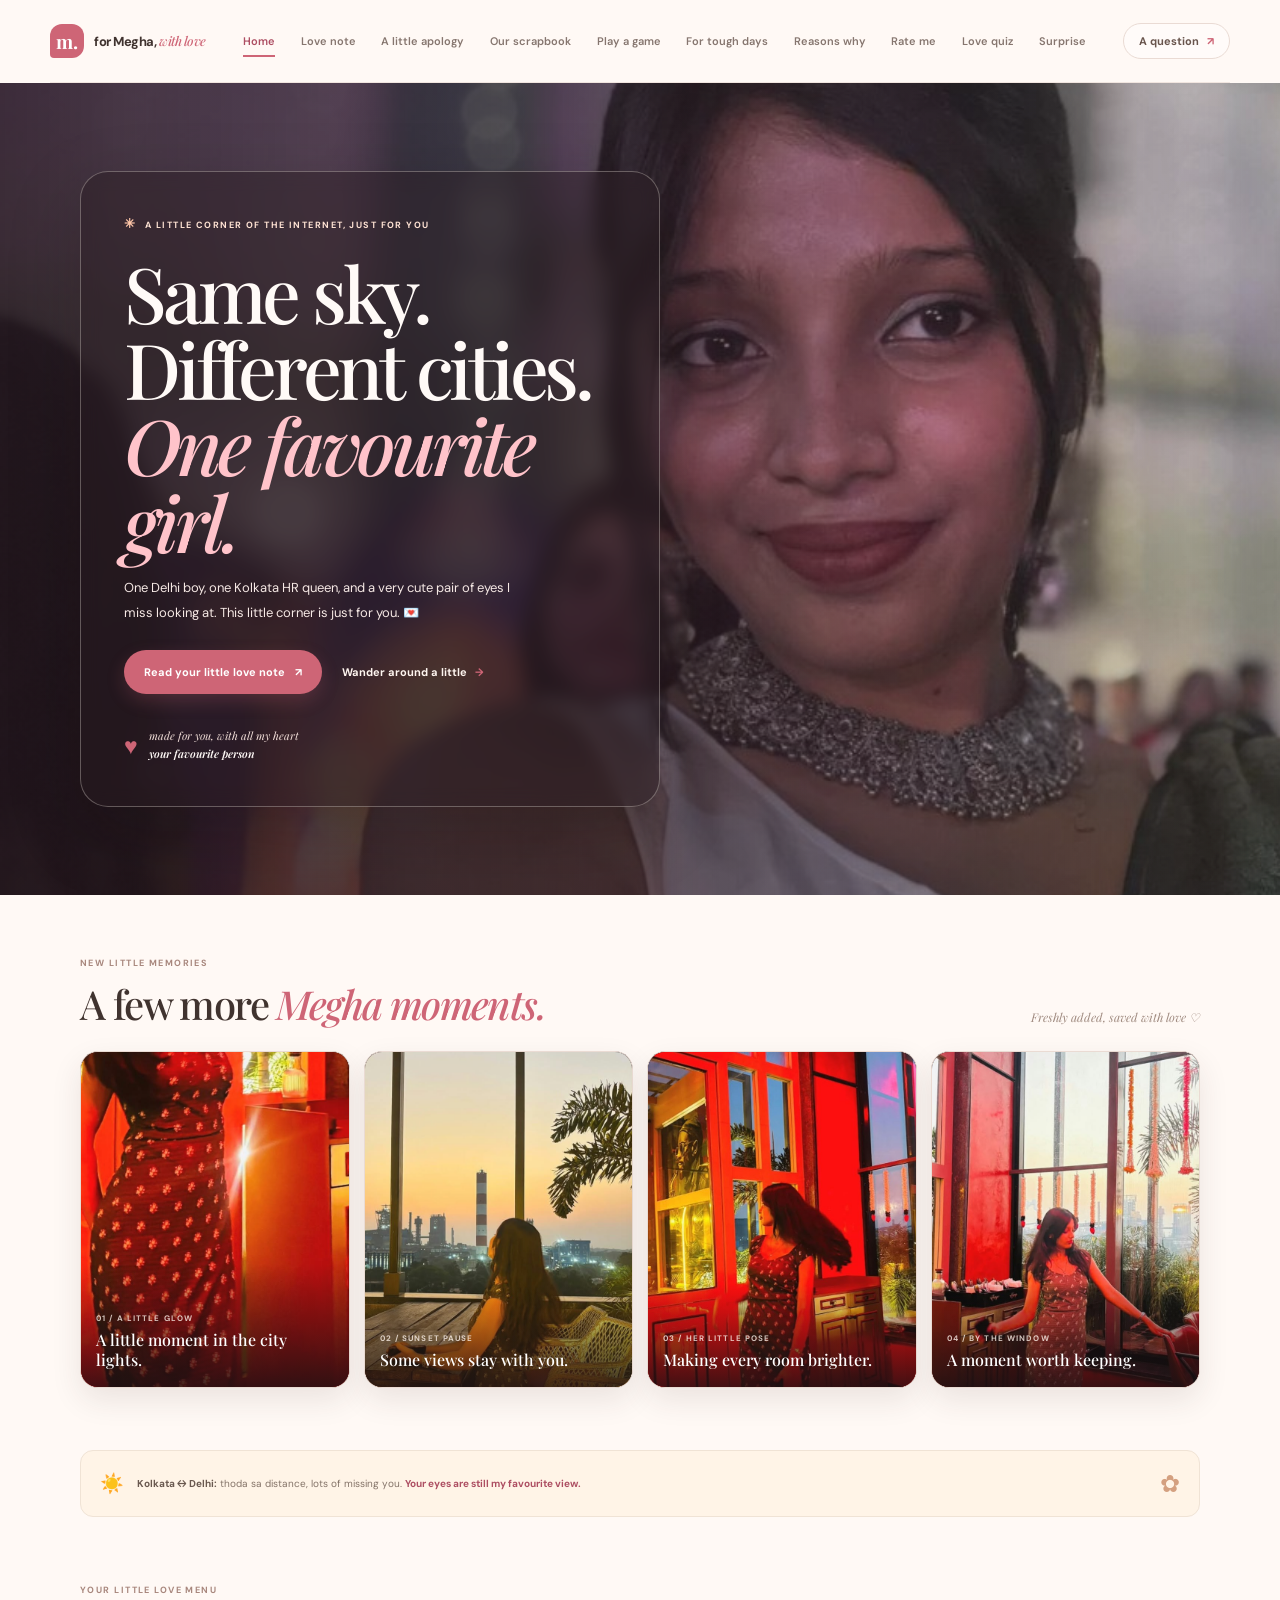
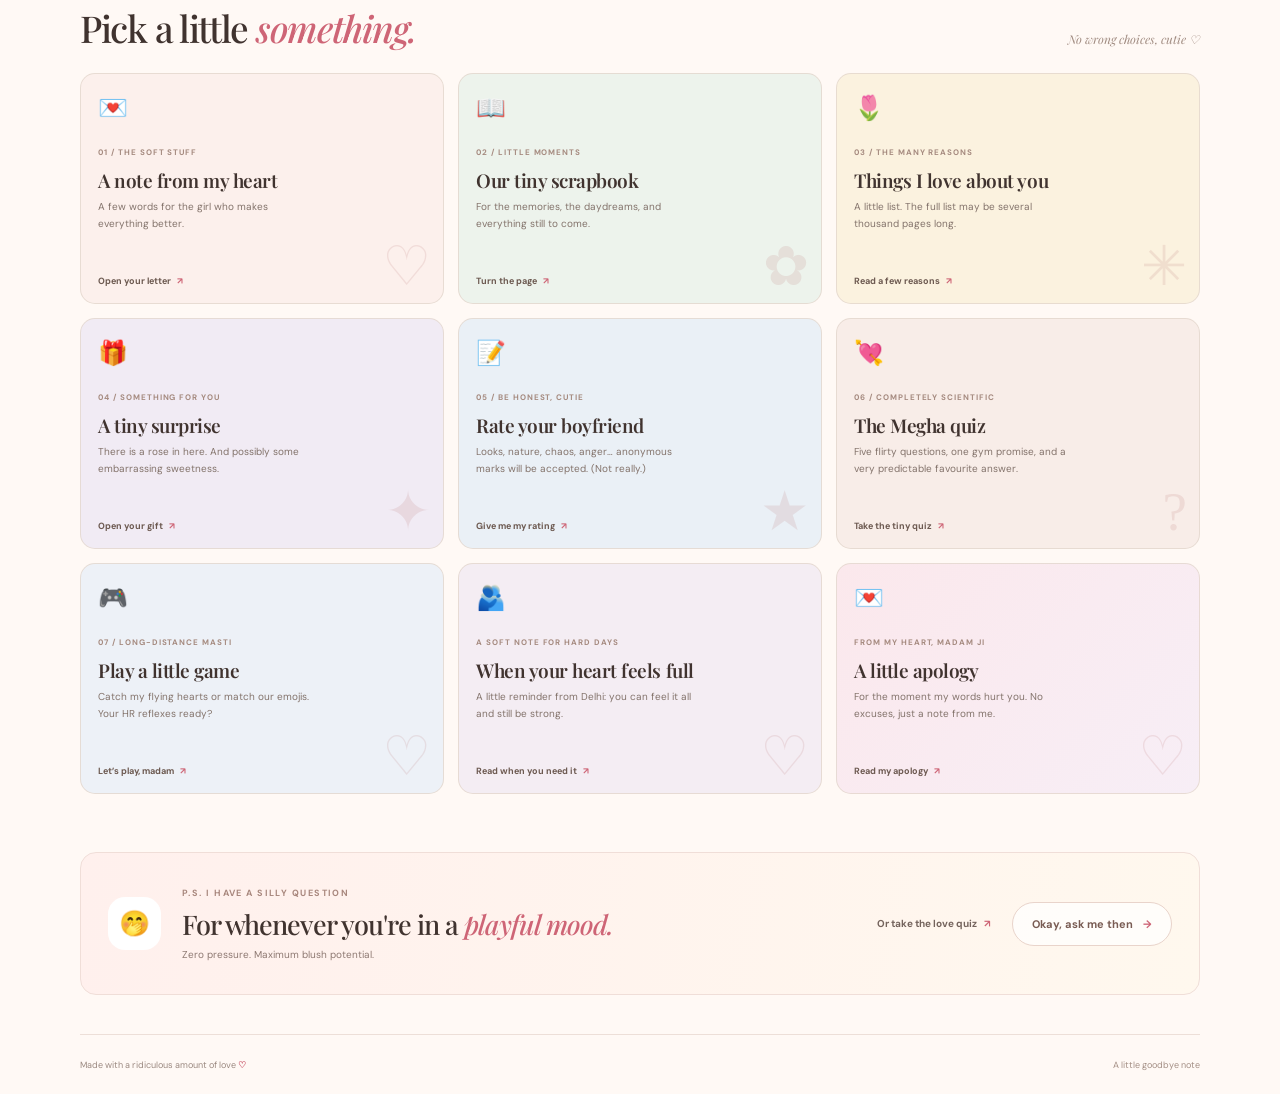
<file: index.html>
<!doctype html>
<html lang="en">
<head>
  <meta charset="utf-8">
  <meta name="viewport" content="width=device-width, initial-scale=1">
  <meta name="theme-color" content="#fff8f4">
  <meta name="description" content="A little corner of the internet, made with love for Megha Sinha.">
  <title>For Megha, with love ♡</title>
  <link rel="preconnect" href="https://fonts.googleapis.com">
  <link rel="preconnect" href="https://fonts.gstatic.com" crossorigin>
  <link href="https://fonts.googleapis.com/css2?family=DM+Sans:wght@400;500;600;700&family=Playfair+Display:ital,wght@0,500;0,600;0,700;1,500;1,600&display=swap" rel="stylesheet">
  <link rel="stylesheet" href="/static/styles.css">
</head>
<body>
  <header class="site-header">
    <a class="brand" href="/home" aria-label="Megha, home"><span class="brand-mark">m.</span><span>for Megha, <em>with love</em></span></a>
    <nav class="site-nav" aria-label="Main navigation">
      <a class="active" href="/home">Home</a><a href="/love">Love note</a><a href="/sorry">A little apology</a><a href="/memories">Our scrapbook</a><a href="/game">Play a game</a><a href="/promise">For tough days</a><a href="/reasons">Reasons why</a><a href="/rate">Rate me</a><a href="/quiz">Love quiz</a><a href="/surprise">Surprise</a>
    </nav>
    <a class="header-pill" href="/question">A question <span>↗</span></a>
  </header>

  <main>
    <section class="home-hero">
      <img class="home-hero-background" src="/static/photos/megha-garba-portrait.jpg" alt="Megha smiling in her green saree" fetchpriority="high">
      <div class="hero-copy">
        <div class="eyebrow"><span class="sparkle">✳</span> A LITTLE CORNER OF THE INTERNET, JUST FOR YOU</div>
        <h1>Same sky.<br>Different cities.<br><em>One favourite girl.</em></h1>
        <p class="hero-description">One Delhi boy, one Kolkata HR queen, and a very cute pair of eyes I miss looking at. This little corner is just for you. 💌</p>
        <div class="hero-actions"><a class="button button-primary" href="/love">Read your little love note <span>↗</span></a><a class="text-link" href="/memories">Wander around a little <span>→</span></a></div>
        <div class="hero-signature"><span class="signature-heart">♥</span><span>made for you, with all my heart<br><strong>your favourite person</strong></span></div>
      </div>
    </section>

    <section class="home-moments" aria-labelledby="home-moments-title">
      <div class="home-moments-heading">
        <div><p class="eyebrow">NEW LITTLE MEMORIES</p><h2 id="home-moments-title">A few more <em>Megha moments.</em></h2></div>
        <span>Freshly added, saved with love ♡</span>
      </div>
      <div class="home-moments-grid">
        <figure class="home-moment-card">
          <img src="/static/photos/megha-evening-look.jpg" alt="Megha in a black floral outfit under warm evening lights" loading="lazy">
          <figcaption><span>01 / A LITTLE GLOW</span><strong>A little moment in the city lights.</strong></figcaption>
        </figure>
        <figure class="home-moment-card">
          <img src="/static/photos/megha-sunset-view.jpg" alt="Megha looking out at the sunset from a rooftop" loading="lazy">
          <figcaption><span>02 / SUNSET PAUSE</span><strong>Some views stay with you.</strong></figcaption>
        </figure>
        <figure class="home-moment-card">
          <img src="/static/photos/megha-red-room.jpg" alt="Megha in her floral outfit in a bright red room" loading="lazy">
          <figcaption><span>03 / HER LITTLE POSE</span><strong>Making every room brighter.</strong></figcaption>
        </figure>
        <figure class="home-moment-card">
          <img src="/static/photos/megha-window-moment.jpg" alt="Megha by a tall window in her floral dress" loading="lazy">
          <figcaption><span>04 / BY THE WINDOW</span><strong>A moment worth keeping.</strong></figcaption>
        </figure>
      </div>
    </section>

    <section class="welcome-strip"><span class="strip-icon">☀️</span><p><strong>Kolkata ↔ Delhi:</strong> thoda sa distance, lots of missing you. <span>Your eyes are still my favourite view.</span></p><span class="strip-flower">✿</span></section>

    <section class="section-block">
      <div class="section-heading"><div><p class="eyebrow">YOUR LITTLE LOVE MENU</p><h2>Pick a little <em>something.</em></h2></div><span class="section-side-note">No wrong choices, cutie ♡</span></div>
      <div class="feature-grid">
        <a class="feature-card feature-letter" href="/love"><span class="feature-emoji">💌</span><span class="feature-count">01 / THE SOFT STUFF</span><h3>A note from my heart</h3><p>A few words for the girl who makes everything better.</p><span class="feature-link">Open your letter <b>↗</b></span><span class="feature-decoration">♡</span></a>
        <a class="feature-card feature-scrapbook" href="/memories"><span class="feature-emoji">📖</span><span class="feature-count">02 / LITTLE MOMENTS</span><h3>Our tiny scrapbook</h3><p>For the memories, the daydreams, and everything still to come.</p><span class="feature-link">Turn the page <b>↗</b></span><span class="feature-decoration">✿</span></a>
        <a class="feature-card feature-reasons" href="/reasons"><span class="feature-emoji">🌷</span><span class="feature-count">03 / THE MANY REASONS</span><h3>Things I love about you</h3><p>A little list. The full list may be several thousand pages long.</p><span class="feature-link">Read a few reasons <b>↗</b></span><span class="feature-decoration">✳</span></a>
        <a class="feature-card feature-surprise" href="/surprise"><span class="feature-emoji">🎁</span><span class="feature-count">04 / SOMETHING FOR YOU</span><h3>A tiny surprise</h3><p>There is a rose in here. And possibly some embarrassing sweetness.</p><span class="feature-link">Open your gift <b>↗</b></span><span class="feature-decoration">✦</span></a>
        <a class="feature-card feature-rate" href="/rate"><span class="feature-emoji">📝</span><span class="feature-count">05 / BE HONEST, CUTIE</span><h3>Rate your boyfriend</h3><p>Looks, nature, chaos, anger… anonymous marks will be accepted. (Not really.)</p><span class="feature-link">Give me my rating <b>↗</b></span><span class="feature-decoration">★</span></a>
        <a class="feature-card feature-quiz" href="/quiz"><span class="feature-emoji">💘</span><span class="feature-count">06 / COMPLETELY SCIENTIFIC</span><h3>The Megha quiz</h3><p>Five flirty questions, one gym promise, and a very predictable favourite answer.</p><span class="feature-link">Take the tiny quiz <b>↗</b></span><span class="feature-decoration">?</span></a>
        <a class="feature-card feature-game" href="/game"><span class="feature-emoji">🎮</span><span class="feature-count">07 / LONG-DISTANCE MASTI</span><h3>Play a little game</h3><p>Catch my flying hearts or match our emojis. Your HR reflexes ready?</p><span class="feature-link">Let’s play, madam <b>↗</b></span><span class="feature-decoration">♡</span></a>
        <a class="feature-card feature-promise" href="/promise"><span class="feature-emoji">🫂</span><span class="feature-count">A SOFT NOTE FOR HARD DAYS</span><h3>When your heart feels full</h3><p>A little reminder from Delhi: you can feel it all and still be strong.</p><span class="feature-link">Read when you need it <b>↗</b></span><span class="feature-decoration">♡</span></a>
        <a class="feature-card feature-sorry" href="/sorry"><span class="feature-emoji">💌</span><span class="feature-count">FROM MY HEART, MADAM JI</span><h3>A little apology</h3><p>For the moment my words hurt you. No excuses, just a note from me.</p><span class="feature-link">Read my apology <b>↗</b></span><span class="feature-decoration">♡</span></a>
      </div>
    </section>

    <section class="question-banner"><span class="question-banner-emoji">🤭</span><div><p class="eyebrow">P.S. I HAVE A SILLY QUESTION</p><h2>For whenever you're in a <em>playful mood.</em></h2><p>Zero pressure. Maximum blush potential.</p></div><a class="text-link quiz-banner-link" href="/quiz">Or take the love quiz <span>↗</span></a><a class="button button-outline" href="/question">Okay, ask me then <span>→</span></a></section>
    <footer class="site-footer"><span>Made with a ridiculous amount of love <b>♡</b></span><a href="/goodbye">A little goodbye note</a></footer>
  </main>
</body>
</html>
</file>
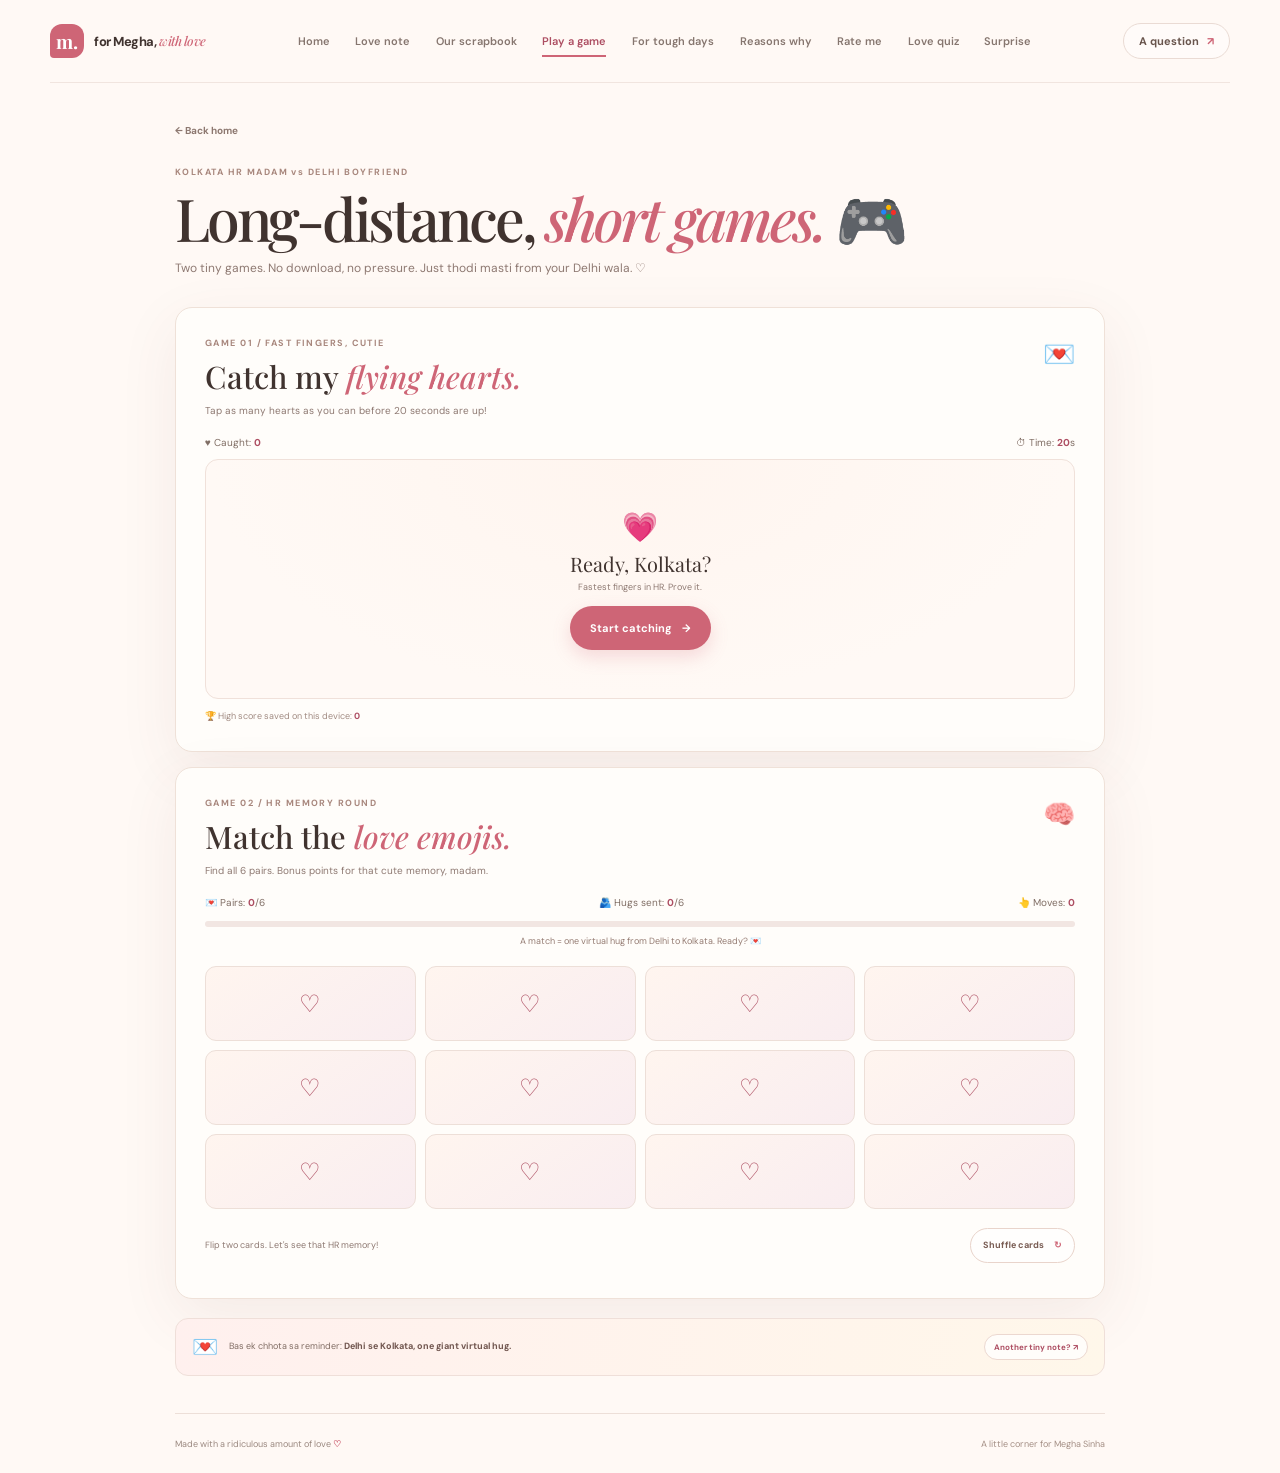
<file: game.html>
<!doctype html>
<html lang="en">
<head>
  <meta charset="utf-8"><meta name="viewport" content="width=device-width, initial-scale=1">
  <meta name="theme-color" content="#fff8f4">
  <meta name="description" content="Two cute, long-distance games for Megha, with love from Delhi.">
  <title>Delhi–Kolkata love games 🎮</title>
  <link rel="preconnect" href="https://fonts.googleapis.com"><link rel="preconnect" href="https://fonts.gstatic.com" crossorigin>
  <link href="https://fonts.googleapis.com/css2?family=DM+Sans:wght@400;500;600;700&family=Playfair+Display:ital,wght@0,500;0,600;0,700;1,500;1,600&display=swap" rel="stylesheet">
  <link rel="stylesheet" href="/static/styles.css">
</head>
<body>
  <header class="site-header"><a class="brand" href="/"><span class="brand-mark">m.</span><span>for Megha, <em>with love</em></span></a><nav class="site-nav" aria-label="Main navigation"><a href="/">Home</a><a href="/love">Love note</a><a href="/memories">Our scrapbook</a><a class="active" href="/game">Play a game</a><a href="/promise">For tough days</a><a href="/reasons">Reasons why</a><a href="/rate">Rate me</a><a href="/quiz">Love quiz</a><a href="/surprise">Surprise</a></nav><a class="header-pill" href="/question">A question <span>↗</span></a></header>
  <main class="inner-page games-page">
    <a class="back-link" href="/">← Back home</a>
    <section class="page-intro"><p class="eyebrow">KOLKATA HR MADAM vs DELHI BOYFRIEND</p><h1>Long-distance, <em>short games.</em> 🎮</h1><p>Two tiny games. No download, no pressure. Just thodi masti from your Delhi wala. ♡</p></section>

    <section class="game-card catch-card">
      <div class="game-card-heading"><div><p class="eyebrow">GAME 01 / FAST FINGERS, CUTIE</p><h2>Catch my <em>flying hearts.</em></h2><p>Tap as many hearts as you can before 20 seconds are up!</p></div><span class="game-heading-emoji">💌</span></div>
      <div class="catch-stats"><span>♥ Caught: <strong id="heart-score">0</strong></span><span>⏱ Time: <strong id="heart-timer">20</strong>s</span></div>
      <div class="catch-arena" id="catch-arena" aria-label="Game area: tap the hearts as they appear">
        <div class="arena-welcome" id="arena-welcome"><span>💗</span><p>Ready, Kolkata?</p><small>Fastest fingers in HR. Prove it.</small><button class="button button-primary" id="start-catch" type="button">Start catching <span>→</span></button></div>
        <p class="catch-finish" id="catch-finish" hidden aria-live="polite"></p>
      </div>
      <p class="game-footnote">🏆 High score saved on this device: <strong id="heart-best">0</strong></p>
    </section>

    <section class="game-card match-card">
      <div class="game-card-heading"><div><p class="eyebrow">GAME 02 / HR MEMORY ROUND</p><h2>Match the <em>love emojis.</em></h2><p>Find all 6 pairs. Bonus points for that cute memory, madam.</p></div><span class="game-heading-emoji">🧠</span></div>
      <div class="match-stats"><span>💌 Pairs: <strong id="match-pairs">0</strong>/6</span><span>🫂 Hugs sent: <strong id="hug-count">0</strong>/6</span><span>👆 Moves: <strong id="match-moves">0</strong></span></div>
      <div class="hug-progress" id="hug-progress" role="progressbar" aria-label="Virtual hugs delivered" aria-valuemin="0" aria-valuemax="6" aria-valuenow="0"><span id="hug-progress-bar"></span></div>
      <p class="hug-status" id="hug-status" aria-live="polite">A match = one virtual hug from Delhi to Kolkata. Ready? 💌</p>
      <div class="match-board" id="match-board" aria-label="Love emoji matching game"></div>
      <div class="match-footer"><p class="match-message" id="match-message" aria-live="polite">Flip two cards. Let's see that HR memory!</p><button class="button button-outline" id="restart-match" type="button">Shuffle cards <span>↻</span></button></div>
      <section class="hug-celebration" id="hug-celebration" aria-live="polite" hidden>
        <div class="hug-confetti" aria-hidden="true">✦　♡　✿　♡　✦</div>
        <p class="eyebrow">ALL 6 HUGS DELIVERED</p>
        <h3>Delhi <span>→</span> Kolkata<br><em>hug successfully delivered!</em></h3>
        <p class="hug-love-copy">Distance ne try toh kiya. But look, you're together now. 🫂</p>
        <div class="hug-photos" aria-label="A little Delhi-to-Kolkata couple hug">
          <img src="/static/photos/delhi-boy.webp" alt="Your Delhi boy, sending his hug" loading="lazy">
          <div class="hug-animation" aria-hidden="true"><span>🫂</span><i>♥</i></div>
          <img src="/static/photos/megha-selfie.webp" alt="Megha in Kolkata, receiving her hug" loading="lazy">
        </div>
        <p class="hug-signoff">Tight squeeze, madam. Hold for 8 seconds. ♡</p>
        <button class="button button-primary" id="play-again-match" type="button">One more hug? <span>💗</span></button>
      </section>
    </section>

    <section class="tiny-note-card"><span>💌</span><p>Bas ek chhota sa reminder: <strong>Delhi se Kolkata, one giant virtual hug.</strong></p><button id="next-note" type="button" aria-label="Show another tiny love note">Another tiny note? ↗</button></section>
    <footer class="site-footer"><span>Made with a ridiculous amount of love <b>♡</b></span><a href="/">A little corner for Megha Sinha</a></footer>
  </main>
  <script src="/static/script.js" defer></script>
</body>
</html>
</file>
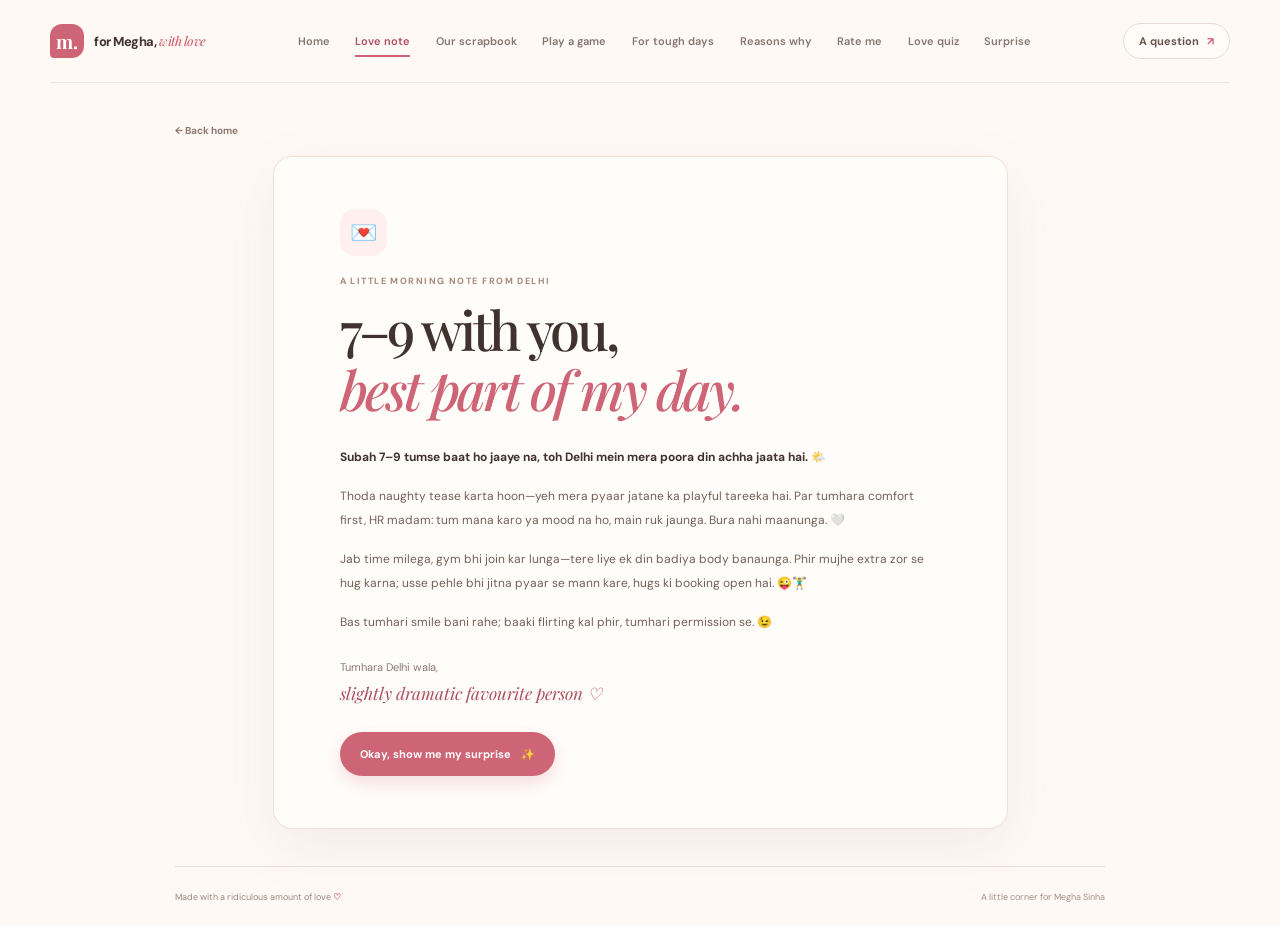
<file: love.html>
<!doctype html>
<html lang="en">
<head>
  <meta charset="utf-8">
  <meta name="viewport" content="width=device-width, initial-scale=1">
  <meta name="theme-color" content="#fff8f4">
  <title>A little love letter for Megha 💌</title>
  <link rel="preconnect" href="https://fonts.googleapis.com">
  <link rel="preconnect" href="https://fonts.gstatic.com" crossorigin>
  <link href="https://fonts.googleapis.com/css2?family=DM+Sans:wght@400;500;600;700&family=Playfair+Display:ital,wght@0,500;0,600;0,700;1,500;1,600&display=swap" rel="stylesheet">
  <link rel="stylesheet" href="/static/styles.css">
</head>
<body>
  <header class="site-header"><a class="brand" href="/"><span class="brand-mark">m.</span><span>for Megha, <em>with love</em></span></a><nav class="site-nav" aria-label="Main navigation"><a href="/">Home</a><a class="active" href="/love">Love note</a><a href="/memories">Our scrapbook</a><a href="/game">Play a game</a><a href="/promise">For tough days</a><a href="/reasons">Reasons why</a><a href="/rate">Rate me</a><a href="/quiz">Love quiz</a><a href="/surprise">Surprise</a></nav><a class="header-pill" href="/question">A question <span>↗</span></a></header>
  <main class="inner-page">
    <a class="back-link" href="/">← Back home</a>
    <article class="letter-card">
      <div class="letter-stamp" aria-hidden="true">💌</div>
      <p class="eyebrow">A LITTLE MORNING NOTE FROM DELHI</p>
      <h1>7–9 with you,<br><em>best part of my day.</em></h1>
      <div class="letter-body">
        <p>Subah 7–9 tumse baat ho jaaye na, toh Delhi mein mera poora din achha jaata hai. 🌤️</p>
        <p>Thoda naughty tease karta hoon—yeh mera pyaar jatane ka playful tareeka hai. Par tumhara comfort first, HR madam: tum mana karo ya mood na ho, main ruk jaunga. Bura nahi maanunga. 🤍</p>
        <p>Jab time milega, gym bhi join kar lunga—tere liye ek din badiya body banaunga. Phir mujhe extra zor se hug karna; usse pehle bhi jitna pyaar se mann kare, hugs ki booking open hai. 😜🏋️‍♂️</p>
        <p>Bas tumhari smile bani rahe; baaki flirting kal phir, tumhari permission se. 😉</p>
      </div>
      <p class="letter-signoff">Tumhara Delhi wala,<br><span>slightly dramatic favourite person ♡</span></p>
      <a class="button button-primary" href="/surprise">Okay, show me my surprise <span>✨</span></a>
    </article>
    <footer class="site-footer"><span>Made with a ridiculous amount of love <b>♡</b></span><a href="/">A little corner for Megha Sinha</a></footer>
  </main>
</body>
</html>
</file>
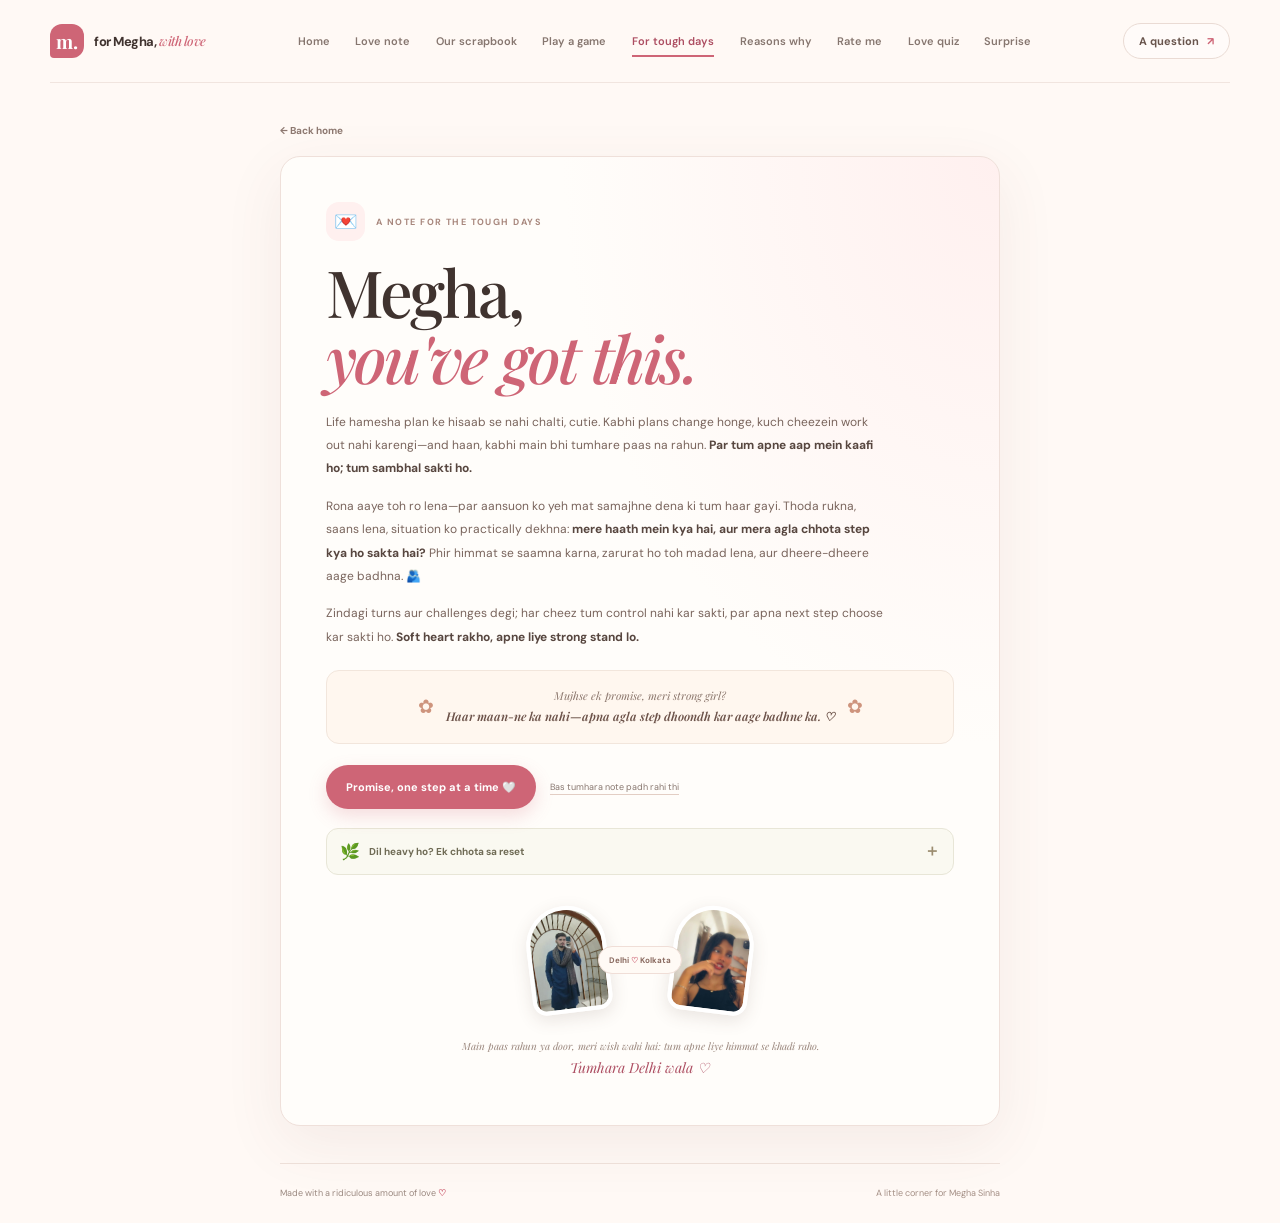
<file: promise.html>
<!doctype html>
<html lang="en">
<head>
  <meta charset="utf-8"><meta name="viewport" content="width=device-width, initial-scale=1">
  <meta name="theme-color" content="#fff8f4">
  <meta name="description" content="A little note about life's twists, practical courage and always moving forward.">
  <title>For tough days: one step at a time 🤍</title>
  <link rel="preconnect" href="https://fonts.googleapis.com"><link rel="preconnect" href="https://fonts.gstatic.com" crossorigin>
  <link href="https://fonts.googleapis.com/css2?family=DM+Sans:wght@400;500;600;700&family=Playfair+Display:ital,wght@0,500;0,600;0,700;1,500;1,600&display=swap" rel="stylesheet">
  <link rel="stylesheet" href="/static/styles.css">
</head>
<body>
  <header class="site-header"><a class="brand" href="/"><span class="brand-mark">m.</span><span>for Megha, <em>with love</em></span></a><nav class="site-nav" aria-label="Main navigation"><a href="/">Home</a><a href="/love">Love note</a><a href="/memories">Our scrapbook</a><a href="/game">Play a game</a><a class="active" href="/promise">For tough days</a><a href="/reasons">Reasons why</a><a href="/rate">Rate me</a><a href="/quiz">Love quiz</a><a href="/surprise">Surprise</a></nav><a class="header-pill" href="/question">A question <span>↗</span></a></header>
  <main class="inner-page promise-page">
    <a class="back-link" href="/">← Back home</a>
    <article class="promise-card">
      <div class="promise-topline"><span class="promise-envelope">💌</span><p class="eyebrow">A NOTE FOR THE TOUGH DAYS</p></div>
      <h1>Megha,<br><em>you've got this.</em></h1>
      <div class="promise-note">
        <p>Life hamesha plan ke hisaab se nahi chalti, cutie. Kabhi plans change honge, kuch cheezein work out nahi karengi—and haan, kabhi main bhi tumhare paas na rahun. <strong>Par tum apne aap mein kaafi ho; tum sambhal sakti ho.</strong></p>
        <p>Rona aaye toh ro lena—par aansuon ko yeh mat samajhne dena ki tum haar gayi. Thoda rukna, saans lena, situation ko practically dekhna: <strong>mere haath mein kya hai, aur mera agla chhota step kya ho sakta hai?</strong> Phir himmat se saamna karna, zarurat ho toh madad lena, aur dheere-dheere aage badhna. 🫂</p>
        <p>Zindagi turns aur challenges degi; har cheez tum control nahi kar sakti, par apna next step choose kar sakti ho. <strong>Soft heart rakho, apne liye strong stand lo.</strong></p>
      </div>
      <div class="promise-rule"><span>✿</span><p>Mujhse ek promise, meri strong girl?<br><strong>Haar maan-ne ka nahi—apna agla step dhoondh kar aage badhne ka. ♡</strong></p><span>✿</span></div>
      <div class="promise-actions">
        <button class="button button-primary" id="promise-button" type="button">Promise, one step at a time 🤍</button>
        <button class="promise-reset-button" id="reset-button" type="button">Bas tumhara note padh rahi thi</button>
      </div>
      <p class="promise-response" id="promise-response" aria-live="polite" hidden></p>
      <section class="soft-reset">
        <button class="soft-reset-toggle" id="soft-reset-toggle" type="button" aria-expanded="false" aria-controls="soft-reset-content"><span>🌿</span> Dil heavy ho? Ek chhota sa reset <span class="soft-reset-arrow">＋</span></button>
        <div class="soft-reset-content" id="soft-reset-content" hidden>
          <p>Jab sab kuch ek saath lage, bas yahin se shuru karo:</p>
          <ol><li>Ruko. Ek aaram ki saans lo. Abhi sab solve karna zaroori nahi.</li><li>Jo hua usse aur jo tum assume kar rahi ho, unhe alag-alag socho.</li><li>Ek chhota agla step chuno. Zaroorat ho toh kisi bharosemand insaan se help maango.</li></ol>
          <p class="reset-signoff">Practical hona = apni feelings ko sunna, phir apne liye sahi step lena. 🤍</p>
        </div>
      </section>
      <div class="promise-photo-strip">
        <img src="/static/photos/delhi-boy.webp" alt="Your Delhi boy, sending you a little love" loading="lazy">
        <span aria-hidden="true">Delhi <b>♡</b> Kolkata</span>
        <img src="/static/photos/megha-selfie.webp" alt="Megha, loved just as she is" loading="lazy">
      </div>
      <p class="promise-signoff">Main paas rahun ya door, meri wish wahi hai: tum apne liye himmat se khadi raho.<br><span>Tumhara Delhi wala ♡</span></p>
    </article>
    <footer class="site-footer"><span>Made with a ridiculous amount of love <b>♡</b></span><a href="/">A little corner for Megha Sinha</a></footer>
  </main>
  <script src="/static/script.js" defer></script>
</body>
</html>
</file>
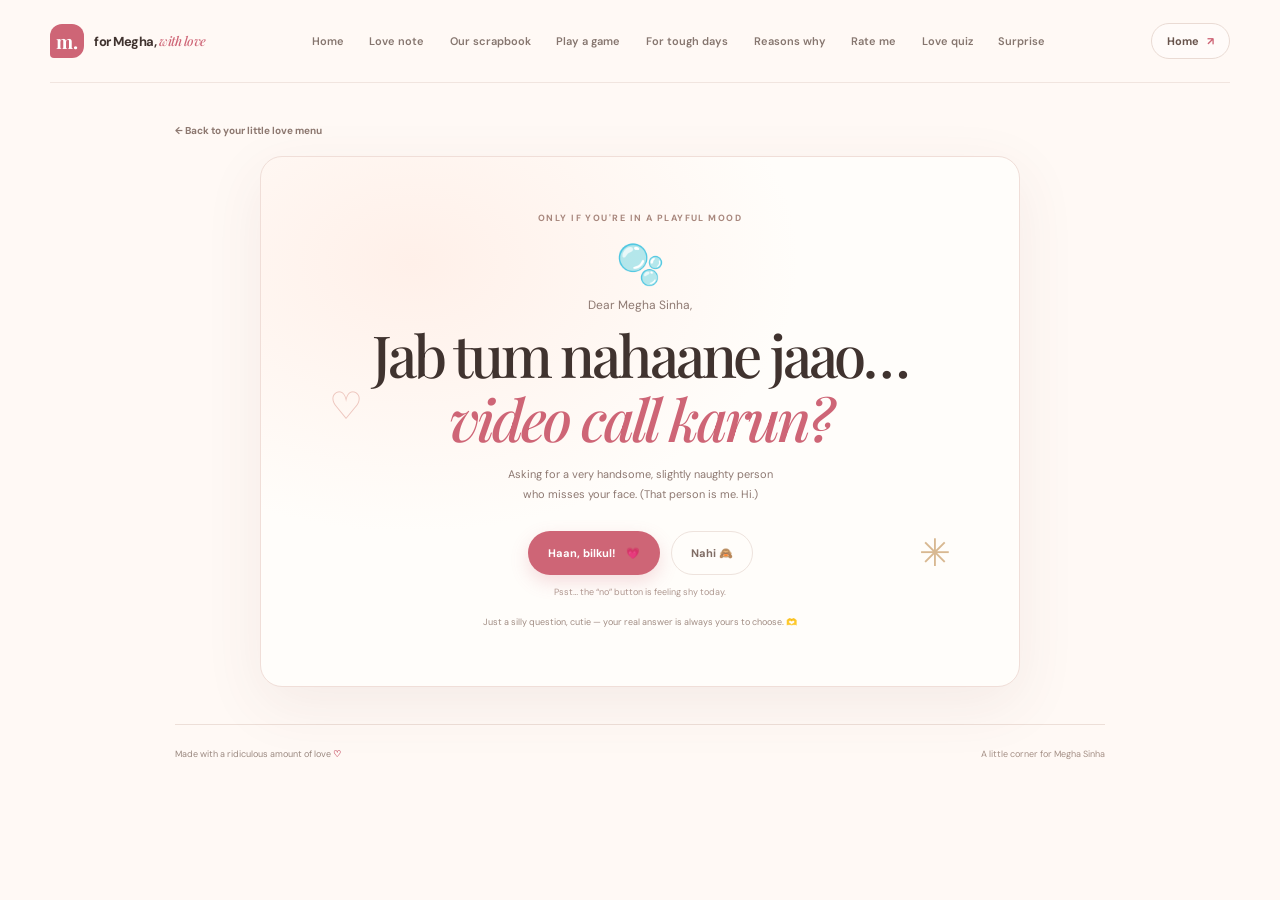
<file: question.html>
<!doctype html>
<html lang="en">
<head>
  <meta charset="utf-8"><meta name="viewport" content="width=device-width, initial-scale=1">
  <meta name="theme-color" content="#fff8f4">
  <title>A silly question for Megha 🤭</title>
  <link rel="preconnect" href="https://fonts.googleapis.com"><link rel="preconnect" href="https://fonts.gstatic.com" crossorigin>
  <link href="https://fonts.googleapis.com/css2?family=DM+Sans:wght@400;500;600;700&family=Playfair+Display:ital,wght@0,500;0,600;0,700;1,500;1,600&display=swap" rel="stylesheet">
  <link rel="stylesheet" href="/static/styles.css">
</head>
<body>
  <header class="site-header"><a class="brand" href="/"><span class="brand-mark">m.</span><span>for Megha, <em>with love</em></span></a><nav class="site-nav" aria-label="Main navigation"><a href="/">Home</a><a href="/love">Love note</a><a href="/memories">Our scrapbook</a><a href="/game">Play a game</a><a href="/promise">For tough days</a><a href="/reasons">Reasons why</a><a href="/rate">Rate me</a><a href="/quiz">Love quiz</a><a href="/surprise">Surprise</a></nav><a class="header-pill" href="/">Home <span>↗</span></a></header>
  <main class="inner-page">
    <a class="back-link" href="/">← Back to your little love menu</a>
    <section class="question-page-card">
      <div class="question-deco deco-left">♡</div><div class="question-deco deco-right">✳</div>
      <p class="eyebrow">ONLY IF YOU'RE IN A PLAYFUL MOOD</p><div class="question-bubbles">🫧</div><p class="question-greeting">Dear Megha Sinha,</p>
      <h1>Jab tum nahaane jaao…<br><em>video call karun?</em></h1>
      <p class="question-subtitle">Asking for a very handsome, slightly naughty person<br class="desktop-break"> who misses your face. (That person is me. Hi.)</p>
      <div class="button-row" id="button-area"><button class="button button-primary" id="yes-button" type="button">Haan, bilkul! <span>💗</span></button><button class="button button-soft" id="no-button" type="button">Nahi 🙈</button></div>
      <p class="tiny-note">Psst… the “no” button is feeling shy today.</p><p class="answer-message" id="answer-message" aria-live="polite"></p>
      <p class="consent-note">Just a silly question, cutie — your real answer is always yours to choose. 🫶</p>
    </section>
    <footer class="site-footer"><span>Made with a ridiculous amount of love <b>♡</b></span><a href="/">A little corner for Megha Sinha</a></footer>
  </main>
  <script src="/static/script.js" defer></script>
</body>
</html>
</file>
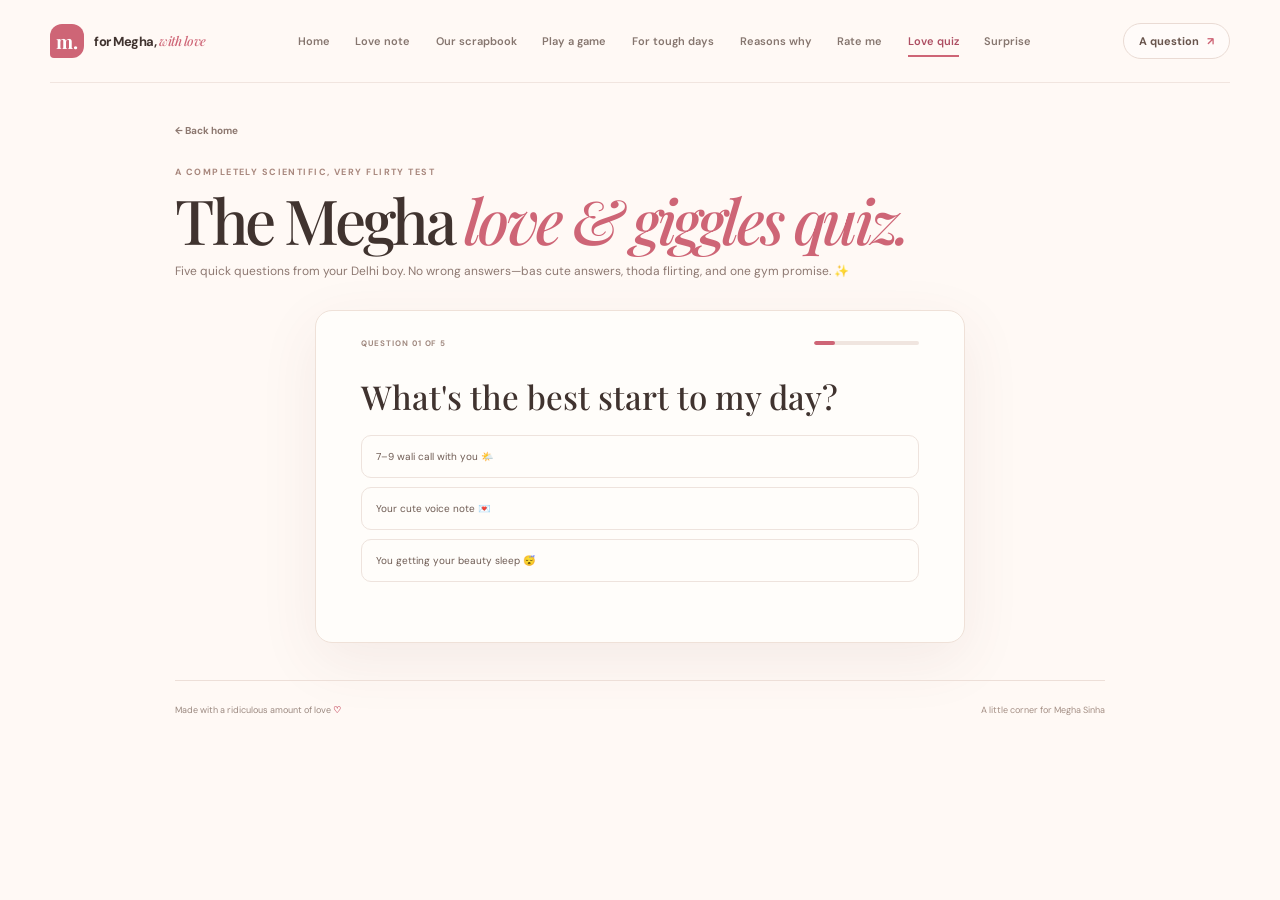
<file: quiz.html>
<!doctype html>
<html lang="en">
<head>
  <meta charset="utf-8"><meta name="viewport" content="width=device-width, initial-scale=1">
  <meta name="theme-color" content="#fff8f4">
  <title>The very important Megha quiz 💘</title>
  <link rel="preconnect" href="https://fonts.googleapis.com"><link rel="preconnect" href="https://fonts.gstatic.com" crossorigin>
  <link href="https://fonts.googleapis.com/css2?family=DM+Sans:wght@400;500;600;700&family=Playfair+Display:ital,wght@0,500;0,600;0,700;1,500;1,600&display=swap" rel="stylesheet">
  <link rel="stylesheet" href="/static/styles.css">
</head>
<body>
  <header class="site-header"><a class="brand" href="/"><span class="brand-mark">m.</span><span>for Megha, <em>with love</em></span></a><nav class="site-nav" aria-label="Main navigation"><a href="/">Home</a><a href="/love">Love note</a><a href="/memories">Our scrapbook</a><a href="/game">Play a game</a><a href="/promise">For tough days</a><a href="/reasons">Reasons why</a><a href="/rate">Rate me</a><a class="active" href="/quiz">Love quiz</a><a href="/surprise">Surprise</a></nav><a class="header-pill" href="/question">A question <span>↗</span></a></header>
  <main class="inner-page">
    <a class="back-link" href="/">← Back home</a>
    <section class="page-intro"><p class="eyebrow">A COMPLETELY SCIENTIFIC, VERY FLIRTY TEST</p><h1>The Megha <em>love &amp; giggles quiz.</em></h1><p>Five quick questions from your Delhi boy. No wrong answers—bas cute answers, thoda flirting, and one gym promise. ✨</p></section>
    <section class="quiz-card" id="quiz-card">
      <div class="quiz-progress"><span id="quiz-progress-label">QUESTION 01 OF 05</span><div class="progress-track"><span id="quiz-progress-bar"></span></div></div>
      <h2 id="quiz-question">Ready, HR madam? 😏</h2>
      <div class="quiz-options" id="quiz-options"></div>
      <p class="quiz-feedback" id="quiz-feedback" aria-live="polite"></p>
      <div class="quiz-result" id="quiz-result" hidden><span class="quiz-result-emoji">🏆</span><h2 id="quiz-result-title">Megha-approved! <em>Obviously.</em></h2><p id="quiz-result-copy"></p><div class="quiz-answer-summary" id="quiz-answer-summary"></div><p class="quiz-result-signoff">Your prize: one very proud Delhi boy, unlimited morning-call requests, and a gym-buff hug someday (only when you want one). 🤭</p><button class="button button-primary" id="quiz-restart" type="button">Play again <span>↺</span></button></div>
    </section>
    <footer class="site-footer"><span>Made with a ridiculous amount of love <b>♡</b></span><a href="/">A little corner for Megha Sinha</a></footer>
  </main>
  <script src="/static/script.js" defer></script>
</body>
</html>
</file>
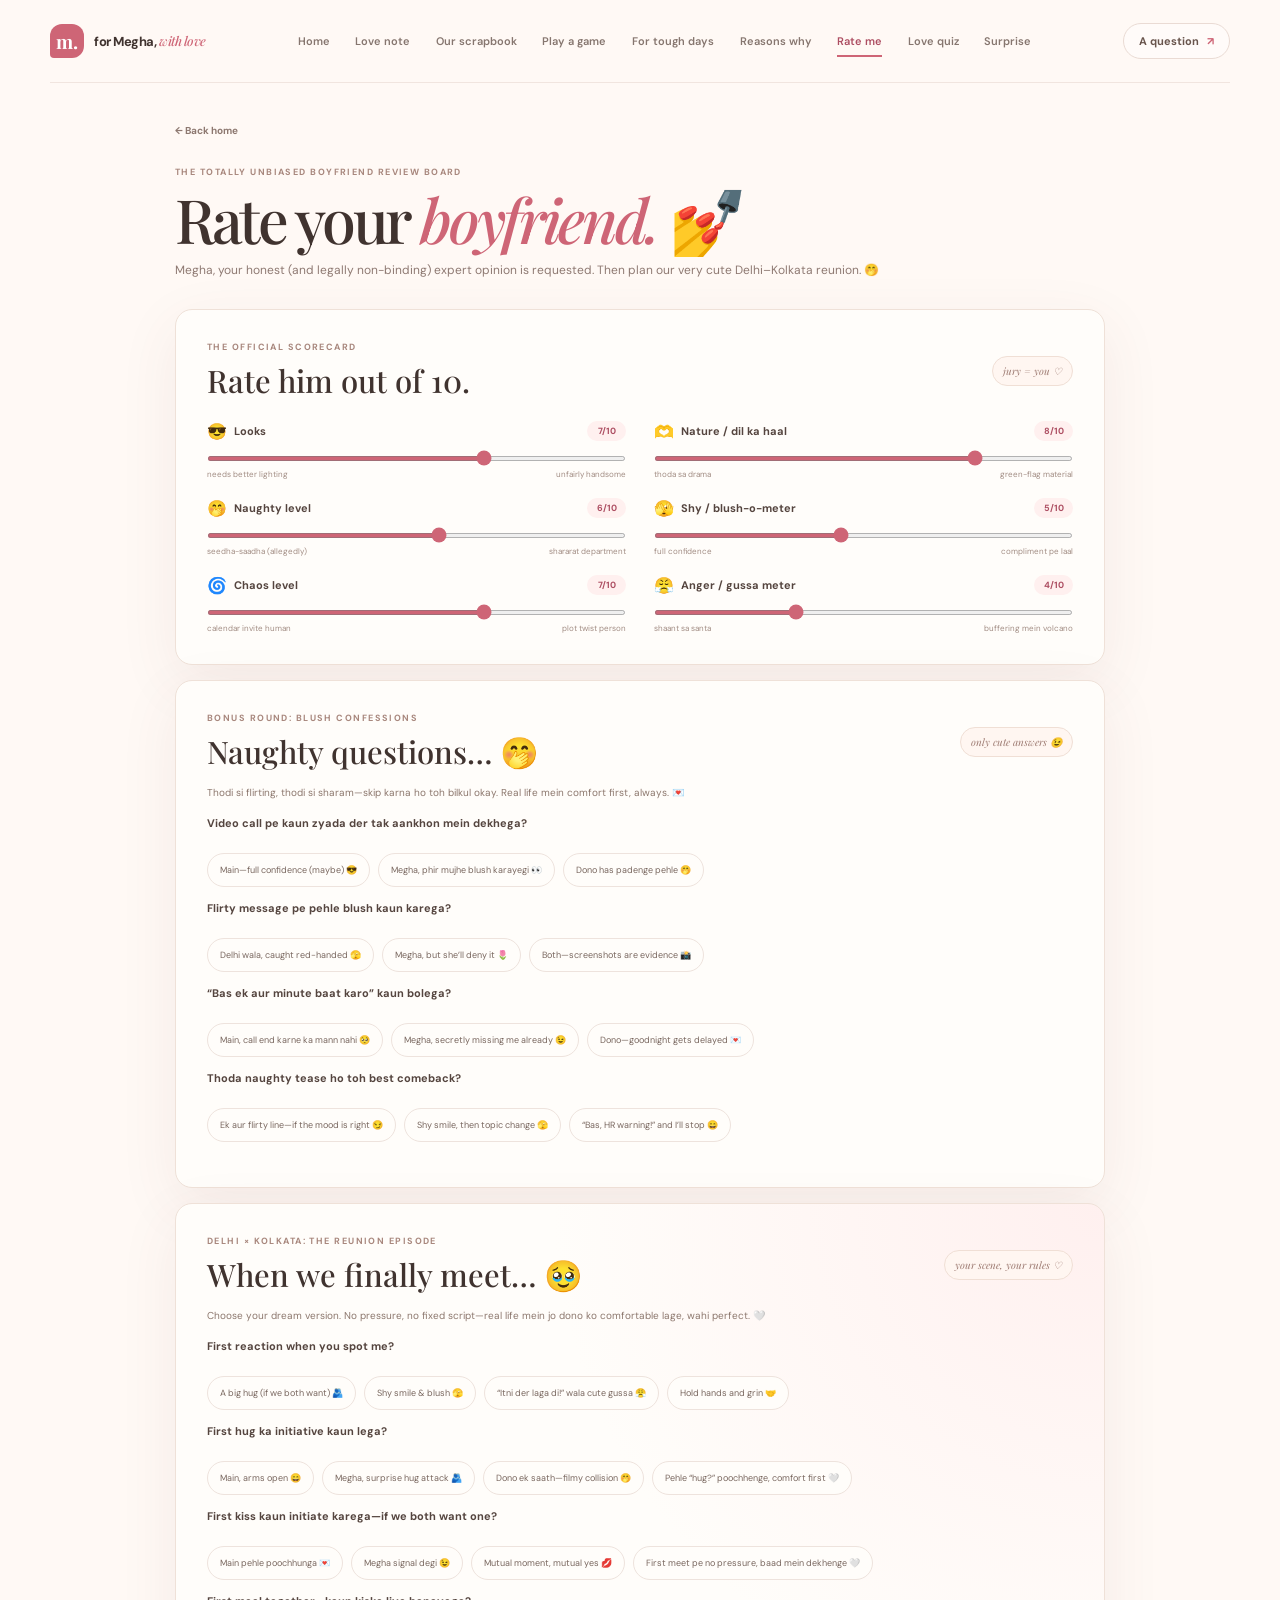
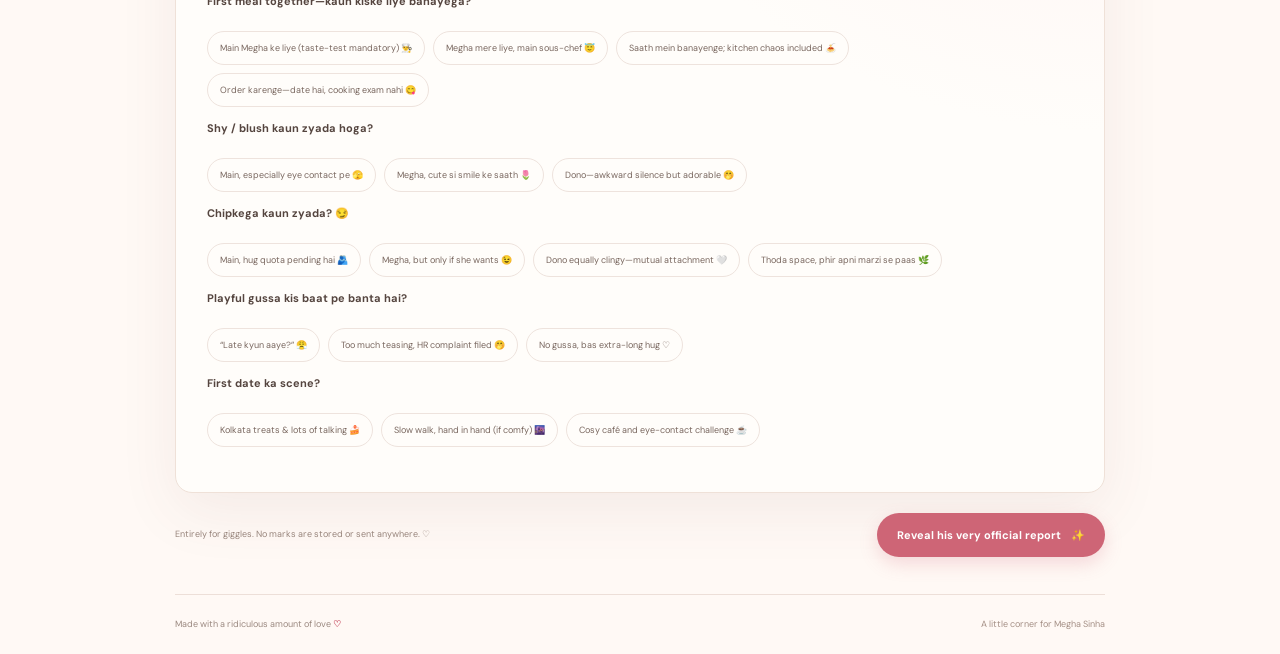
<file: rate.html>
<!doctype html>
<html lang="en">
<head>
  <meta charset="utf-8"><meta name="viewport" content="width=device-width, initial-scale=1">
  <meta name="theme-color" content="#fff8f4">
  <meta name="description" content="An extremely official, very unserious boyfriend rating form for Megha.">
  <title>Rate your boyfriend 💅</title>
  <link rel="preconnect" href="https://fonts.googleapis.com"><link rel="preconnect" href="https://fonts.gstatic.com" crossorigin>
  <link href="https://fonts.googleapis.com/css2?family=DM+Sans:wght@400;500;600;700&family=Playfair+Display:ital,wght@0,500;0,600;0,700;1,500;1,600&display=swap" rel="stylesheet">
  <link rel="stylesheet" href="/static/styles.css">
</head>
<body>
  <header class="site-header"><a class="brand" href="/"><span class="brand-mark">m.</span><span>for Megha, <em>with love</em></span></a><nav class="site-nav" aria-label="Main navigation"><a href="/">Home</a><a href="/love">Love note</a><a href="/memories">Our scrapbook</a><a href="/game">Play a game</a><a href="/promise">For tough days</a><a href="/reasons">Reasons why</a><a class="active" href="/rate">Rate me</a><a href="/quiz">Love quiz</a><a href="/surprise">Surprise</a></nav><a class="header-pill" href="/question">A question <span>↗</span></a></header>
  <main class="inner-page rating-page">
    <a class="back-link" href="/">← Back home</a>
    <section class="page-intro"><p class="eyebrow">THE TOTALLY UNBIASED BOYFRIEND REVIEW BOARD</p><h1>Rate your <em>boyfriend.</em> 💅</h1><p>Megha, your honest (and legally non-binding) expert opinion is requested. Then plan our very cute Delhi–Kolkata reunion. 🤭</p></section>

    <form class="rating-form" id="rating-form">
      <section class="rating-panel" aria-labelledby="rating-heading">
        <div class="rating-panel-heading"><div><p class="eyebrow">THE OFFICIAL SCORECARD</p><h2 id="rating-heading">Rate him out of 10.</h2></div><span class="rating-panel-sticker">jury = you ♡</span></div>
        <div class="rating-list">
          <div class="rating-item"><div class="rating-label-row"><label for="rating-looks"><span class="rating-emoji">😎</span> Looks</label><output for="rating-looks" id="output-looks">7/10</output></div><input class="rating-slider" id="rating-looks" name="looks" type="range" min="1" max="10" value="7" data-rating><div class="rating-scale"><span>needs better lighting</span><span>unfairly handsome</span></div></div>
          <div class="rating-item"><div class="rating-label-row"><label for="rating-nature"><span class="rating-emoji">🫶</span> Nature / dil ka haal</label><output for="rating-nature" id="output-nature">8/10</output></div><input class="rating-slider" id="rating-nature" name="nature" type="range" min="1" max="10" value="8" data-rating><div class="rating-scale"><span>thoda sa drama</span><span>green-flag material</span></div></div>
          <div class="rating-item"><div class="rating-label-row"><label for="rating-naughty"><span class="rating-emoji">🤭</span> Naughty level</label><output for="rating-naughty" id="output-naughty">6/10</output></div><input class="rating-slider" id="rating-naughty" name="naughty" type="range" min="1" max="10" value="6" data-rating><div class="rating-scale"><span>seedha-saadha (allegedly)</span><span>shararat department</span></div></div>
          <div class="rating-item"><div class="rating-label-row"><label for="rating-shy"><span class="rating-emoji">🫣</span> Shy / blush-o-meter</label><output for="rating-shy" id="output-shy">5/10</output></div><input class="rating-slider" id="rating-shy" name="shy" type="range" min="1" max="10" value="5" data-rating><div class="rating-scale"><span>full confidence</span><span>compliment pe laal</span></div></div>
          <div class="rating-item"><div class="rating-label-row"><label for="rating-chaos"><span class="rating-emoji">🌀</span> Chaos level</label><output for="rating-chaos" id="output-chaos">7/10</output></div><input class="rating-slider" id="rating-chaos" name="chaos" type="range" min="1" max="10" value="7" data-rating><div class="rating-scale"><span>calendar invite human</span><span>plot twist person</span></div></div>
          <div class="rating-item"><div class="rating-label-row"><label for="rating-anger"><span class="rating-emoji">😤</span> Anger / gussa meter</label><output for="rating-anger" id="output-anger">4/10</output></div><input class="rating-slider" id="rating-anger" name="anger" type="range" min="1" max="10" value="4" data-rating><div class="rating-scale"><span>shaant sa santa</span><span>buffering mein volcano</span></div></div>
        </div>
      </section>

      <section class="rapid-fire-panel" aria-labelledby="rapid-heading">
        <div class="rating-panel-heading"><div><p class="eyebrow">BONUS ROUND: BLUSH CONFESSIONS</p><h2 id="rapid-heading">Naughty questions… 🤭</h2></div><span class="rating-panel-sticker">only cute answers 😉</span></div>
        <p class="meet-intro">Thodi si flirting, thodi si sharam—skip karna ho toh bilkul okay. Real life mein comfort first, always. 💌</p>
        <fieldset class="rapid-question"><legend>Video call pe kaun zyada der tak aankhon mein dekhega?</legend><label class="choice-chip"><input type="radio" name="flirtyStare" value="him"><span>Main—full confidence (maybe) 😎</span></label><label class="choice-chip"><input type="radio" name="flirtyStare" value="megha"><span>Megha, phir mujhe blush karayegi 👀</span></label><label class="choice-chip"><input type="radio" name="flirtyStare" value="both"><span>Dono has padenge pehle 🤭</span></label></fieldset>
        <fieldset class="rapid-question"><legend>Flirty message pe pehle blush kaun karega?</legend><label class="choice-chip"><input type="radio" name="firstBlush" value="him"><span>Delhi wala, caught red-handed 🫣</span></label><label class="choice-chip"><input type="radio" name="firstBlush" value="megha"><span>Megha, but she’ll deny it 🌷</span></label><label class="choice-chip"><input type="radio" name="firstBlush" value="both"><span>Both—screenshots are evidence 📸</span></label></fieldset>
        <fieldset class="rapid-question"><legend>“Bas ek aur minute baat karo” kaun bolega?</legend><label class="choice-chip"><input type="radio" name="oneMoreMinute" value="him"><span>Main, call end karne ka mann nahi 🥺</span></label><label class="choice-chip"><input type="radio" name="oneMoreMinute" value="megha"><span>Megha, secretly missing me already 😉</span></label><label class="choice-chip"><input type="radio" name="oneMoreMinute" value="both"><span>Dono—goodnight gets delayed 💌</span></label></fieldset>
        <fieldset class="rapid-question"><legend>Thoda naughty tease ho toh best comeback?</legend><label class="choice-chip"><input type="radio" name="teaseComeback" value="flirt"><span>Ek aur flirty line—if the mood is right 😏</span></label><label class="choice-chip"><input type="radio" name="teaseComeback" value="blush"><span>Shy smile, then topic change 🫣</span></label><label class="choice-chip"><input type="radio" name="teaseComeback" value="stop"><span>“Bas, HR warning!” and I’ll stop 😄</span></label></fieldset>
      </section>

      <section class="first-meet-panel" aria-labelledby="meet-heading">
        <div class="rating-panel-heading"><div><p class="eyebrow">DELHI × KOLKATA: THE REUNION EPISODE</p><h2 id="meet-heading">When we finally meet… 🥹</h2></div><span class="rating-panel-sticker">your scene, your rules ♡</span></div>
        <p class="meet-intro">Choose your dream version. No pressure, no fixed script—real life mein jo dono ko comfortable lage, wahi perfect. 🤍</p>
        <fieldset class="rapid-question"><legend>First reaction when you spot me?</legend><label class="choice-chip"><input type="radio" name="arrival" value="hug"><span>A big hug (if we both want) 🫂</span></label><label class="choice-chip"><input type="radio" name="arrival" value="blush"><span>Shy smile &amp; blush 🫣</span></label><label class="choice-chip"><input type="radio" name="arrival" value="gussa"><span>“Itni der laga di!” wala cute gussa 😤</span></label><label class="choice-chip"><input type="radio" name="arrival" value="hands"><span>Hold hands and grin 🤝</span></label></fieldset>
        <fieldset class="rapid-question"><legend>First hug ka initiative kaun lega?</legend><label class="choice-chip"><input type="radio" name="firstHug" value="him"><span>Main, arms open 😄</span></label><label class="choice-chip"><input type="radio" name="firstHug" value="megha"><span>Megha, surprise hug attack 🫂</span></label><label class="choice-chip"><input type="radio" name="firstHug" value="both"><span>Dono ek saath—filmy collision 🤭</span></label><label class="choice-chip"><input type="radio" name="firstHug" value="ask"><span>Pehle “hug?” poochhenge, comfort first 🤍</span></label></fieldset>
        <fieldset class="rapid-question"><legend>First kiss kaun initiate karega—if we both want one?</legend><label class="choice-chip"><input type="radio" name="kiss" value="him"><span>Main pehle poochhunga 💌</span></label><label class="choice-chip"><input type="radio" name="kiss" value="megha"><span>Megha signal degi 😉</span></label><label class="choice-chip"><input type="radio" name="kiss" value="both"><span>Mutual moment, mutual yes 💋</span></label><label class="choice-chip"><input type="radio" name="kiss" value="later"><span>First meet pe no pressure, baad mein dekhenge 🤍</span></label></fieldset>
        <fieldset class="rapid-question"><legend>First meal together—kaun kiske liye banayega?</legend><label class="choice-chip"><input type="radio" name="cooking" value="him"><span>Main Megha ke liye (taste-test mandatory) 👨‍🍳</span></label><label class="choice-chip"><input type="radio" name="cooking" value="megha"><span>Megha mere liye, main sous-chef 😇</span></label><label class="choice-chip"><input type="radio" name="cooking" value="together"><span>Saath mein banayenge; kitchen chaos included 🍝</span></label><label class="choice-chip"><input type="radio" name="cooking" value="order"><span>Order karenge—date hai, cooking exam nahi 😋</span></label></fieldset>
        <fieldset class="rapid-question"><legend>Shy / blush kaun zyada hoga?</legend><label class="choice-chip"><input type="radio" name="shyOne" value="him"><span>Main, especially eye contact pe 🫣</span></label><label class="choice-chip"><input type="radio" name="shyOne" value="megha"><span>Megha, cute si smile ke saath 🌷</span></label><label class="choice-chip"><input type="radio" name="shyOne" value="both"><span>Dono—awkward silence but adorable 🤭</span></label></fieldset>
        <fieldset class="rapid-question"><legend>Chipkega kaun zyada? 😏</legend><label class="choice-chip"><input type="radio" name="clingy" value="him"><span>Main, hug quota pending hai 🫂</span></label><label class="choice-chip"><input type="radio" name="clingy" value="megha"><span>Megha, but only if she wants 😉</span></label><label class="choice-chip"><input type="radio" name="clingy" value="both"><span>Dono equally clingy—mutual attachment 🤍</span></label><label class="choice-chip"><input type="radio" name="clingy" value="space"><span>Thoda space, phir apni marzi se paas 🌿</span></label></fieldset>
        <fieldset class="rapid-question"><legend>Playful gussa kis baat pe banta hai?</legend><label class="choice-chip"><input type="radio" name="tease" value="late"><span>“Late kyun aaye?” 😤</span></label><label class="choice-chip"><input type="radio" name="tease" value="tease"><span>Too much teasing, HR complaint filed 🤭</span></label><label class="choice-chip"><input type="radio" name="tease" value="none"><span>No gussa, bas extra-long hug ♡</span></label></fieldset>
        <fieldset class="rapid-question"><legend>First date ka scene?</legend><label class="choice-chip"><input type="radio" name="date" value="food"><span>Kolkata treats &amp; lots of talking 🍰</span></label><label class="choice-chip"><input type="radio" name="date" value="walk"><span>Slow walk, hand in hand (if comfy) 🌆</span></label><label class="choice-chip"><input type="radio" name="date" value="coffee"><span>Cosy café and eye-contact challenge ☕</span></label></fieldset>
      </section>

      <div class="rating-submit-row"><p>Entirely for giggles. No marks are stored or sent anywhere. ♡</p><button class="button button-primary" type="submit">Reveal his very official report <span>✨</span></button></div>
    </form>

    <section class="rating-result" id="rating-result" aria-live="polite" hidden>
      <div class="result-confetti" aria-hidden="true">✦　♡　✿　♡　✦</div>
      <p class="eyebrow">THE COMMITTEE HAS REACHED A VERDICT</p><h2>Megha's Boyfriend Report™</h2>
      <div class="result-score"><span id="result-score">7.0</span><small>/10</small></div>
      <p class="result-verdict" id="result-verdict"></p>
      <div class="result-breakdown" id="result-breakdown"></div>
      <p class="result-rapid" id="result-rapid"></p>
      <section class="meet-reveal" aria-labelledby="meet-reveal-heading">
        <div class="meet-reveal-photos" aria-hidden="true"><img src="/static/photos/delhi-boy.webp" alt=""><span>♡</span><img src="/static/photos/megha-selfie.webp" alt=""></div>
        <p class="eyebrow">A LITTLE PREVIEW OF US</p><h3 id="meet-reveal-heading">Our first-meet daydream 💌</h3>
        <p id="meet-reveal-text"></p>
        <p class="meet-reveal-note">And for the real-life version: we’ll check in, take it at our own pace, and make sure we both feel happy and comfortable. 🤍</p>
      </section>
      <div class="result-actions"><button class="button button-primary" id="share-rating" type="button">Share my verdict <span>↗</span></button><button class="button button-outline" id="edit-rating" type="button">Appeal / edit marks <span>↺</span></button></div>
      <p class="share-status" id="share-status" aria-live="polite"></p>
    </section>
    <footer class="site-footer"><span>Made with a ridiculous amount of love <b>♡</b></span><a href="/">A little corner for Megha Sinha</a></footer>
  </main>
  <script src="/static/script.js" defer></script>
</body>
</html>
</file>
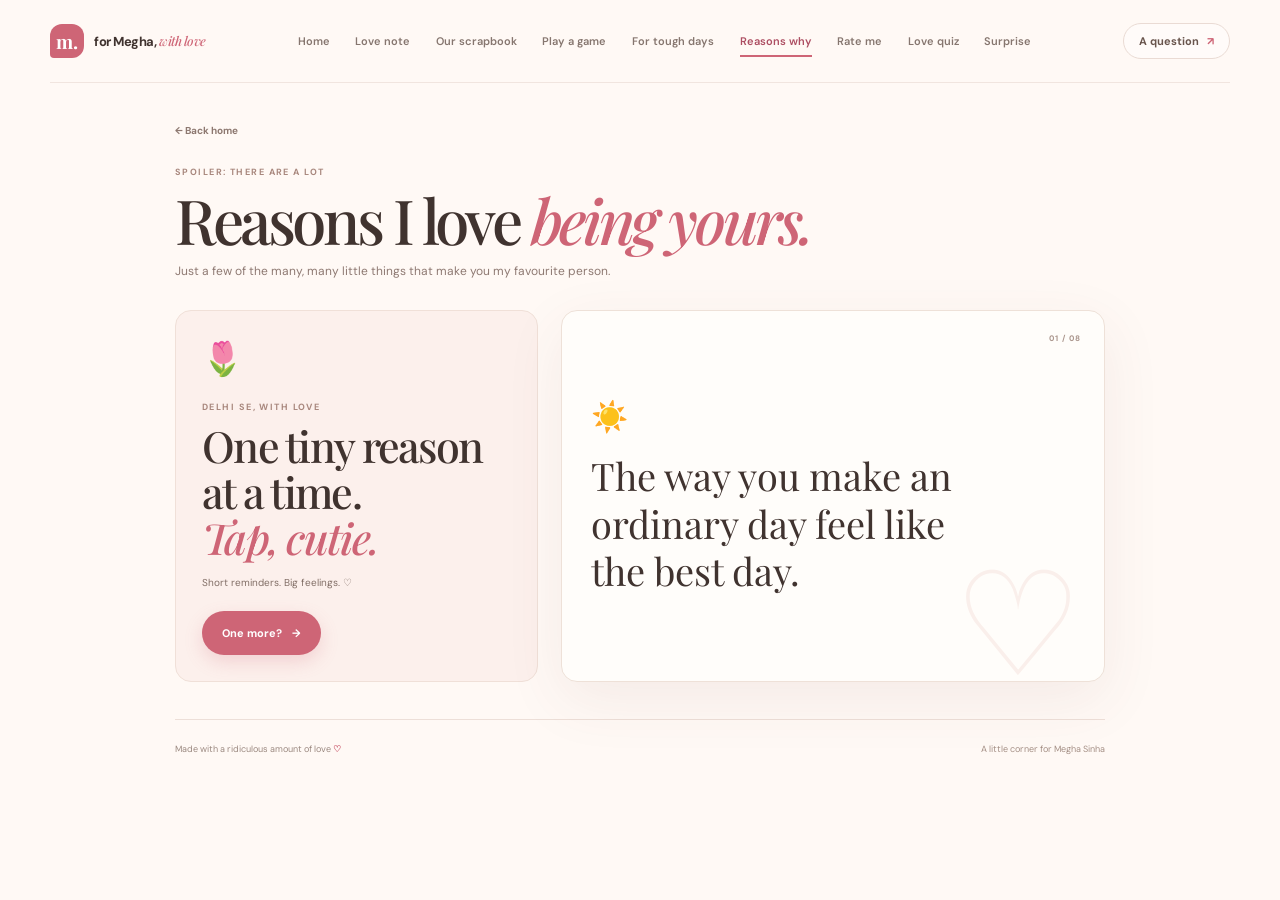
<file: reasons.html>
<!doctype html>
<html lang="en">
<head>
  <meta charset="utf-8"><meta name="viewport" content="width=device-width, initial-scale=1">
  <meta name="theme-color" content="#fff8f4">
  <title>A few reasons why I love you 🌷</title>
  <link rel="preconnect" href="https://fonts.googleapis.com"><link rel="preconnect" href="https://fonts.gstatic.com" crossorigin>
  <link href="https://fonts.googleapis.com/css2?family=DM+Sans:wght@400;500;600;700&family=Playfair+Display:ital,wght@0,500;0,600;0,700;1,500;1,600&display=swap" rel="stylesheet">
  <link rel="stylesheet" href="/static/styles.css">
</head>
<body>
  <header class="site-header"><a class="brand" href="/"><span class="brand-mark">m.</span><span>for Megha, <em>with love</em></span></a><nav class="site-nav" aria-label="Main navigation"><a href="/">Home</a><a href="/love">Love note</a><a href="/memories">Our scrapbook</a><a href="/game">Play a game</a><a href="/promise">For tough days</a><a class="active" href="/reasons">Reasons why</a><a href="/rate">Rate me</a><a href="/quiz">Love quiz</a><a href="/surprise">Surprise</a></nav><a class="header-pill" href="/question">A question <span>↗</span></a></header>
  <main class="inner-page">
    <a class="back-link" href="/">← Back home</a>
    <section class="page-intro"><p class="eyebrow">SPOILER: THERE ARE A LOT</p><h1>Reasons I love <em>being yours.</em></h1><p>Just a few of the many, many little things that make you my favourite person.</p></section>
    <section class="reasons-layout">
      <div class="reasons-note"><span class="reasons-big-emoji">🌷</span><p class="eyebrow">DELHI SE, WITH LOVE</p><h2>One tiny reason<br>at a time.<br><em>Tap, cutie.</em></h2><p>Short reminders. Big feelings. ♡</p><button class="button button-primary" id="reason-button" type="button">One more? <span>→</span></button></div>
      <article class="reason-display" aria-live="polite"><span class="reason-counter" id="reason-counter">01 / 08</span><span class="reason-icon" id="reason-icon">☀️</span><p class="reason-text" id="reason-text">The way you make an ordinary day feel like the best day.</p><span class="reason-heart">♡</span></article>
    </section>
    <footer class="site-footer"><span>Made with a ridiculous amount of love <b>♡</b></span><a href="/">A little corner for Megha Sinha</a></footer>
  </main>
  <script src="/static/script.js" defer></script>
</body>
</html>
</file>
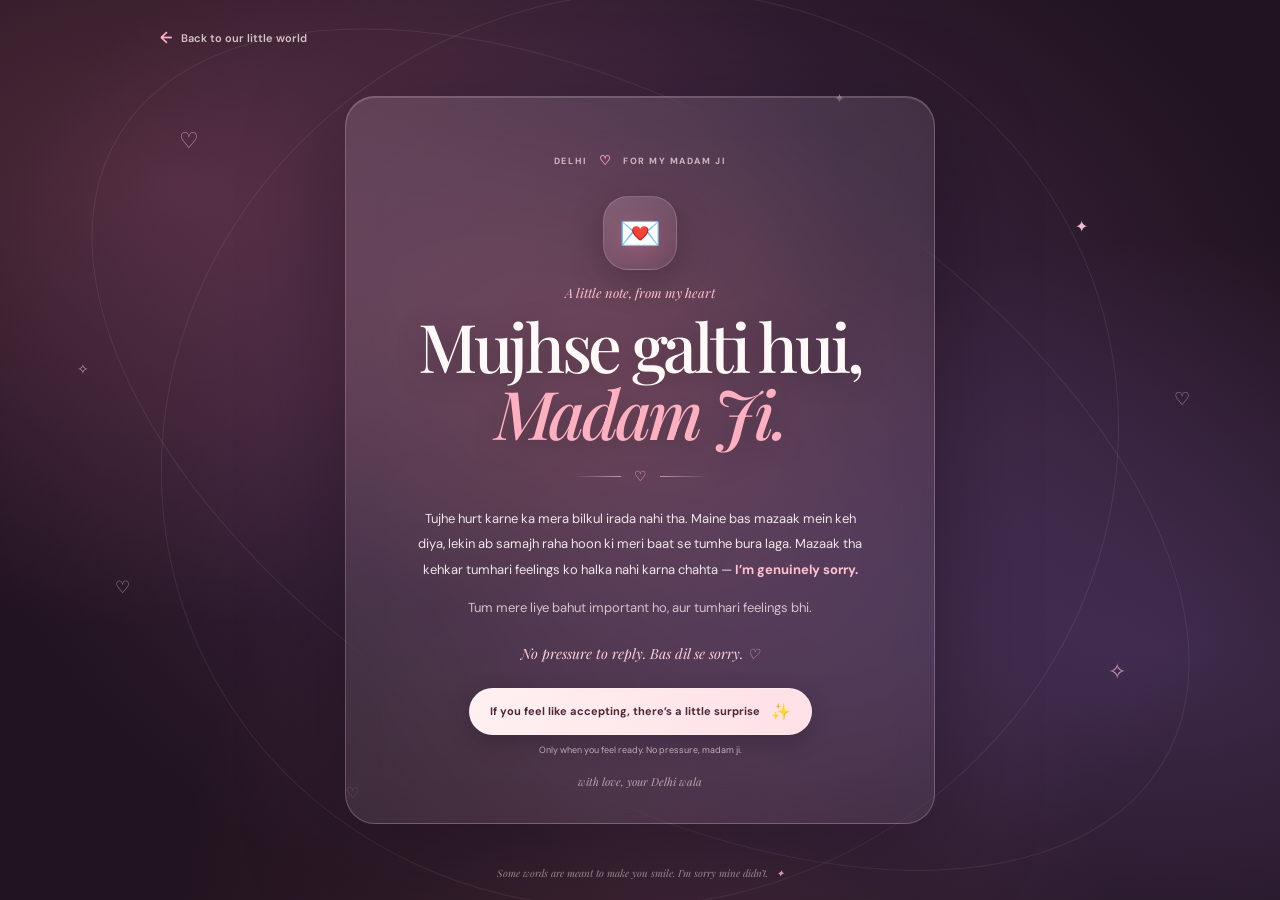
<file: sorry.html>
<!doctype html>
<html lang="en">
<head>
  <meta charset="utf-8">
  <meta name="viewport" content="width=device-width, initial-scale=1">
  <meta name="theme-color" content="#21131f">
  <meta name="description" content="A heartfelt apology for Madam Ji, from Delhi with love.">
  <title>A little sorry, Madam Ji ♡</title>
  <link rel="preconnect" href="https://fonts.googleapis.com">
  <link rel="preconnect" href="https://fonts.gstatic.com" crossorigin>
  <link href="https://fonts.googleapis.com/css2?family=DM+Sans:wght@400;500;600;700&family=Playfair+Display:ital,wght@0,500;0,600;0,700;1,500;1,600&display=swap" rel="stylesheet">
  <link rel="stylesheet" href="/static/styles.css">
</head>
<body class="sorry-page">
  <main class="sorry-scene">
    <div class="sorry-aurora" aria-hidden="true"></div>
    <div class="sorry-stars" aria-hidden="true">
      <span>♡</span><span>✦</span><span>♡</span><span>✧</span>
      <span>♡</span><span>✦</span><span>♡</span><span>✧</span>
    </div>
    <div class="sorry-petals" aria-hidden="true">
      <span>♥</span><span>✿</span><span>♡</span><span>✿</span>
      <span>♥</span><span>♡</span><span>✿</span><span>♥</span>
    </div>

    <a class="sorry-back" href="/home"><span aria-hidden="true">←</span> Back to our little world</a>

    <article class="sorry-card" aria-labelledby="sorry-title">
      <p class="sorry-eyebrow"><span>DELHI</span><i aria-hidden="true">♡</i><span>FOR MY MADAM JI</span></p>
      <div class="sorry-envelope" aria-hidden="true"><span>💌</span></div>
      <p class="sorry-kicker">A little note, from my heart</p>
      <h1 id="sorry-title">Mujhse galti hui,<br><em>Madam Ji.</em></h1>
      <div class="sorry-divider" aria-hidden="true"><span></span>♡<span></span></div>
      <p class="sorry-note">
        Tujhe hurt karne ka mera bilkul irada nahi tha. Maine bas mazaak mein keh diya,
        lekin ab samajh raha hoon ki meri baat se tumhe bura laga. Mazaak tha kehkar
        tumhari feelings ko halka nahi karna chahta — <strong>I’m genuinely sorry.</strong>
      </p>
      <p class="sorry-note sorry-note-soft">
        Tum mere liye bahut important ho, aur tumhari feelings bhi.
      </p>
      <p class="sorry-signoff">No pressure to reply. Bas dil se sorry. <span aria-hidden="true">♡</span></p>
      <a class="sorry-home" href="/garba">If you feel like accepting, there’s a little surprise <span aria-hidden="true">✨</span></a>
      <p class="sorry-no-pressure">Only when you feel ready. No pressure, madam ji.</p>
      <p class="sorry-signature">with love, your Delhi wala</p>
    </article>

    <p class="sorry-footer">Some words are meant to make you smile. I’m sorry mine didn’t. <span aria-hidden="true">✦</span></p>
  </main>
</body>
</html>
</file>
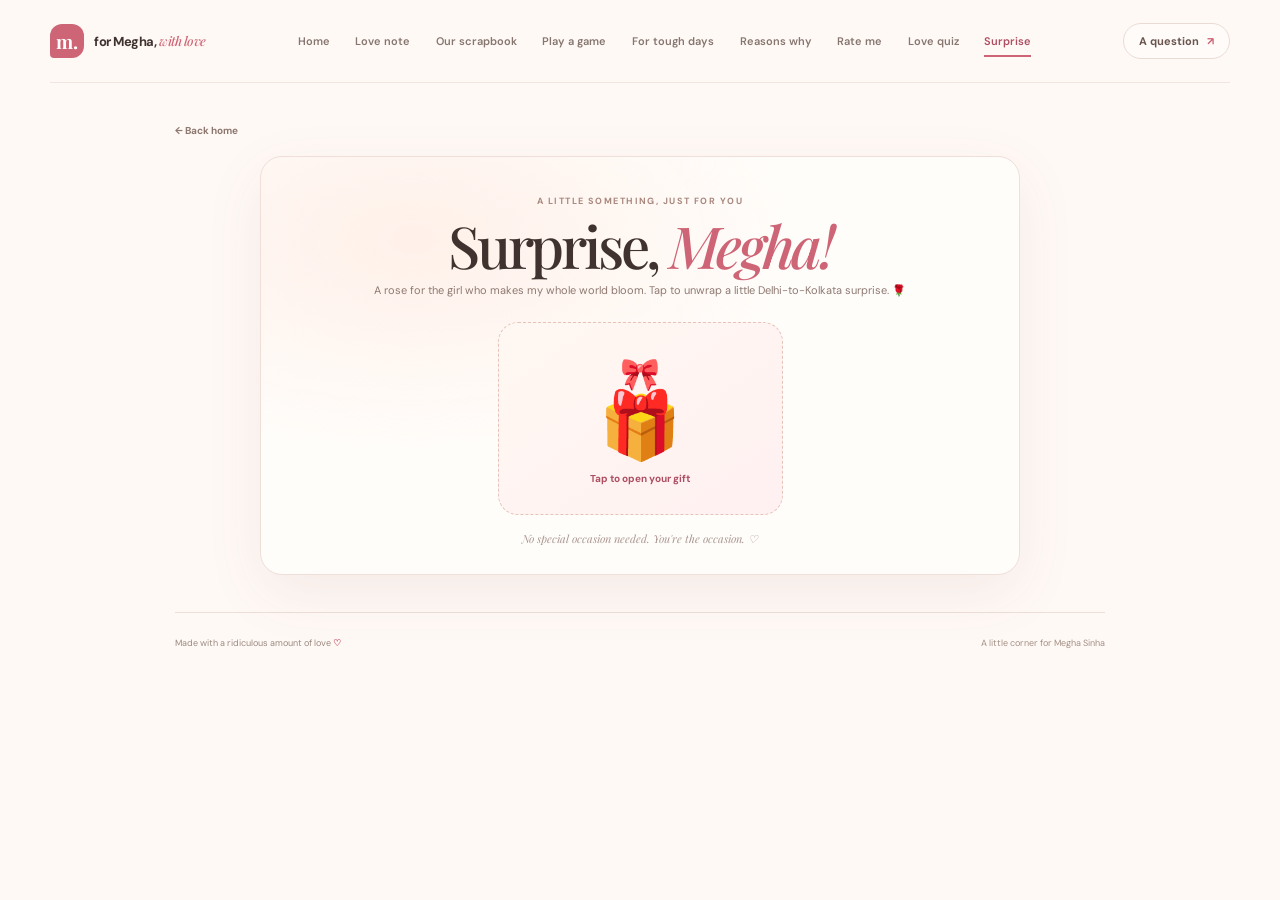
<file: surprise.html>
<!doctype html>
<html lang="en">
<head>
  <meta charset="utf-8"><meta name="viewport" content="width=device-width, initial-scale=1">
  <meta name="theme-color" content="#fff8f4">
  <title>A tiny surprise for Megha 🎁</title>
  <link rel="preconnect" href="https://fonts.googleapis.com"><link rel="preconnect" href="https://fonts.gstatic.com" crossorigin>
  <link href="https://fonts.googleapis.com/css2?family=DM+Sans:wght@400;500;600;700&family=Playfair+Display:ital,wght@0,500;0,600;0,700;1,500;1,600&display=swap" rel="stylesheet">
  <link rel="stylesheet" href="/static/styles.css">
</head>
<body>
  <header class="site-header"><a class="brand" href="/"><span class="brand-mark">m.</span><span>for Megha, <em>with love</em></span></a><nav class="site-nav" aria-label="Main navigation"><a href="/">Home</a><a href="/love">Love note</a><a href="/memories">Our scrapbook</a><a href="/game">Play a game</a><a href="/promise">For tough days</a><a href="/reasons">Reasons why</a><a href="/rate">Rate me</a><a href="/quiz">Love quiz</a><a class="active" href="/surprise">Surprise</a></nav><a class="header-pill" href="/question">A question <span>↗</span></a></header>
  <main class="inner-page surprise-wrap">
    <a class="back-link" href="/">← Back home</a>
    <section class="gift-page-card">
      <p class="eyebrow">A LITTLE SOMETHING, JUST FOR YOU</p><h1>Surprise, <em>Megha!</em></h1>
      <p class="gift-intro">A rose for the girl who makes my whole world bloom. Tap to unwrap a little Delhi-to-Kolkata surprise. 🌹</p>
      <button class="gift-button" id="gift-button" type="button" aria-label="Open your surprise gift"><span class="gift-bow" aria-hidden="true">🎀</span><span class="gift-box" aria-hidden="true">🎁</span><span class="gift-hint">Tap to open your gift</span></button>
      <div class="gift-reveal" id="gift-reveal" hidden>
        <div class="gift-reveal-heading"><div class="rose" aria-hidden="true">🌹</div><p class="eyebrow">DELHI SE KOLKATA, WITH LOVE</p><h2 tabindex="-1">For my favourite flower.</h2><p>This rose is pretty, but still not as pretty as you. I love you, Megha. ♡</p></div>
        <div class="gift-scene" id="gift-scene" aria-label="A little animated hug between Megha and her Delhi boy">
          <span class="gift-scene-city gift-scene-delhi">DELHI</span><span class="gift-scene-city gift-scene-kolkata">KOLKATA</span>
          <div class="gift-hug-photos"><img src="/static/photos/delhi-boy.webp" alt="Your Delhi boy sending Megha a hug"><div class="gift-hug-heart" aria-hidden="true">🫂<span>♡</span></div><img src="/static/photos/megha-selfie.webp" alt="Megha receiving a virtual hug"></div>
          <span class="gift-scene-caption" id="gift-scene-caption" aria-live="polite">A little hug is travelling from Delhi to Kolkata…</span>
          <div class="gift-petals" id="gift-petals" aria-hidden="true"></div>
        </div>
        <button class="button button-outline gift-replay-button" id="gift-replay" type="button">Send another hug <span>🫂</span></button>
        <div class="gift-tags"><span>one virtual rose 🌹</span><span>infinite hugs 🤗</span><span>your favourite snack 🍓</span></div>
        <p class="gift-personal-note">Subah ki tumhari awaaz, tumhari pyaari aankhein, aur tumhara woh soft sa dil—Delhi wala in sab ko bahut miss karta hai. Jab tak milna nahi hota, yeh virtual hug rakh lo. 🤍</p>
        <a class="button button-primary gift-love-link" href="/love">One more love note? <span>💌</span></a>
      </div>
      <p class="gift-footnote">No special occasion needed. You're the occasion. ♡</p>
    </section>
    <footer class="site-footer"><span>Made with a ridiculous amount of love <b>♡</b></span><a href="/">A little corner for Megha Sinha</a></footer>
  </main>
  <script src="/static/script.js" defer></script>
</body>
</html>
</file>
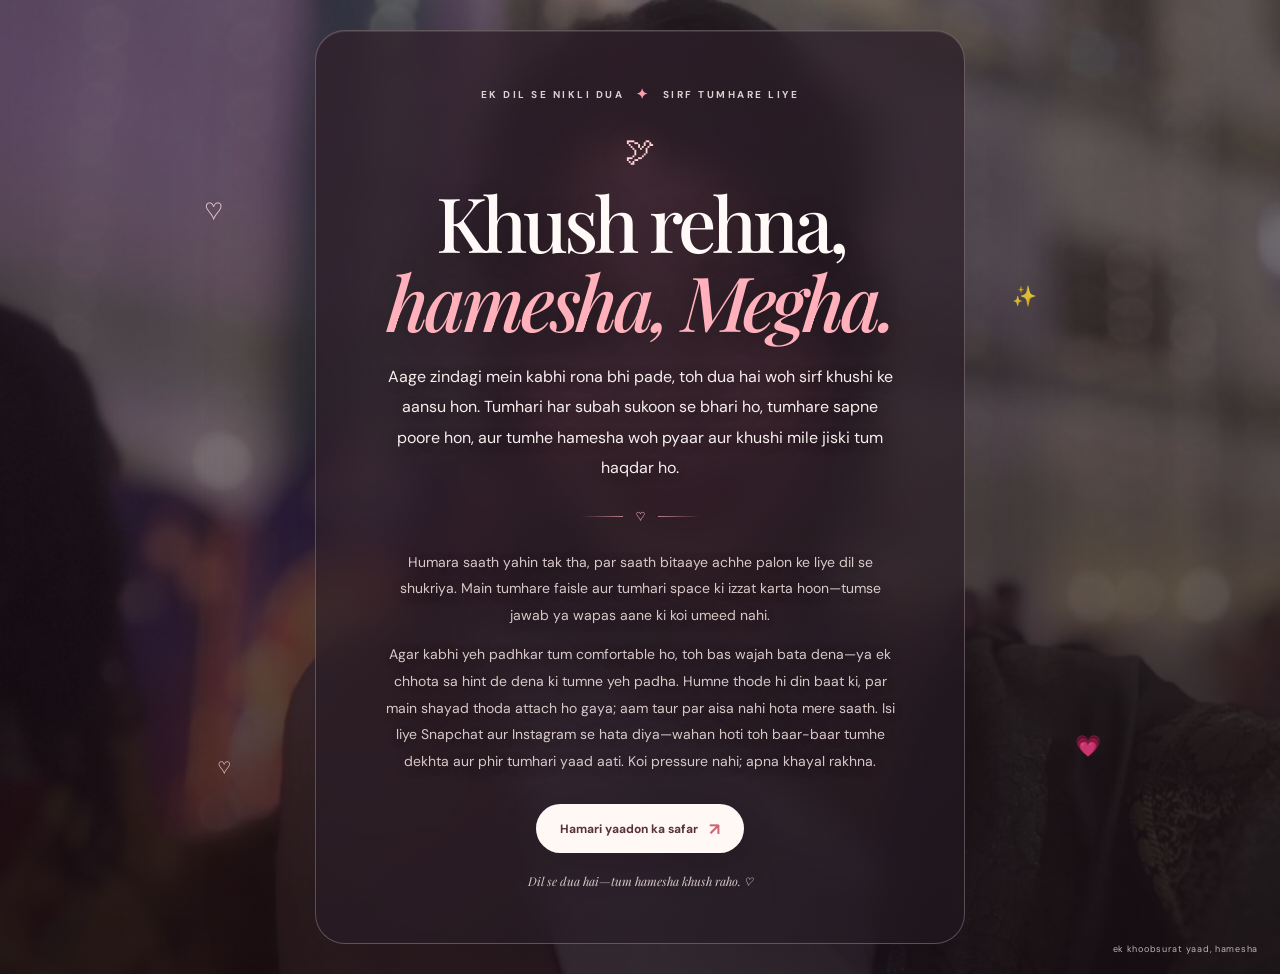
<file: welcome.html>
<!doctype html>
<html lang="hi">
<head>
  <meta charset="utf-8">
  <meta name="viewport" content="width=device-width, initial-scale=1">
  <meta name="theme-color" content="#211921">
  <meta name="description" content="Megha ke liye ek dil se nikli dua, aur ek khoobsurat alvida.">
  <title>Khush rehna, Megha</title>
  <link rel="preconnect" href="https://fonts.googleapis.com">
  <link rel="preconnect" href="https://fonts.gstatic.com" crossorigin>
  <link href="https://fonts.googleapis.com/css2?family=DM+Sans:wght@400;500;600;700&family=Playfair+Display:ital,wght@0,500;0,600;0,700;1,500;1,600&display=swap" rel="stylesheet">
  <link rel="stylesheet" href="/static/styles.css">
</head>
<body class="welcome-page">
  <main class="welcome-screen">
    <img class="welcome-photo" src="/static/photos/megha-garba-portrait.jpg" alt="Megha smiling in her green saree" fetchpriority="high">
    <div class="welcome-scrim" aria-hidden="true"></div>
    <div class="welcome-sparkles" aria-hidden="true"><span>♡</span><span>✨</span><span>💗</span><span>♡</span><span>✦</span></div>
    <section class="welcome-message" aria-labelledby="welcome-title">
      <p class="welcome-eyebrow"><span>EK DIL SE NIKLI DUA</span><i aria-hidden="true">✦</i><span>SIRF TUMHARE LIYE</span></p>
      <div class="welcome-heart" aria-hidden="true">🕊</div>
      <h1 id="welcome-title">Khush rehna,<br><em>hamesha, Megha.</em></h1>
      <p class="welcome-note">Aage zindagi mein kabhi rona bhi pade, toh dua hai woh sirf khushi ke aansu hon. Tumhari har subah sukoon se bhari ho, tumhare sapne poore hon, aur tumhe hamesha woh pyaar aur khushi mile jiski tum haqdar ho.</p>
      <div class="welcome-divider" aria-hidden="true"><span></span><i>♡</i><span></span></div>
      <p class="welcome-note welcome-note-soft">Humara saath yahin tak tha, par saath bitaaye achhe palon ke liye dil se shukriya. Main tumhare faisle aur tumhari space ki izzat karta hoon—tumse jawab ya wapas aane ki koi umeed nahi.</p>
      <p class="welcome-note welcome-note-soft">Agar kabhi yeh padhkar tum comfortable ho, toh bas wajah bata dena—ya ek chhota sa hint de dena ki tumne yeh padha. Humne thode hi din baat ki, par main shayad thoda attach ho gaya; aam taur par aisa nahi hota mere saath. Isi liye Snapchat aur Instagram se hata diya—wahan hoti toh baar-baar tumhe dekhta aur phir tumhari yaad aati. Koi pressure nahi; apna khayal rakhna.</p>
      <a class="welcome-enter" href="/home">Hamari yaadon ka safar <span aria-hidden="true">↗</span></a>
      <p class="welcome-signoff">Dil se dua hai—tum hamesha khush raho. ♡</p>
    </section>
    <span class="welcome-photo-note">ek khoobsurat yaad, hamesha</span>
  </main>
</body>
</html>
</file>
<file: static/styles.css>
:root {
  color-scheme: light;
  --ink: #40332f;
  --muted: #8e7972;
  --rose: #ce6576;
  --rose-dark: #ad4e62;
  --line: #eddfd8;
  --paper: #fffdfa;
  --shadow: 0 18px 60px rgb(116 70 62 / 8%);
}

* { box-sizing: border-box; }
html { min-width: 320px; scroll-behavior: smooth; }
body { min-width: 320px; min-height: 100vh; margin: 0; color: var(--ink); background: #fff9f5; font-family: "DM Sans", sans-serif; }
a { color: inherit; text-decoration: none; }
button { font: inherit; }
a:focus-visible, button:focus-visible { outline: 3px solid #d88c98; outline-offset: 4px; }

.site-header { position: relative; z-index: 2; width: min(100% - 64px, 1180px); min-height: 83px; margin: auto; display: flex; align-items: center; justify-content: space-between; gap: 24px; border-bottom: 1px solid rgb(237 223 216 / 75%); }
.brand { display: inline-flex; flex: 0 0 auto; align-items: center; gap: 10px; font-size: 13px; font-weight: 700; letter-spacing: -.035em; }
.brand em { color: var(--rose); font-family: "Playfair Display", Georgia, serif; font-weight: 500; }
.brand-mark { width: 34px; height: 34px; display: grid; place-items: center; border-radius: 12px 12px 12px 4px; color: white; background: var(--rose); font-family: "Playfair Display", Georgia, serif; font-size: 19px; }
.site-nav { display: flex; align-items: center; justify-content: center; gap: clamp(12px, 2vw, 27px); }
.site-nav a { padding: 9px 0; color: #86766f; font-size: 11px; font-weight: 600; transition: color .18s; }
.site-nav a:hover, .site-nav a.active { color: var(--rose-dark); }
.site-nav a.active { box-shadow: inset 0 -2px var(--rose); }
.header-pill { flex: 0 0 auto; padding: 10px 15px; border: 1px solid #eadbd4; border-radius: 999px; color: #69554d; background: rgb(255 253 250 / 78%); font-size: 11px; font-weight: 700; }
.header-pill span { padding-left: 5px; color: var(--rose); }

.home-hero { width: min(100% - 64px, 1120px); min-height: 492px; margin: 0 auto; display: grid; grid-template-columns: 1.05fr .95fr; align-items: center; gap: 48px; }
.hero-copy { padding: 42px 0 31px; }
.eyebrow { margin: 0; color: #a8877d; font-size: 9px; font-weight: 700; letter-spacing: .16em; }
.sparkle { padding-right: 5px; color: var(--rose); font-size: 13px; }
.hero-copy h1, .page-intro h1, .letter-card h1, .gift-page-card h1, .question-page-card h1 { margin: 22px 0 16px; font-family: "Playfair Display", Georgia, serif; font-size: clamp(48px, 6.5vw, 77px); font-weight: 500; line-height: .99; letter-spacing: -.055em; }
.hero-copy h1 em, .page-intro h1 em, .letter-card h1 em, .gift-page-card h1 em, .question-page-card h1 em, .reasons-note h2 em, .quiz-result h2 em { color: var(--rose); font-weight: 500; }
.hero-description { max-width: 415px; margin: 0; color: var(--muted); font-size: 13px; line-height: 1.95; }
.hero-actions { display: flex; flex-wrap: wrap; align-items: center; gap: 20px; margin-top: 24px; }
.button { min-height: 44px; display: inline-flex; align-items: center; justify-content: center; gap: 10px; padding: 0 19px; border: 1px solid transparent; border-radius: 999px; cursor: pointer; font-size: 11px; font-weight: 700; transition: transform .2s, box-shadow .2s, background .2s; }
.button-primary { color: white; background: var(--rose); box-shadow: 0 7px 18px rgb(206 101 118 / 21%); }
.button-primary:hover { transform: translateY(-2px); background: var(--rose-dark); box-shadow: 0 10px 23px rgb(206 101 118 / 28%); }
.text-link { color: #74635c; font-size: 11px; font-weight: 700; }
.text-link span { padding-left: 5px; color: var(--rose); }
.hero-signature { display: flex; align-items: center; gap: 11px; margin-top: 33px; color: #a58e85; font-family: "Playfair Display", Georgia, serif; font-size: 11px; font-style: italic; line-height: 1.6; }
.signature-heart { color: var(--rose); font-size: 23px; }
.hero-signature strong { color: #725b53; font-weight: 600; }

.hero-art { position: relative; min-height: 400px; overflow: hidden; border: 1px solid #f1dfd7; border-radius: 47% 47% 25px 25px; background: linear-gradient(145deg, #f6dfd5, #fbece5 60%, #f6deda); }
.art-sun { position: absolute; top: 57px; right: 65px; width: 75px; height: 75px; border-radius: 50%; background: #f8d3a7; opacity: .83; }
.art-orbit { position: absolute; top: 44px; left: 50%; width: 235px; height: 300px; border: 1px solid rgb(255 255 255 / 55%); border-radius: 50%; transform: translateX(-50%) rotate(23deg); }
.orbit-two { width: 310px; height: 230px; transform: translateX(-50%) rotate(-28deg); }
.art-caption { position: absolute; z-index: 1; color: #a27d72; font-size: 9px; letter-spacing: .13em; text-transform: uppercase; }
.caption-top { top: 32px; left: 31px; }
.caption-bottom { right: 24px; bottom: 22px; font-size: 8px; letter-spacing: .06em; text-transform: none; }
.flower-scene { position: absolute; right: 29%; bottom: 68px; width: 115px; height: 225px; transform: rotate(-8deg); }
.flower-stem { position: absolute; bottom: 0; left: 54px; width: 5px; height: 161px; border-radius: 90% 20%; background: linear-gradient(90deg, #829273, #5c805e); transform: rotate(8deg); }
.flower-leaf { position: absolute; z-index: 1; bottom: 66px; width: 39px; height: 19px; border-radius: 100% 0 100% 0; background: #8a9d77; }
.leaf-left { left: 22px; transform: rotate(19deg); }
.leaf-right { right: 16px; bottom: 104px; transform: rotate(-31deg) scaleX(-1); }
.flower-head { position: absolute; z-index: 2; top: 14px; left: 22px; width: 75px; height: 75px; }
.flower-head i { position: absolute; top: 2px; left: 27px; width: 25px; height: 43px; border-radius: 55% 55% 43% 43%; background: linear-gradient(#e78d99, #d96f81); transform-origin: 50% 36px; }
.flower-head i:nth-child(2) { transform: rotate(72deg); }
.flower-head i:nth-child(3) { transform: rotate(144deg); }
.flower-head i:nth-child(4) { transform: rotate(216deg); }
.flower-head i:nth-child(5) { transform: rotate(288deg); }
.flower-head b { position: absolute; top: 26px; left: 26px; width: 24px; height: 24px; display: grid; place-items: center; border-radius: 50%; color: #fff1c4; background: #e9a45e; font-size: 13px; }
.love-card { position: absolute; z-index: 3; right: 32px; bottom: 57px; width: 142px; min-height: 154px; padding: 20px 16px 13px; display: flex; flex-direction: column; justify-content: space-between; border: 1px solid #f1e2d8; border-radius: 4px; color: #765850; background: #fffaf1; box-shadow: 0 12px 30px rgb(102 70 56 / 13%); font-family: "Playfair Display", Georgia, serif; font-size: 21px; font-style: italic; line-height: 1.14; transform: rotate(7deg); }
.love-card-stamp { align-self: flex-end; color: var(--rose); font-size: 20px; }
.love-card small { color: #ae8a7c; font-family: "DM Sans", sans-serif; font-size: 9px; }
.art-spark, .art-heart { position: absolute; color: #c97b7e; }
.spark-a { top: 125px; left: 22%; font-size: 24px; }
.spark-b { right: 17%; bottom: 185px; color: #d5985f; font-size: 21px; }
.art-heart { top: 179px; right: 17%; font-family: Georgia, serif; font-size: 32px; transform: rotate(12deg); }
.hero-photo-art { min-height: 430px; overflow: hidden; border-radius: 35px 35px 65px 35px; background: radial-gradient(ellipse at 30% 20%, #f9ddca, transparent 55%), linear-gradient(145deg, #f3dfd6, #fbebe6 60%, #f1dcd9); }
.welcome-page { min-height: 100svh; overflow-x: hidden; color: #fffaf8; background: #24151d; }
.welcome-screen { position: relative; min-height: 100svh; min-height: 100dvh; display: grid; place-items: center; isolation: isolate; overflow: hidden; padding: 30px 20px; background: #24151d; }
.welcome-photo, .welcome-scrim { position: absolute; z-index: -2; inset: 0; width: 100%; height: 100%; }
.welcome-photo { object-fit: cover; object-position: center 40%; }
.welcome-scrim { z-index: -1; background: linear-gradient(90deg, rgb(25 14 22 / 35%), rgb(29 13 22 / 24%) 50%, rgb(23 12 18 / 38%)), linear-gradient(180deg, rgb(25 14 22 / 38%), rgb(29 13 22 / 40%) 43%, rgb(23 12 18 / 76%)); }
.welcome-message { width: min(100%, 650px); padding: clamp(30px, 5vw, 54px) clamp(22px, 6vw, 66px); border: 1px solid rgb(255 239 235 / 25%); border-radius: 30px; background: linear-gradient(145deg, rgb(47 31 41 / 77%), rgb(31 22 31 / 69%)); box-shadow: 0 30px 100px rgb(12 8 13 / 38%), inset 0 1px rgb(255 255 255 / 10%); backdrop-filter: blur(18px); text-align: center; animation: welcome-arrive .9s both; }
.welcome-eyebrow { display: flex; align-items: center; justify-content: center; gap: 12px; margin: 0; color: rgb(255 246 243 / 83%); font-size: 10px; font-weight: 700; letter-spacing: .25em; }
.welcome-eyebrow i { color: #ff9dad; font-size: 14px; font-style: normal; }
.welcome-heart { margin-top: 28px; color: #ffd3d5; font-size: 30px; filter: drop-shadow(0 5px 15px rgb(255 119 151 / 35%)); animation: welcome-float 5s ease-in-out infinite; }
.welcome-message h1 { margin: 12px 0 22px; font-family: "Playfair Display", Georgia, serif; font-size: clamp(49px, 8vw, 76px); font-weight: 500; line-height: 1.04; letter-spacing: -.055em; text-shadow: 0 4px 26px rgb(0 0 0 / 20%); }
.welcome-message h1 em { color: #ffb0ba; font-weight: 500; }
.welcome-note { margin: 0; color: rgb(255 248 246 / 96%); font-size: clamp(14px, 2.1vw, 16px); line-height: 1.9; text-shadow: 0 2px 14px rgb(0 0 0 / 30%); }
.welcome-note-soft { color: rgb(255 239 235 / 82%); font-size: clamp(12px, 1.8vw, 14px); }
.welcome-note-soft + .welcome-note-soft { margin-top: 13px; }
.welcome-divider { display: flex; align-items: center; justify-content: center; gap: 13px; margin: 24px auto; color: #ffb0ba; }
.welcome-divider span { width: 42px; height: 1px; background: linear-gradient(90deg, transparent, rgb(255 176 186 / 66%)); }
.welcome-divider span:last-child { transform: rotate(180deg); }
.welcome-divider i { font-size: 13px; font-style: normal; }
.welcome-enter { min-height: 49px; display: inline-flex; align-items: center; justify-content: center; gap: 11px; margin-top: 30px; padding: 0 23px; border: 1px solid rgb(255 255 255 / 42%); border-radius: 999px; color: #57313b; background: #fff8f4; box-shadow: 0 10px 35px rgb(20 8 16 / 22%); font-size: 12px; font-weight: 700; transition: transform .2s, background .2s, box-shadow .2s; }
.welcome-enter:hover { transform: translateY(-3px); background: #fff; box-shadow: 0 14px 40px rgb(20 8 16 / 30%); }
.welcome-enter span { color: var(--rose); font-size: 17px; }
.welcome-signoff { margin: 20px 0 0; color: rgb(255 239 235 / 81%); font-family: "Playfair Display", Georgia, serif; font-size: 12px; font-style: italic; }
.welcome-photo-note { position: absolute; right: 22px; bottom: 19px; color: rgb(255 247 244 / 71%); font-size: 9px; letter-spacing: .08em; }
.welcome-sparkles span { position: absolute; color: rgb(255 218 221 / 86%); font-size: 25px; pointer-events: none; animation: welcome-float 5s ease-in-out infinite; }
.welcome-sparkles span:nth-child(1) { top: 20%; left: 16%; }
.welcome-sparkles span:nth-child(2) { top: 29%; right: 19%; animation-delay: -1.3s; font-size: 20px; }
.welcome-sparkles span:nth-child(3) { right: 14%; bottom: 22%; animation-delay: -2.7s; font-size: 21px; }
.welcome-sparkles span:nth-child(4) { bottom: 20%; left: 17%; animation-delay: -3.6s; font-size: 18px; }
.welcome-sparkles span:nth-child(5) { top: 15%; right: 35%; animation-delay: -2s; font-size: 15px; }
.photo-polaroid { position: absolute; margin: 0; padding: 8px 8px 32px; border: 1px solid #f0e4d8; border-radius: 3px; background: #fffdfa; box-shadow: 0 12px 35px rgb(77 52 43 / 18%); }
.photo-polaroid img { width: 100%; height: 100%; display: block; border-radius: 2px; object-fit: cover; }
.photo-polaroid figcaption { position: absolute; right: 7px; bottom: 9px; left: 7px; overflow: hidden; color: #745e53; font-family: "Playfair Display", Georgia, serif; font-size: 10px; font-style: italic; text-align: center; text-overflow: ellipsis; white-space: nowrap; }
.photo-main { z-index: 1; top: 7%; right: 19%; width: 43%; height: 75%; transform: rotate(3deg); }
.photo-main figcaption span { color: var(--rose); }
.photo-second { z-index: 2; bottom: 7%; left: 5%; width: 36%; height: 49%; transform: rotate(-8deg); }
.photo-him { z-index: 2; right: 4%; bottom: 8%; width: 31%; height: 41%; transform: rotate(7deg); }
.photo-art-sticker { position: absolute; z-index: 3; top: 8%; left: 5%; padding: 8px 11px; border: 1px solid rgb(255 255 255 / 70%); border-radius: 99px; color: #72574f; background: rgb(255 253 250 / 88%); font-size: 8px; font-weight: 700; letter-spacing: .1em; box-shadow: 0 4px 14px rgb(77 52 43 / 8%); }
.photo-art-sticker span { color: var(--rose); }

.welcome-strip { width: min(100% - 64px, 1120px); min-height: 67px; margin: 0 auto; padding: 13px 19px; display: flex; align-items: center; gap: 13px; border: 1px solid #f0e3d5; border-radius: 13px; background: #fff4e7; }
.strip-icon { font-size: 19px; }
.welcome-strip p { flex: 1; margin: 0; color: #847368; font-size: 10px; line-height: 1.7; }
.welcome-strip p strong { color: #69584f; }
.welcome-strip p span { color: var(--rose-dark); font-weight: 700; }
.strip-flower { color: #d4a080; font-size: 24px; }
.section-block { width: min(100% - 64px, 1120px); margin: 67px auto 58px; }
.section-heading { display: flex; align-items: end; justify-content: space-between; margin-bottom: 21px; }
.section-heading h2, .question-banner h2 { margin: 7px 0 0; font-family: "Playfair Display", Georgia, serif; font-size: clamp(27px, 4vw, 37px); font-weight: 500; letter-spacing: -.035em; }
.section-heading h2 em, .question-banner h2 em { color: var(--rose); font-weight: 500; }
.section-side-note { padding-bottom: 5px; color: #a08b80; font-family: "Playfair Display", Georgia, serif; font-size: 12px; font-style: italic; }
.feature-grid { display: grid; grid-template-columns: repeat(3, minmax(0, 1fr)); gap: 14px; }
.feature-card { position: relative; min-height: 231px; overflow: hidden; padding: 18px 17px; border: 1px solid rgb(228 216 205 / 80%); border-radius: 15px; transition: transform .2s, box-shadow .2s; }
.feature-card:hover { transform: translateY(-4px); box-shadow: 0 14px 28px rgb(99 76 60 / 10%); }
.feature-letter { background: #fcf0ec; }
.feature-scrapbook { background: #edf3ec; }
.feature-reasons { background: #fbf2df; }
.feature-surprise { background: #f1ebf4; }
.feature-rate { background: #eaf0f6; }
.feature-quiz { background: #f8ede8; }
.feature-game { background: #edf1f7; }
.feature-promise { background: #f4edf3; }
.feature-emoji { display: block; margin-bottom: 16px; font-size: 24px; }
.feature-count { color: #a58a7f; font-size: 8px; font-weight: 700; letter-spacing: .12em; }
.feature-card h3 { margin: 7px 0 5px; font-family: "Playfair Display", Georgia, serif; font-size: 19px; font-weight: 600; letter-spacing: -.025em; }
.feature-card > p { max-width: 215px; margin: 0; color: #83736b; font-size: 10px; line-height: 1.7; }
.feature-link { position: absolute; bottom: 16px; left: 17px; color: #6c5950; font-size: 9px; font-weight: 700; }
.feature-link b { padding-left: 4px; color: var(--rose); }
.feature-decoration { position: absolute; right: 12px; bottom: 5px; color: rgb(189 118 120 / 16%); font-family: Georgia, serif; font-size: 55px; }
.question-banner { width: min(100% - 64px, 1120px); min-height: 143px; margin: 0 auto 39px; padding: 23px 27px; display: flex; align-items: center; gap: 21px; border: 1px solid #f0ded8; border-radius: 16px; background: linear-gradient(100deg, #fff0ed, #fff8ee); }
.question-banner-emoji { width: 53px; height: 53px; flex: 0 0 53px; display: grid; place-items: center; border-radius: 17px; background: white; font-size: 25px; }
.question-banner > div { flex: 1; }
.question-banner h2 { font-size: clamp(20px, 3vw, 27px); }
.question-banner > div > p:last-child { margin: 6px 0 0; color: var(--muted); font-size: 10px; }
.quiz-banner-link { flex: 0 0 auto; font-size: 10px; }
.button-outline { flex: 0 0 auto; color: #795c53; border-color: #e9d4cb; background: rgb(255 255 255 / 72%); }
.button-outline:hover { transform: translateY(-2px); box-shadow: 0 6px 15px rgb(105 72 60 / 9%); }
.button-outline span { color: var(--rose); }
.site-footer { width: min(100% - 64px, 1120px); min-height: 60px; margin: auto; display: flex; align-items: center; justify-content: space-between; gap: 12px; border-top: 1px solid #eddfd8; color: #9b8980; font-size: 9px; }
.site-footer b { color: var(--rose); }
.site-footer a { color: #a48f85; }

.feature-sorry { background: linear-gradient(135deg, #fbe8ec, #f7eef6); }

.sorry-page { min-height: 100vh; color: #fff8f6; background: #21131f; }
.sorry-scene { position: relative; min-height: 100vh; min-height: 100svh; overflow: hidden; display: flex; flex-direction: column; align-items: center; padding: 76px 20px 20px; isolation: isolate; background: radial-gradient(ellipse at 50% 43%, #593047 0, #352038 38%, #21131f 76%); }
.sorry-aurora, .sorry-aurora::before, .sorry-aurora::after { position: absolute; z-index: -1; inset: -20%; pointer-events: none; }
.sorry-aurora { background: radial-gradient(ellipse at 24% 29%, rgb(224 116 146 / 24%), transparent 35%), radial-gradient(ellipse at 79% 66%, rgb(151 114 212 / 24%), transparent 35%), radial-gradient(ellipse at 50% 95%, rgb(242 143 165 / 13%), transparent 38%); animation: sorry-aurora 16s ease-in-out infinite alternate, sorry-glow 9s ease-in-out infinite alternate; }
.sorry-aurora::before, .sorry-aurora::after { content: ""; border: 1px solid rgb(255 222 231 / 9%); border-radius: 50%; }
.sorry-aurora::before { inset: 14% 23%; transform: rotate(-24deg); animation: sorry-orbit 28s linear infinite; }
.sorry-aurora::after { inset: 24% 16%; transform: rotate(31deg); animation: sorry-orbit 36s linear infinite reverse; }
.sorry-back { position: absolute; z-index: 1; top: 27px; left: max(24px, calc((100% - 960px) / 2)); display: inline-flex; align-items: center; gap: 9px; color: rgb(255 244 246 / 77%); font-size: 11px; font-weight: 600; transition: color .2s, transform .2s; }
.sorry-back:hover { color: #fff; transform: translateX(-3px); }
.sorry-back span { color: #ffb1c4; font-size: 16px; }
.sorry-card { position: relative; width: min(100%, 590px); margin-block: auto; padding: clamp(30px, 6vw, 55px) clamp(23px, 7vw, 66px) 34px; overflow: hidden; border: 1px solid rgb(255 229 236 / 23%); border-radius: 30px; background: linear-gradient(145deg, rgb(255 245 248 / 12%), rgb(255 255 255 / 5%)); box-shadow: 0 28px 100px rgb(8 3 11 / 38%), inset 0 1px rgb(255 255 255 / 16%); text-align: center; backdrop-filter: blur(18px); animation: sorry-arrive .9s cubic-bezier(.2,.8,.2,1) both, sorry-card-float 8s ease-in-out 1s infinite; }
.sorry-card::before { position: absolute; inset: 0; border-radius: inherit; background: linear-gradient(115deg, transparent 18%, rgb(255 255 255 / 7%) 48%, transparent 76%); content: ""; pointer-events: none; transform: translateX(-120%); animation: sorry-sheen 9s ease-in-out 1.6s infinite; }
.sorry-card > * { position: relative; animation: sorry-reveal .72s both; }
.sorry-card > :nth-child(1) { animation-delay: .2s; }
.sorry-card > :nth-child(2) { animation-delay: .35s; }
.sorry-card > :nth-child(3) { animation-delay: .48s; }
.sorry-card > :nth-child(4) { animation-delay: .61s; }
.sorry-card > :nth-child(5) { animation-delay: .74s; }
.sorry-card > :nth-child(6) { animation-delay: .87s; }
.sorry-card > :nth-child(7) { animation-delay: 1s; }
.sorry-card > :nth-child(8) { animation-delay: 1.13s; }
.sorry-card > :nth-child(9) { animation-delay: 1.26s; }
.sorry-card > :nth-child(10) { animation-delay: 1.39s; }
.sorry-eyebrow { display: flex; align-items: center; justify-content: center; gap: 11px; margin: 0; color: rgb(255 232 237 / 72%); font-size: 9px; font-weight: 700; letter-spacing: .17em; }
.sorry-eyebrow i { color: #ff9eb6; font-size: 13px; font-style: normal; }
.sorry-envelope { width: 74px; height: 74px; margin: 27px auto 14px; display: grid; place-items: center; border: 1px solid rgb(255 255 255 / 17%); border-radius: 25px; background: linear-gradient(145deg, rgb(255 213 223 / 21%), rgb(225 159 202 / 9%)); box-shadow: 0 10px 35px rgb(12 4 13 / 22%); animation: sorry-pulse 3s ease-in-out infinite; }
.sorry-envelope span { font-size: 34px; filter: drop-shadow(0 5px 12px rgb(255 119 151 / 32%)); }
.sorry-kicker { margin: 0; color: #ffbfcc; font-family: "Playfair Display", Georgia, serif; font-size: 13px; font-style: italic; }
.sorry-card h1 { margin: 12px 0 15px; color: #fff9f7; font-family: "Playfair Display", Georgia, serif; font-size: clamp(43px, 9vw, 67px); font-weight: 500; line-height: .99; letter-spacing: -.05em; text-shadow: 0 5px 30px rgb(8 2 10 / 25%); }
.sorry-card h1 em { color: #ffb0c0; font-weight: 500; }
.sorry-divider { display: flex; align-items: center; justify-content: center; gap: 13px; margin: 21px 0; color: #ffadc0; font-size: 14px; }
.sorry-divider span { width: 48px; height: 1px; background: linear-gradient(90deg, transparent, rgb(255 198 211 / 63%)); }
.sorry-divider span:last-child { transform: rotate(180deg); }
.sorry-note { margin: 0; color: rgb(255 246 246 / 91%); font-size: 13px; line-height: 1.95; }
.sorry-note strong { color: #ffc2ce; font-weight: 700; }
.sorry-note-soft { margin-top: 13px; color: rgb(255 240 243 / 75%); }
.sorry-signoff { margin: 23px 0 0; color: #ffd0d9; font-family: "Playfair Display", Georgia, serif; font-size: 14px; font-style: italic; }
.sorry-signoff span { color: #ff9eb6; }
.sorry-home { min-height: 47px; display: inline-flex; align-items: center; justify-content: center; gap: 11px; margin-top: 25px; padding: 0 20px; border: 1px solid rgb(255 240 244 / 47%); border-radius: 999px; color: #4d2638; background: linear-gradient(100deg, #fff0f1, #ffe0e7); box-shadow: 0 8px 25px rgb(12 4 13 / 20%); font-size: 11px; font-weight: 700; transition: transform .2s, box-shadow .2s; animation: sorry-button-glow 3.5s ease-in-out 1.5s infinite; }
.sorry-home:hover { transform: translateY(-2px) scale(1.025); box-shadow: 0 12px 34px rgb(255 153 184 / 33%); }
.sorry-home span { font-size: 16px; }
.sorry-signature { margin: 18px 0 0; color: rgb(255 232 236 / 62%); font-family: "Playfair Display", Georgia, serif; font-size: 11px; font-style: italic; }
.sorry-stars span { position: absolute; z-index: -1; color: rgb(255 204 218 / 66%); font-size: 22px; animation: sorry-drift 7s ease-in-out infinite; }
.sorry-stars span:nth-child(1) { top: 14%; left: 14%; }
.sorry-stars span:nth-child(2) { top: 24%; right: 15%; color: #eec1ce; animation-delay: -2s; font-size: 16px; }
.sorry-stars span:nth-child(3) { top: 64%; left: 9%; animation-delay: -4s; font-size: 17px; }
.sorry-stars span:nth-child(4) { top: 73%; right: 12%; animation-delay: -1s; }
.sorry-stars span:nth-child(5) { top: 87%; left: 27%; animation-delay: -3s; font-size: 15px; }
.sorry-stars span:nth-child(6) { top: 10%; right: 34%; animation-delay: -5s; font-size: 13px; }
.sorry-stars span:nth-child(7) { top: 43%; right: 7%; animation-delay: -2.5s; font-size: 18px; }
.sorry-stars span:nth-child(8) { top: 40%; left: 6%; animation-delay: -4.5s; font-size: 14px; }
.sorry-stars span:nth-child(odd) { animation-name: sorry-drift, sorry-twinkle; animation-duration: 7s, 3s; animation-timing-function: ease-in-out; animation-iteration-count: infinite; }
.sorry-petals span { position: absolute; top: 110%; left: var(--petal-x); color: rgb(255 190 207 / 33%); font-size: var(--petal-size); pointer-events: none; animation: sorry-fall var(--petal-time) linear var(--petal-delay) infinite; }
.sorry-petals span:nth-child(1) { --petal-x: 8%; --petal-size: 17px; --petal-time: 15s; --petal-delay: -8s; }
.sorry-petals span:nth-child(2) { --petal-x: 21%; --petal-size: 13px; --petal-time: 19s; --petal-delay: -3s; }
.sorry-petals span:nth-child(3) { --petal-x: 37%; --petal-size: 18px; --petal-time: 17s; --petal-delay: -12s; }
.sorry-petals span:nth-child(4) { --petal-x: 53%; --petal-size: 12px; --petal-time: 21s; --petal-delay: -6s; }
.sorry-petals span:nth-child(5) { --petal-x: 68%; --petal-size: 16px; --petal-time: 16s; --petal-delay: -10s; }
.sorry-petals span:nth-child(6) { --petal-x: 79%; --petal-size: 14px; --petal-time: 20s; --petal-delay: -2s; }
.sorry-petals span:nth-child(7) { --petal-x: 91%; --petal-size: 19px; --petal-time: 18s; --petal-delay: -14s; }
.sorry-petals span:nth-child(8) { --petal-x: 47%; --petal-size: 11px; --petal-time: 23s; --petal-delay: -17s; }
.sorry-footer { margin: 22px 0 0; color: rgb(255 239 242 / 58%); font-family: "Playfair Display", Georgia, serif; font-size: 10px; font-style: italic; text-align: center; }
.sorry-footer span { padding-left: 5px; color: #ffadc0; }
.sorry-no-pressure { margin: 9px 0 0; color: rgb(255 232 236 / 66%); font-size: 9px; }
@keyframes sorry-arrive { from { opacity: 0; transform: translateY(20px) scale(.985); } to { opacity: 1; transform: translateY(0) scale(1); } }
@keyframes sorry-pulse { 0%, 100% { transform: translateY(0) rotate(-2deg); } 50% { transform: translateY(-5px) rotate(2deg); } }
@keyframes sorry-drift { 0%, 100% { opacity: .44; transform: translate3d(0, 0, 0) rotate(-8deg); } 50% { opacity: 1; transform: translate3d(8px, -17px, 0) rotate(8deg); } }
@keyframes sorry-aurora { from { transform: translate3d(-2%, -1%, 0) scale(1); } to { transform: translate3d(2%, 1%, 0) scale(1.08); } }
@keyframes sorry-glow { from { filter: hue-rotate(-8deg) brightness(.85); } to { filter: hue-rotate(12deg) brightness(1.2); } }
@keyframes sorry-orbit { to { rotate: 360deg; } }
@keyframes sorry-card-float { 0%, 100% { translate: 0 0; } 50% { translate: 0 -7px; } }
@keyframes sorry-sheen { 0%, 62%, 100% { transform: translateX(-120%); } 78% { transform: translateX(120%); } }
@keyframes sorry-reveal { from { opacity: 0; filter: blur(5px); translate: 0 8px; } to { opacity: 1; filter: blur(0); translate: 0 0; } }
@keyframes sorry-twinkle { 0%, 100% { filter: brightness(.75); } 50% { filter: brightness(1.45); } }
@keyframes sorry-fall { 0% { opacity: 0; transform: translate3d(-15px, 0, 0) rotate(0deg); } 10%, 85% { opacity: .8; } 100% { opacity: 0; transform: translate3d(42px, -125vh, 0) rotate(420deg); } }
@keyframes sorry-button-glow { 0%, 100% { box-shadow: 0 8px 25px rgb(12 4 13 / 20%); } 50% { box-shadow: 0 10px 34px rgb(255 153 184 / 34%); } }

.garba-page { min-height: 100vh; overflow-x: hidden; color: #fff7ed; background: #211322; }
.garba-skip { position: fixed; z-index: 20; top: 12px; left: 12px; padding: 11px 15px; border-radius: 99px; color: #2c1825; background: #ffe6a9; transform: translateY(-150%); }
.garba-skip:focus { transform: translateY(0); }
.garba-atmosphere { position: absolute; z-index: 0; inset: 0 0 auto; height: 100svh; overflow: hidden; contain: paint; pointer-events: none; background: radial-gradient(ellipse at 74% 39%, rgb(161 89 81 / 18%), transparent 38%), radial-gradient(ellipse at 16% 20%, rgb(139 72 138 / 15%), transparent 38%); }
.garba-orb { position: absolute; width: 400px; aspect-ratio: 1; border: 1px solid rgb(255 216 154 / 10%); border-radius: 50%; box-shadow: 0 0 90px rgb(255 174 87 / 6%), inset 0 0 70px rgb(255 174 87 / 5%); animation: garba-orbit 38s linear infinite; }
.garba-orb-one { top: 8%; right: 1%; }
.garba-orb-two { top: 18%; right: 8%; width: 300px; animation-direction: reverse; animation-duration: 31s; }
.garba-spark { position: absolute; color: #ffd482; text-shadow: 0 0 18px rgb(255 194 108 / 70%); animation: garba-twinkle 3.4s ease-in-out infinite; }
.garba-spark-one { top: 18%; left: 9%; font-size: 18px; }
.garba-spark-two { top: 32%; left: 46%; animation-delay: -1s; }
.garba-spark-three { top: 68%; right: 9%; animation-delay: -2s; font-size: 25px; }
.garba-spark-four { top: 77%; left: 23%; animation-delay: -.5s; font-size: 13px; }
.garba-mandala { position: absolute; top: 21%; left: 8%; width: 88px; aspect-ratio: 1; border: 1px solid rgb(255 209 129 / 27%); border-radius: 50%; background: repeating-conic-gradient(from 0deg, transparent 0deg 12deg, rgb(255 209 129 / 36%) 13deg 14deg, transparent 15deg 30deg); mask: radial-gradient(circle, transparent 0 28%, #000 29% 31%, transparent 32% 43%, #000 44% 46%, transparent 47% 62%, #000 63% 65%, transparent 66%); animation: garba-orbit 32s linear infinite; }
.garba-header, .garba-hero, .garba-gallery-section, .garba-love-note, .garba-footer { position: relative; z-index: 1; }
.garba-header { width: min(100% - 56px, 1180px); min-height: 76px; margin: auto; display: flex; align-items: center; justify-content: space-between; border-bottom: 1px solid rgb(255 236 220 / 11%); }
.garba-wordmark { display: inline-flex; align-items: center; gap: 9px; color: rgb(255 243 230 / 75%); font-size: 10px; font-weight: 600; letter-spacing: .04em; }
.garba-wordmark span { width: 30px; height: 30px; display: grid; place-items: center; border: 1px solid rgb(255 218 159 / 35%); border-radius: 11px; color: #ffd187; font-family: "Playfair Display", Georgia, serif; font-size: 16px; }
.garba-back { display: inline-flex; align-items: center; gap: 8px; color: rgb(255 244 234 / 70%); font-size: 10px; transition: color .2s, transform .2s; }
.garba-back:hover { color: #ffd187; transform: translateX(-3px); }
.garba-back span { color: #ffd187; font-size: 15px; }
.garba-hero { width: min(100% - 56px, 1120px); min-height: min(730px, calc(100svh - 76px)); margin: 0 auto; padding: 50px 0 68px; display: grid; grid-template-columns: minmax(0, 1.05fr) minmax(0, .95fr); align-items: center; gap: clamp(36px, 8vw, 110px); }
.garba-hero-copy { position: relative; z-index: 2; min-width: 0; padding: 25px 0; }
.garba-eyebrow { display: flex; align-items: center; gap: 10px; margin: 0; color: #f2c77d; font-size: 9px; font-weight: 700; letter-spacing: .16em; }
.garba-eyebrow > span:last-child { color: rgb(255 242 222 / 49%); }
.garba-eyebrow-dot { width: 6px; height: 6px; border-radius: 50%; background: #ffbd62; box-shadow: 0 0 13px #ffbd62; }
.garba-pretitle { margin: 42px 0 10px; color: #edb6b1; font-family: "Playfair Display", Georgia, serif; font-size: 16px; font-style: italic; }
.garba-hero h1 { max-width: 650px; margin: 0; color: #fff5e7; font-family: "Playfair Display", Georgia, serif; font-size: clamp(52px, 7.3vw, 90px); font-weight: 500; line-height: .99; letter-spacing: -.06em; text-wrap: balance; }
.garba-hero h1 em { color: #ffc77e; font-weight: 500; text-shadow: 0 0 34px rgb(255 183 106 / 17%); }
.garba-intro { max-width: 465px; margin: 23px 0 0; color: rgb(255 241 229 / 73%); font-size: 13px; line-height: 1.95; }
.garba-cta { min-height: 48px; display: inline-flex; align-items: center; gap: 16px; margin-top: 27px; padding: 0 20px; border: 1px solid rgb(255 218 159 / 56%); border-radius: 99px; color: #311b25; background: linear-gradient(110deg, #ffd88c, #ffb980); box-shadow: 0 8px 28px rgb(255 172 103 / 15%); font-size: 11px; font-weight: 700; transition: transform .2s, box-shadow .2s; }
.garba-cta:hover { transform: translateY(-3px); box-shadow: 0 14px 34px rgb(255 172 103 / 27%); }
.garba-cta span { font-size: 17px; }
.garba-gentle { margin: 14px 0 0; color: rgb(255 240 229 / 50%); font-family: "Playfair Display", Georgia, serif; font-size: 11px; font-style: italic; }
.garba-hero-art { position: relative; width: min(100%, 430px); min-width: 0; justify-self: center; padding: 12px; }
.garba-hero-halo { position: absolute; inset: 8% -4%; border: 1px solid rgb(255 208 141 / 24%); border-radius: 50% 50% 42% 42%; transform: rotate(8deg); }
.garba-hero-halo::after { position: absolute; inset: 7% -6%; border: 1px solid rgb(255 221 173 / 12%); border-radius: inherit; content: ""; transform: rotate(-15deg); }
.garba-hero-photo { position: relative; z-index: 1; height: clamp(385px, 53vw, 575px); margin: 0; padding: 9px 9px 45px; border: 1px solid rgb(255 232 207 / 44%); border-radius: 48% 48% 21px 21px; background: linear-gradient(145deg, rgb(255 243 228 / 20%), rgb(255 255 255 / 6%)); box-shadow: 0 25px 85px rgb(0 0 0 / 32%), inset 0 0 0 1px rgb(255 255 255 / 9%); transform: rotate(2deg); transition: transform .5s cubic-bezier(.2,.8,.2,1), box-shadow .5s; backdrop-filter: blur(8px); }
.garba-hero-photo:hover { box-shadow: 0 32px 100px rgb(0 0 0 / 38%), 0 0 50px rgb(255 190 113 / 17%); transform: rotate(0) translateY(-5px); }
.garba-hero-photo img { width: 100%; height: 100%; display: block; border-radius: 47% 47% 14px 14px; object-fit: cover; object-position: 50% 28%; }
.garba-hero-photo figcaption { position: absolute; right: 13px; bottom: 13px; left: 13px; display: flex; align-items: center; justify-content: space-between; gap: 10px; color: #fff4e6; font-size: 8px; font-weight: 700; letter-spacing: .12em; }
.garba-hero-photo figcaption b { color: #ffc77e; font-size: 18px; }
.garba-sticker { position: absolute; z-index: 2; display: grid; border: 1px solid rgb(255 242 225 / 40%); color: #432832; background: linear-gradient(140deg, #ffe8af, #ffbd80); box-shadow: 0 12px 35px rgb(0 0 0 / 23%); text-align: center; }
.garba-sticker-top { top: 13%; right: -18px; width: 95px; height: 95px; align-content: center; border-radius: 50%; font-size: 8px; font-weight: 700; letter-spacing: .1em; transform: rotate(9deg); }
.garba-sticker-top > span { font-size: 21px; }
.garba-sticker small { font-size: 7px; font-weight: 600; letter-spacing: .04em; }
.garba-sticker-bottom { bottom: 13%; left: -20px; width: 90px; height: 77px; align-content: center; gap: 4px; border-radius: 14px 4px 14px 4px; transform: rotate(-8deg); }
.garba-sticker-bottom span { color: #863e54; font-family: "Playfair Display", Georgia, serif; font-size: 19px; }
.garba-hero-star { position: absolute; z-index: 2; color: #ffd27f; text-shadow: 0 0 18px rgb(255 208 127 / 78%); animation: garba-twinkle 2.7s ease-in-out infinite; }
.garba-hero-star-one { top: 23%; left: 0; font-size: 26px; }
.garba-hero-star-two { right: 0; bottom: 26%; animation-delay: -1.3s; font-size: 19px; }
.garba-marquee { position: relative; overflow: hidden; border-block: 1px solid rgb(255 225 178 / 15%); background: rgb(255 228 182 / 4%); }
.garba-marquee-track { width: max-content; padding: 15px 0; animation: garba-marquee 42s linear infinite; }
.garba-marquee-track span { color: rgb(255 225 178 / 66%); font-size: 9px; font-weight: 700; letter-spacing: .2em; white-space: nowrap; }
.garba-gallery-section { width: min(100% - 56px, 1120px); margin: auto; padding: 105px 0 80px; }
.garba-section-heading { display: flex; align-items: end; justify-content: space-between; gap: 30px; margin-bottom: 31px; }
.garba-section-heading h2 { margin: 12px 0 0; color: #fff5e8; font-family: "Playfair Display", Georgia, serif; font-size: clamp(38px, 5vw, 61px); font-weight: 500; line-height: 1.02; letter-spacing: -.045em; }
.garba-section-heading h2 em { color: #ffc77e; font-weight: 500; }
.garba-gallery-hint { margin: 0 0 5px; color: rgb(255 240 225 / 57%); font-family: "Playfair Display", Georgia, serif; font-size: 12px; font-style: italic; }
.garba-gallery-hint span { color: #ffc77e; }
.garba-gallery { display: grid; grid-template-columns: repeat(3, minmax(0, 1fr)); grid-auto-rows: 290px; gap: 16px; }
.garba-photo-card { position: relative; min-width: 0; overflow: hidden; margin: 0; border: 1px solid rgb(255 226 189 / 18%); border-radius: 18px; background: #382438; box-shadow: 0 14px 40px rgb(0 0 0 / 16%); }
.garba-photo-wide { grid-column: span 2; }
.garba-photo-portrait { grid-row: span 2; }
.garba-photo-open { position: absolute; inset: 0; width: 100%; height: 100%; padding: 0; overflow: hidden; border: 0; background: #382438; cursor: zoom-in; }
.garba-photo-open::after { position: absolute; inset: 0; background: linear-gradient(180deg, transparent 45%, rgb(24 12 24 / 74%)); content: ""; transition: opacity .3s; }
.garba-photo-open img { width: 100%; height: 100%; display: block; object-fit: cover; transition: transform .8s cubic-bezier(.2,.8,.2,1), filter .5s; }
.garba-photo-open:hover img, .garba-photo-open:focus-visible img { filter: saturate(1.12); transform: scale(1.055); }
.garba-photo-open:hover::after { opacity: .78; }
.garba-photo-zoom { position: absolute; z-index: 1; top: 14px; right: 14px; width: 32px; height: 32px; display: grid; place-items: center; border: 1px solid rgb(255 255 255 / 42%); border-radius: 50%; color: white; background: rgb(25 13 25 / 34%); font-size: 16px; opacity: 0; transform: translateY(4px); transition: opacity .2s, transform .2s; backdrop-filter: blur(8px); }
.garba-photo-open:hover .garba-photo-zoom, .garba-photo-open:focus-visible .garba-photo-zoom { opacity: 1; transform: translateY(0); }
.garba-photo-card figcaption { position: absolute; z-index: 2; right: 20px; bottom: 17px; left: 20px; display: grid; gap: 7px; pointer-events: none; }
.garba-photo-card figcaption span { color: #ffd58b; font-size: 8px; font-weight: 700; letter-spacing: .13em; }
.garba-photo-card figcaption strong { color: #fff8f0; font-family: "Playfair Display", Georgia, serif; font-size: 18px; font-weight: 500; }
.garba-love-note { position: relative; width: min(100% - 56px, 900px); margin: 8px auto 100px; padding: clamp(35px, 7vw, 70px); overflow: hidden; border: 1px solid rgb(255 224 183 / 22%); border-radius: 28px; background: radial-gradient(ellipse at 90% 0%, rgb(235 153 102 / 16%), transparent 42%), linear-gradient(140deg, rgb(255 243 221 / 8%), rgb(255 255 255 / 3%)); box-shadow: 0 25px 80px rgb(0 0 0 / 18%), inset 0 1px rgb(255 255 255 / 8%); text-align: center; }
.garba-love-motif { position: absolute; top: -45px; right: 3%; color: rgb(255 206 132 / 10%); font-size: 190px; line-height: 1; animation: garba-orbit 48s linear infinite; }
.garba-love-note .garba-eyebrow { position: relative; justify-content: center; }
.garba-love-note blockquote { position: relative; margin: 21px auto 13px; color: #fff5e7; font-family: "Playfair Display", Georgia, serif; font-size: clamp(27px, 4.8vw, 49px); line-height: 1.2; letter-spacing: -.025em; }
.garba-love-note blockquote em { color: #ffc77e; font-weight: 500; }
.garba-love-note > p:not(.garba-eyebrow) { max-width: 530px; margin: auto; color: rgb(255 241 229 / 70%); font-size: 12px; line-height: 1.9; }
.garba-love-sign { display: inline-flex; align-items: center; gap: 8px; margin-top: 23px; color: #f4c89c; font-family: "Playfair Display", Georgia, serif; font-size: 13px; font-style: italic; }
.garba-love-sign b { color: #ffc77e; font-size: 17px; }
.garba-footer { width: min(100% - 56px, 1120px); min-height: 75px; margin: auto; display: flex; align-items: center; justify-content: space-between; gap: 15px; border-top: 1px solid rgb(255 236 220 / 11%); color: rgb(255 240 229 / 50%); font-size: 9px; }
.garba-footer a { color: #f2c77d; }
.garba-footer b { color: #ffd187; }
.garba-motion-ready .garba-reveal:not(.is-visible) { opacity: 0; transform: translateY(26px); }
.garba-reveal { transition: opacity .8s ease, transform .8s cubic-bezier(.2,.8,.2,1); }
.garba-reveal.is-visible { opacity: 1; transform: translateY(0); }
.garba-lightbox { position: fixed; width: min(92vw, 1120px); max-width: none; max-height: 92vh; padding: 15px; overflow: visible; border: 1px solid rgb(255 222 185 / 28%); border-radius: 18px; color: #fff5e7; background: #20131f; box-shadow: 0 30px 110px rgb(0 0 0 / 75%); }
.garba-lightbox::backdrop { background: rgb(10 5 12 / 84%); backdrop-filter: blur(12px); }
.garba-lightbox-top { position: relative; z-index: 2; display: flex; align-items: center; justify-content: space-between; padding: 0 0 12px; }
.garba-lightbox-count { margin: 0; color: #ffd58b; font-size: 9px; font-weight: 700; letter-spacing: .14em; }
.garba-lightbox-close { width: 36px; height: 36px; border: 1px solid rgb(255 236 220 / 25%); border-radius: 50%; color: #fff5e7; background: rgb(255 255 255 / 7%); font-size: 24px; cursor: pointer; transition: background .2s, rotate .2s; }
.garba-lightbox-close:hover { background: rgb(255 255 255 / 15%); rotate: 90deg; }
.garba-lightbox-stage { position: relative; }
.garba-lightbox-image { width: 100%; max-height: min(72vh, calc(100dvh - 170px)); display: block; border-radius: 10px; background: #342334; object-fit: contain; }
.garba-lightbox-caption { margin: 14px 45px 3px; color: #fff5e7; font-family: "Playfair Display", Georgia, serif; font-size: 16px; text-align: center; }
.garba-lightbox-arrow { position: absolute; z-index: 2; top: 50%; width: 42px; height: 42px; border: 1px solid rgb(255 236 220 / 42%); border-radius: 50%; color: #fff5e7; background: rgb(31 18 31 / 72%); font-size: 20px; cursor: pointer; translate: 0 -50%; transition: color .2s, background .2s; }
.garba-lightbox-arrow:hover { color: #291725; background: #ffd58b; }
.garba-lightbox-prev { left: -20px; }
.garba-lightbox-next { right: -20px; }
@keyframes garba-orbit { to { rotate: 360deg; } }
@keyframes garba-twinkle { 0%, 100% { opacity: .5; scale: .78; } 50% { opacity: 1; scale: 1.16; } }
@keyframes garba-marquee { to { transform: translateX(-50%); } }
@media (max-width: 920px) {
  .garba-header, .garba-hero, .garba-gallery-section, .garba-footer { width: min(100% - 36px, 620px); }
  .garba-header { min-height: 64px; }
  .garba-hero { min-height: 0; grid-template-columns: 1fr; gap: 31px; padding: 45px 0 55px; }
  .garba-hero-copy { padding: 5px 0 0; }
  .garba-pretitle { margin-top: 32px; }
  .garba-hero h1 { font-size: clamp(48px, 11vw, 76px); }
  .garba-intro { max-width: 540px; font-size: 12px; }
  .garba-hero-art { width: min(84%, 390px); }
  .garba-hero-photo { height: clamp(390px, 110vw, 515px); }
  .garba-gallery-section { padding: 72px 0 58px; }
  .garba-gallery { grid-template-columns: repeat(2, minmax(0, 1fr)); grid-auto-rows: 240px; gap: 10px; }
  .garba-photo-wide { grid-column: span 2; }
  .garba-photo-portrait { grid-row: span 1; }
  .garba-photo-landscape { grid-column: span 1; }
  .garba-photo-card figcaption { right: 12px; bottom: 12px; left: 12px; gap: 5px; }
  .garba-photo-card figcaption span { font-size: 7px; }
  .garba-photo-card figcaption strong { font-size: 15px; }
  .garba-section-heading { align-items: flex-start; flex-direction: column; gap: 14px; }
  .garba-love-note { width: calc(100% - 36px); margin-bottom: 65px; }
  .garba-footer { align-items: flex-start; flex-direction: column; justify-content: center; padding: 17px 0; }
  .garba-lightbox { width: calc(100vw - 34px); padding: 10px; }
  .garba-lightbox-prev { left: -9px; }
  .garba-lightbox-next { right: -9px; }
}
@media (max-width: 430px) {
  .garba-wordmark { font-size: 9px; }
  .garba-eyebrow { gap: 7px; font-size: 7px; }
  .garba-gallery { grid-auto-rows: 205px; }
  .garba-photo-card figcaption strong { font-size: 13px; }
  .garba-photo-zoom { top: 8px; right: 8px; width: 27px; height: 27px; }
  .garba-lightbox-arrow { width: 36px; height: 36px; }
}

.inner-page { width: min(100% - 48px, 930px); margin: 35px auto 0; }
.back-link { display: inline-flex; margin-bottom: 19px; color: #8d7870; font-size: 10px; font-weight: 700; }
.back-link:hover { color: var(--rose-dark); }
.page-intro { margin: 10px 0 27px; }
.page-intro h1 { margin: 11px 0; font-size: clamp(41px, 7vw, 62px); }
.page-intro > p:last-child { margin: 0; color: var(--muted); font-size: 12px; line-height: 1.8; }
.inner-page > .site-footer { width: 100%; margin-top: 37px; }

.letter-card { max-width: 735px; margin: 0 auto; padding: clamp(27px, 6vw, 52px) clamp(22px, 7vw, 66px); border: 1px solid #efe1d8; border-radius: 19px; background: #fffdfa; box-shadow: var(--shadow); }
.letter-stamp { width: 47px; height: 47px; display: grid; place-items: center; margin-bottom: 19px; border-radius: 15px; background: #fff0ef; font-size: 22px; }
.letter-card h1 { margin: 12px 0 25px; font-size: clamp(37px, 6vw, 54px); line-height: 1.12; }
.letter-body { color: #735f57; font-size: 12px; line-height: 2; }
.letter-body p { margin: 0 0 15px; }
.letter-body p:first-child { color: var(--ink); font-weight: 700; }
.letter-signoff { margin: 24px 0; color: var(--muted); font-size: 11px; line-height: 1.8; }
.letter-signoff span { color: var(--rose-dark); font-family: "Playfair Display", Georgia, serif; font-size: 17px; font-style: italic; }

.scrapbook-grid { display: grid; grid-template-columns: repeat(2, 1fr); gap: 15px; }
.memory-card { position: relative; min-height: 202px; overflow: hidden; padding: 22px 23px; border: 1px solid rgb(224 212 200 / 85%); border-radius: 13px; }
.memory-peach { background: #fae9df; }
.memory-pink { background: #f8e8ed; }
.memory-yellow { background: #f8f0d9; }
.memory-lilac { background: #efebf4; }
.memory-number { color: #9b8178; font-size: 8px; font-weight: 700; letter-spacing: .12em; }
.memory-doodle { position: absolute; top: 15px; right: 19px; font-size: 25px; }
.memory-card h2 { margin: 22px 0 7px; font-family: "Playfair Display", Georgia, serif; font-size: 26px; font-weight: 500; }
.memory-card p { max-width: 310px; margin: 0; color: #816f67; font-size: 10px; line-height: 1.8; }
.memory-sticker { position: absolute; right: 17px; bottom: 14px; padding: 5px 9px; border: 1px solid rgb(176 139 125 / 35%); border-radius: 999px; color: #987a70; background: rgb(255 255 255 / 50%); font-family: "Playfair Display", Georgia, serif; font-size: 9px; font-style: italic; transform: rotate(-4deg); }
.memory-bottom { display: flex; align-items: center; justify-content: center; gap: 18px; margin-top: 28px; color: #bd8c82; text-align: center; }
.memory-bottom > span { font-size: 20px; }
.memory-bottom p { margin: 0; color: #79665e; font-family: "Playfair Display", Georgia, serif; font-size: 15px; line-height: 1.7; }
.memory-bottom em { color: var(--rose); font-size: 13px; }
.photo-gallery { display: grid; grid-template-columns: 1.12fr .88fr .88fr; grid-template-rows: 265px; gap: 13px; margin-bottom: 21px; }
.gallery-photo { position: relative; min-width: 0; min-height: 0; margin: 0; overflow: hidden; border: 1px solid #efe1d8; border-radius: 15px; background: #f5e8e1; box-shadow: 0 9px 26px rgb(86 62 52 / 8%); }
.gallery-photo img { width: 100%; height: 100%; display: block; object-fit: cover; transition: transform .5s ease; }
.gallery-photo:hover img { transform: scale(1.04); }
.gallery-wide img { object-position: center 37%; }
.gallery-tall img { object-position: center 35%; }
.gallery-boy img { object-position: center 22%; }
.gallery-photo figcaption { position: absolute; right: 0; bottom: 0; left: 0; padding: 29px 13px 12px; display: grid; gap: 4px; color: white; background: linear-gradient(transparent, rgb(34 26 24 / 75%)); }
.gallery-photo figcaption span { font-size: 7px; font-weight: 700; letter-spacing: .15em; }
.gallery-photo figcaption strong { font-family: "Playfair Display", Georgia, serif; font-size: 15px; font-weight: 500; }
.shared-album { margin: 25px 0 26px; padding: clamp(18px, 4vw, 29px); border: 1px solid #efdfd8; border-radius: 18px; background: radial-gradient(ellipse at 100% 0, #fff1ed 0, transparent 38%), #fffdfa; box-shadow: var(--shadow); }
.shared-album-heading { display: flex; align-items: center; justify-content: space-between; gap: 14px; margin-bottom: 17px; }
.shared-album-heading h2 { margin: 6px 0; font-family: "Playfair Display", Georgia, serif; font-size: clamp(23px, 4vw, 32px); font-weight: 500; }
.shared-album-heading h2 em { color: var(--rose); font-weight: 500; }
.shared-album-heading > div > p:last-child { max-width: 560px; margin: 0; color: #8e7972; font-size: 10px; line-height: 1.8; }
.shared-album-stamp { width: 55px; height: 55px; display: grid; flex: 0 0 55px; place-items: center; border: 1px solid #efded7; border-radius: 50%; color: var(--rose-dark); background: #fff7f2; font-family: "Playfair Display", Georgia, serif; font-size: 12px; transform: rotate(-9deg); }
.album-auth-card { max-width: 470px; margin: 17px auto 0; padding: 19px; border: 1px solid #f0e3dc; border-radius: 14px; background: rgb(255 253 250 / 86%); }
.album-auth-card[hidden], .album-private-area[hidden] { display: none; }
.album-auth-card h3, .album-items-heading h3 { margin: 0; font-family: "Playfair Display", Georgia, serif; font-size: 21px; font-weight: 500; }
.album-auth-copy { margin: 7px 0 13px; color: #8b7770; font-size: 9px; line-height: 1.8; }
.album-login-form { display: grid; gap: 10px; }
.album-login-form label, .album-caption-label { display: grid; gap: 5px; color: #725e55; font-size: 9px; font-weight: 700; }
.album-login-form input, .album-caption-label input { width: 100%; min-height: 40px; padding: 9px 11px; border: 1px solid #eaddd6; border-radius: 9px; color: #574740; background: #fffdfa; font: inherit; font-size: 10px; }
.album-login-form input:focus, .album-caption-label input:focus { outline: 2px solid #d88c98; outline-offset: 2px; }
.album-login-form .button { justify-self: start; margin-top: 2px; }
.album-auth-status, .album-upload-status { min-height: 15px; margin: 10px 0 0; color: #9b8176; font-size: 9px; line-height: 1.7; overflow-wrap: anywhere; }
.album-auth-status.is-error, .album-upload-status.is-error { color: #a9404c; }
.album-private-area { margin-top: 17px; }
.album-toolbar { display: flex; align-items: center; justify-content: space-between; gap: 12px; margin-bottom: 13px; }
.album-toolbar > p { margin: 0; color: #806b62; font-size: 9px; overflow-wrap: anywhere; }
.album-toolbar > div { display: flex; flex-wrap: wrap; gap: 7px; }
.album-toolbar .button { min-height: 35px; padding: 0 11px; font-size: 9px; }
.album-upload-form { padding: 16px; border: 1px dashed #e7c9bf; border-radius: 13px; background: #fff8f3; }
.album-file-picker { min-height: 44px; display: grid; place-items: center; position: relative; border: 1px solid #eddbd4; border-radius: 10px; color: var(--rose-dark); background: #fffdfa; font-size: 10px; font-weight: 700; cursor: pointer; }
.album-file-picker input { position: absolute; width: 1px; height: 1px; overflow: hidden; opacity: 0; }
.album-file-picker:focus-within { outline: 3px solid #d88c98; outline-offset: 3px; }
.album-file-picker span { padding: 9px 12px; text-align: center; }
.album-file-help { margin: 7px 0 12px; color: #9a877e; font-size: 8px; line-height: 1.7; }
.album-caption-label { margin-bottom: 11px; }
.album-upload-form > .button { min-height: 38px; }
.album-items-heading { display: flex; align-items: baseline; justify-content: space-between; gap: 10px; margin: 19px 0 11px; }
.album-items-heading h3 { font-size: 22px; }
.album-items-heading > span { color: #99847a; font-size: 9px; }
.shared-album-grid { display: grid; grid-template-columns: repeat(3, minmax(0, 1fr)); gap: 11px; }
.album-memory-card { min-width: 0; overflow: hidden; border: 1px solid #eee1da; border-radius: 12px; background: #fffdfa; }
.album-memory-media { width: 100%; aspect-ratio: 4 / 3; display: block; object-fit: cover; background: #f6ece7; }
.album-memory-details { padding: 10px; }
.album-memory-caption { min-height: 29px; margin: 0 0 6px; color: #69574f; font-family: "Playfair Display", Georgia, serif; font-size: 11px; line-height: 1.5; overflow-wrap: anywhere; }
.album-memory-date { display: block; color: #a18c82; font-size: 8px; }
.album-delete-button { margin-top: 9px; padding: 6px 9px; border: 1px solid #eed9d4; border-radius: 99px; color: #a34f5b; background: #fff8f5; font-size: 8px; font-weight: 700; cursor: pointer; }
.album-delete-button:disabled, .album-toolbar button:disabled, .album-upload-form button:disabled { opacity: .6; cursor: wait; }
.album-empty { margin: 0; padding: 17px 12px; border: 1px dashed #ebdcd5; border-radius: 11px; color: #927e74; font-family: "Playfair Display", Georgia, serif; font-size: 12px; font-style: italic; text-align: center; }
.album-empty[hidden] { display: none; }

.reasons-layout { display: grid; grid-template-columns: .8fr 1.2fr; gap: 23px; align-items: stretch; }
.reasons-note { padding: 26px; border: 1px solid #f0e0d8; border-radius: 16px; background: #fcf0ec; }
.reasons-big-emoji { display: block; margin-bottom: 21px; font-size: 33px; }
.reasons-note h2 { margin: 9px 0 13px; font-family: "Playfair Display", Georgia, serif; font-size: clamp(31px, 4vw, 43px); font-weight: 500; line-height: 1.07; letter-spacing: -.04em; }
.reasons-note > p:not(.eyebrow) { margin: 0 0 19px; color: #816e66; font-size: 10px; line-height: 1.9; }
.reason-display { position: relative; min-height: 305px; padding: 29px; display: flex; flex-direction: column; justify-content: center; overflow: hidden; border: 1px solid #eee1d8; border-radius: 16px; background: #fffdfa; box-shadow: var(--shadow); }
.reason-counter { position: absolute; top: 22px; right: 23px; color: #aa958c; font-size: 8px; font-weight: 700; letter-spacing: .12em; }
.reason-icon { margin-bottom: 16px; font-size: 30px; }
.reason-text { position: relative; z-index: 1; max-width: 400px; margin: 0; font-family: "Playfair Display", Georgia, serif; font-size: clamp(25px, 4vw, 38px); line-height: 1.25; }
.reason-heart { position: absolute; right: 21px; bottom: -39px; color: #faefeb; font-size: 145px; }

.question-page-card, .gift-page-card { position: relative; overflow: hidden; max-width: 760px; margin: 0 auto; padding: clamp(30px, 6vw, 55px) 25px; border: 1px solid #f0ded8; border-radius: 22px; background: radial-gradient(ellipse at 20% 20%, #fff0e9, transparent 45%), #fffdfa; box-shadow: var(--shadow); text-align: center; }
.question-page-card h1 { position: relative; z-index: 1; margin: 10px 0 13px; font-size: clamp(36px, 7vw, 58px); line-height: 1.1; }
.question-bubbles { margin: 15px 0 7px; font-size: 39px; animation: bob 3s ease-in-out infinite; }
.question-greeting { margin: 0; color: var(--muted); font-size: 12px; }
.question-subtitle { margin: 0; color: var(--muted); font-size: 11px; line-height: 1.9; }
.question-deco { position: absolute; color: #edc5bd; font-family: Georgia, serif; font-size: 38px; }
.deco-left { top: 43%; left: 9%; }
.deco-right { right: 9%; bottom: 21%; color: #d8b891; }
.button-row { position: relative; min-height: 52px; width: min(100%, 370px); margin: 22px auto 0; display: flex; align-items: center; justify-content: center; gap: 11px; }
.button-soft { position: relative; color: #806d65; border-color: #eee3dd; background: #fffdfa; }
.button-soft:hover { background: #fff7f4; }
.tiny-note { margin: 7px 0 0; color: #ae9890; font-size: 9px; }
.answer-message { margin: 12px auto 0; color: var(--rose-dark); font-size: 12px; font-weight: 600; }
.answer-message:empty { display: none; }
.consent-note { margin: 17px 0 0; color: #a08c83; font-size: 9px; line-height: 1.7; }

.gift-page-card { max-width: 760px; padding: 38px 23px 28px; }
.gift-page-card h1 { margin: 10px 0 7px; font-size: clamp(39px, 7vw, 58px); }
.gift-intro { margin: 0; color: var(--muted); font-size: 11px; line-height: 1.8; }
.gift-button { width: min(100%, 285px); min-height: 193px; margin: 21px auto 0; display: flex; flex-direction: column; align-items: center; justify-content: center; border: 1px dashed #e6c4ba; border-radius: 20px; background: linear-gradient(145deg, #fff8f2, #fff0f1); cursor: pointer; transition: transform .2s, box-shadow .2s; }
.gift-button:hover { transform: translateY(-3px); box-shadow: 0 12px 28px rgb(116 70 62 / 10%); }
.gift-bow { z-index: 1; margin-bottom: -12px; font-size: 32px; }
.gift-box { display: inline-block; font-size: 66px; transition: transform .35s; }
.gift-button:hover .gift-box { transform: translateY(-5px) rotate(-5deg); }
.gift-hint { margin-top: 4px; color: var(--rose-dark); font-size: 10px; font-weight: 700; }
.gift-reveal { padding-top: 19px; animation: appear .6s ease both; }
.gift-reveal[hidden], .quiz-result[hidden] { display: none; }
.rose { font-size: 66px; animation: bloom .7s ease both; }
.gift-reveal-heading h2 { margin: 7px 0; font-family: "Playfair Display", Georgia, serif; font-size: 25px; font-weight: 600; }
.gift-reveal-heading > p:last-child { max-width: 360px; margin: 0 auto; color: var(--muted); font-size: 11px; line-height: 1.8; }
.gift-scene { position: relative; max-width: 540px; min-height: 248px; margin: 22px auto 0; overflow: hidden; border: 1px solid #f0dfd9; border-radius: 19px; background: radial-gradient(ellipse at 50% 100%, #ffe0d6, transparent 53%), linear-gradient(145deg, #fff4ef, #f5eaf0 53%, #fff4e9); }
.gift-scene::before, .gift-scene::after { position: absolute; right: 0; bottom: 0; left: 0; height: 45px; content: ""; background: linear-gradient(180deg, transparent, rgb(255 255 255 / 52%)); }
.gift-scene-city { position: absolute; z-index: 1; top: 17px; color: #a7887e; font-size: 8px; font-weight: 700; letter-spacing: .18em; }
.gift-scene-delhi { left: 17px; }
.gift-scene-kolkata { right: 17px; }
.gift-hug-photos { position: relative; z-index: 1; height: 195px; padding-top: 29px; display: flex; align-items: center; justify-content: center; }
.gift-hug-photos > img { width: 119px; height: 145px; border: 4px solid #fffdfa; border-radius: 55px 55px 35px 35px; object-fit: cover; box-shadow: 0 8px 25px rgb(99 62 49 / 14%); }
.gift-hug-photos > img:first-child { transform: translateX(0) rotate(-5deg); }
.gift-hug-photos > img:last-child { transform: translateX(0) rotate(5deg); }
.gift-hug-heart { z-index: 2; width: 63px; height: 63px; margin: 0 -13px; display: grid; place-items: center; border: 1px solid #f0d9d6; border-radius: 50%; background: #fffaf6; font-size: 34px; }
.gift-hug-heart span { position: absolute; margin: -39px 0 0 37px; color: var(--rose); font-size: 17px; }
.gift-scene-caption { position: relative; z-index: 2; display: block; padding: 0 12px 14px; color: #8b6f68; font-family: "Playfair Display", Georgia, serif; font-size: 11px; font-style: italic; }
.gift-petals { position: absolute; z-index: 3; inset: 0; overflow: hidden; pointer-events: none; }
.gift-floating-petal { position: absolute; left: calc(8% + var(--petal-index) * 7.5%); bottom: -24px; opacity: 0; font-size: 20px; animation: gift-petal-rise 2.6s ease-out both; animation-delay: calc(var(--petal-index) * 65ms); }
.gift-scene-playing .gift-hug-photos > img:first-child { animation: gift-photo-left 1.3s cubic-bezier(.2,.75,.25,1) both; }
.gift-scene-playing .gift-hug-photos > img:last-child { animation: gift-photo-right 1.3s cubic-bezier(.2,.75,.25,1) both; }
.gift-scene-playing .gift-hug-heart { animation: gift-heart-pulse .8s ease-in-out 3 both; }
.gift-replay-button { margin: 13px auto 0; }
.gift-tags { display: flex; flex-wrap: wrap; justify-content: center; gap: 7px; margin: 16px auto 19px; }
.gift-tags span { padding: 7px 10px; border: 1px solid var(--line); border-radius: 999px; color: #826e65; background: #fffdfa; font-size: 9px; }
.gift-personal-note { max-width: 490px; margin: 0 auto 16px; padding: 13px 16px; border: 1px solid #f0e3dc; border-radius: 13px; color: #80685f; background: #fff8f4; font-size: 10px; line-height: 1.9; }
.gift-love-link { margin-bottom: 5px; }
.gift-footnote { margin: 16px 0 0; color: #aa9690; font-family: "Playfair Display", Georgia, serif; font-size: 11px; font-style: italic; }

.quiz-card { max-width: 650px; min-height: 333px; margin: 0 auto; padding: 27px clamp(21px, 5vw, 45px); border: 1px solid #efe1d8; border-radius: 17px; background: #fffdfa; box-shadow: var(--shadow); }
.quiz-progress { display: flex; align-items: center; justify-content: space-between; gap: 15px; color: #a18a80; font-size: 8px; font-weight: 700; letter-spacing: .12em; }
.progress-track { width: 105px; height: 4px; overflow: hidden; border-radius: 99px; background: #f0e5df; }
.progress-track span { width: 33.33%; height: 100%; display: block; border-radius: inherit; background: var(--rose); transition: width .3s; }
.quiz-card > h2 { margin: 26px 0 17px; font-family: "Playfair Display", Georgia, serif; font-size: clamp(24px, 4vw, 33px); font-weight: 500; }
.quiz-options { display: grid; gap: 9px; }
.quiz-option { min-height: 43px; padding: 10px 14px; border: 1px solid #eee3dd; border-radius: 10px; color: #6e5b53; background: #fffdfa; text-align: left; font-size: 10px; cursor: pointer; transition: border-color .18s, background .18s, transform .18s; }
.quiz-option:hover { transform: translateX(3px); border-color: #e2b8b7; background: #fff6f3; }
.quiz-option.selected { border-color: #d68d96; color: var(--rose-dark); background: #fff0ef; }
.quiz-feedback { min-height: 17px; margin: 11px 0 0; color: var(--rose-dark); font-size: 10px; font-weight: 600; }
.quiz-result { padding: 17px 0 3px; text-align: center; animation: appear .4s ease both; }
.quiz-result-emoji { font-size: 37px; }
.quiz-result h2 { margin: 10px 0; font-family: "Playfair Display", Georgia, serif; font-size: 32px; }
.quiz-result p { margin: 0 auto 18px; color: var(--muted); font-size: 11px; line-height: 1.8; }
.quiz-answer-summary { max-width: 510px; margin: 16px auto; display: flex; flex-wrap: wrap; justify-content: center; gap: 7px; }
.quiz-answer-chip { padding: 7px 10px; border: 1px solid #f0e3dc; border-radius: 99px; color: #816c64; background: #fff9f5; font-size: 9px; line-height: 1.5; }
.quiz-result .quiz-result-signoff { max-width: 480px; margin-bottom: 19px; color: var(--rose-dark); font-family: "Playfair Display", Georgia, serif; font-size: 12px; font-style: italic; }

.rating-page > .page-intro h1 { font-size: clamp(40px, 7vw, 61px); }
.rating-form { display: grid; gap: 15px; }
.rating-panel, .rapid-fire-panel, .first-meet-panel, .rating-result { padding: clamp(19px, 4vw, 31px); border: 1px solid #efe1d8; border-radius: 17px; background: #fffdfa; box-shadow: var(--shadow); }
.first-meet-panel { background: radial-gradient(ellipse at 100% 0, #fff0ef 0, transparent 42%), #fffdfa; }
.meet-intro { max-width: 570px; margin: -8px 0 14px; color: #8c776d; font-size: 10px; line-height: 1.8; }
.rating-panel-heading { display: flex; align-items: center; justify-content: space-between; gap: 12px; margin-bottom: 20px; }
.rating-panel-heading h2 { margin: 6px 0 0; font-family: "Playfair Display", Georgia, serif; font-size: clamp(23px, 4vw, 31px); font-weight: 500; }
.rating-panel-sticker { flex: 0 0 auto; padding: 7px 10px; border: 1px solid #f0dfd5; border-radius: 99px; color: #9c7970; background: #fff6f1; font-family: "Playfair Display", Georgia, serif; font-size: 10px; font-style: italic; }
.rating-list { display: grid; grid-template-columns: repeat(2, minmax(0, 1fr)); column-gap: 28px; row-gap: 19px; }
.rating-item { min-width: 0; }
.rating-label-row { display: flex; align-items: center; justify-content: space-between; gap: 8px; }
.rating-label-row label { display: inline-flex; align-items: center; gap: 7px; color: #55453f; font-size: 11px; font-weight: 700; }
.rating-emoji { font-size: 16px; }
.rating-label-row output { min-width: 39px; padding: 4px 7px; border-radius: 99px; color: var(--rose-dark); background: #fff0ef; text-align: center; font-size: 9px; font-weight: 700; }
.rating-slider { width: 100%; height: 5px; display: block; margin: 14px 0 8px; border-radius: 99px; accent-color: var(--rose); cursor: pointer; }
.rating-slider:focus-visible { outline-offset: 5px; }
.rating-scale { display: flex; justify-content: space-between; gap: 8px; color: #a18c83; font-size: 8px; }
.rapid-question { min-width: 0; margin: 0; padding: 14px 0; display: flex; flex-wrap: wrap; gap: 8px; border: 0; border-top: 1px solid #f1e7e1; }
.rapid-question legend { width: 100%; margin-bottom: 9px; padding: 0; color: #55453f; font-size: 11px; font-weight: 700; }
.choice-chip { cursor: pointer; }
.choice-chip input { position: absolute; width: 1px; height: 1px; overflow: hidden; opacity: 0; }
.choice-chip span { min-height: 34px; padding: 8px 12px; display: inline-flex; align-items: center; border: 1px solid #eee3dd; border-radius: 99px; color: #79675f; background: #fffdfa; font-size: 9px; transition: color .18s, background .18s, border-color .18s; }
.choice-chip:hover span { border-color: #dfaeb0; }
.choice-chip input:checked + span { border-color: #d58b96; color: var(--rose-dark); background: #fff0ef; }
.choice-chip input:focus-visible + span { outline: 3px solid #d88c98; outline-offset: 3px; }
.rating-submit-row { display: flex; align-items: center; justify-content: space-between; gap: 15px; padding: 5px 0 0; }
.rating-submit-row p { margin: 0; color: #98857c; font-size: 9px; line-height: 1.7; }
.rating-result { margin-top: 21px; overflow: hidden; background: radial-gradient(ellipse at 50% 0%, #fff0ee, transparent 44%), #fffdfa; text-align: center; animation: appear .5s ease both; }
.rating-result[hidden] { display: none; }
.result-confetti { margin-bottom: 12px; color: #d6a07c; font-size: 18px; letter-spacing: .28em; }
.rating-result h2 { margin: 8px 0; font-family: "Playfair Display", Georgia, serif; font-size: clamp(25px, 5vw, 36px); font-weight: 500; }
.result-score { display: flex; align-items: baseline; justify-content: center; margin: 9px 0; color: var(--rose); font-family: "Playfair Display", Georgia, serif; font-size: 57px; line-height: 1.1; }
.result-score small { margin-left: 3px; color: #a78d83; font-family: "DM Sans", sans-serif; font-size: 14px; }
.result-verdict { max-width: 470px; margin: 0 auto 15px; color: #735f57; font-size: 12px; line-height: 1.8; }
.result-breakdown { display: flex; flex-wrap: wrap; justify-content: center; gap: 7px; margin: 15px auto; }
.result-badge { padding: 7px 10px; border: 1px solid #f0e3dc; border-radius: 99px; color: #816c64; background: #fff9f5; font-size: 9px; }
.result-rapid { max-width: 500px; margin: 13px auto; color: #947e75; font-size: 10px; line-height: 1.8; }
.meet-reveal { max-width: 570px; margin: 25px auto 0; padding: 20px 17px; border: 1px solid #f0e1dc; border-radius: 16px; background: rgba(255, 250, 247, .88); }
.meet-reveal-photos { height: 104px; margin: 0 auto 11px; display: flex; align-items: center; justify-content: center; }
.meet-reveal-photos img { width: 76px; height: 96px; border: 3px solid #fffdfa; border-radius: 42px; object-fit: cover; box-shadow: 0 5px 17px rgba(99, 62, 49, .12); }
.meet-reveal-photos img + span { z-index: 1; width: 32px; height: 32px; margin: 0 -5px; display: grid; place-items: center; border: 1px solid #f0d9d6; border-radius: 50%; color: var(--rose); background: #fff8f5; font-size: 17px; }
.meet-reveal h3 { margin: 6px 0 10px; color: #5c4942; font-family: "Playfair Display", Georgia, serif; font-size: clamp(22px, 4vw, 29px); font-weight: 500; }
.meet-reveal > p:not(.eyebrow) { margin: 0 auto; color: #79645c; font-size: 10px; line-height: 1.9; }
.meet-reveal .meet-reveal-note { margin-top: 12px !important; padding-top: 11px; border-top: 1px solid #f0e5df; color: #9a7d73 !important; font-style: italic; }
.result-actions { display: flex; flex-wrap: wrap; justify-content: center; gap: 9px; margin-top: 16px; }
.share-status { min-height: 15px; margin: 10px 0 0; color: var(--rose-dark); font-size: 9px; }

.promise-page { width: min(100% - 40px, 720px); }
.promise-card { overflow: hidden; padding: clamp(23px, 5vw, 45px); border: 1px solid #efe0da; border-radius: 20px; background: radial-gradient(ellipse at 100% 0, #fff0ef 0, transparent 43%), #fffdfa; box-shadow: var(--shadow); }
.promise-topline { display: flex; align-items: center; gap: 11px; }
.promise-envelope { width: 39px; height: 39px; display: grid; flex: 0 0 39px; place-items: center; border-radius: 13px; background: #fff0ef; font-size: 19px; }
.promise-page .promise-card h1 { margin: 17px 0 20px; font-family: "Playfair Display", Georgia, serif; font-size: clamp(44px, 8vw, 65px); font-weight: 500; line-height: 1.02; letter-spacing: -.045em; }
.promise-card h1 em { color: var(--rose); font-weight: 500; }
.promise-note { max-width: 560px; }
.promise-note p { margin: 0 0 14px; color: #79645c; font-size: 12px; line-height: 1.95; }
.promise-note strong { color: #57463f; }
.promise-rule { margin: 21px 0; padding: 15px 13px; display: flex; align-items: center; justify-content: center; gap: 12px; border: 1px solid #f2e6dc; border-radius: 13px; background: #fff7ef; text-align: center; }
.promise-rule > span { flex: 0 0 auto; color: #ce947d; font-size: 19px; }
.promise-rule p { margin: 0; color: #8c776d; font-family: "Playfair Display", Georgia, serif; font-size: 11px; font-style: italic; line-height: 1.8; }
.promise-rule strong { color: #6b5148; font-size: 12px; font-weight: 600; }
.promise-actions { display: flex; flex-wrap: wrap; align-items: center; gap: 11px; }
.promise-reset-button { padding: 10px 3px; border: 0; color: #88776f; background: transparent; font-size: 9px; text-decoration: underline; text-decoration-color: #e3cec4; text-underline-offset: 4px; cursor: pointer; }
.promise-reset-button:hover { color: var(--rose-dark); }
.promise-response { margin: 13px 0 0; padding: 12px 14px; border: 1px solid #eee1d9; border-radius: 12px; color: #735d54; background: #fff7f3; font-size: 10px; line-height: 1.8; animation: appear .35s ease both; }
.promise-response[hidden] { display: none; }
.soft-reset { margin-top: 19px; border: 1px solid #e8e6d7; border-radius: 12px; background: #faf9f1; }
.soft-reset-toggle { width: 100%; min-height: 45px; padding: 10px 13px; display: flex; align-items: center; gap: 9px; border: 0; border-radius: inherit; color: #6f6b55; background: transparent; text-align: left; font-size: 10px; font-weight: 700; cursor: pointer; }
.soft-reset-toggle > span:first-child { font-size: 16px; }
.soft-reset-arrow { margin-left: auto; color: #9b8d70; font-size: 16px; }
.soft-reset-content { padding: 0 15px 14px; color: #786f5f; font-size: 9px; line-height: 1.9; animation: appear .25s ease both; }
.soft-reset-content[hidden] { display: none; }
.soft-reset-content > p { margin: 0 0 5px; }
.soft-reset-content ol { margin: 5px 0 8px; padding-left: 19px; }
.soft-reset-content li { padding: 2px 0; }
.soft-reset-content li em { color: #73594e; }
.soft-reset-content .reset-signoff { color: #a17a6f; font-family: "Playfair Display", Georgia, serif; font-size: 11px; font-style: italic; }
.promise-photo-strip { width: min(100%, 355px); height: 125px; margin: 23px auto 14px; display: flex; align-items: center; justify-content: center; }
.promise-photo-strip img { width: 80px; height: 107px; border: 4px solid #fff; border-radius: 40px 40px 14px 14px; object-fit: cover; box-shadow: 0 5px 17px rgb(86 62 52 / 13%); }
.promise-photo-strip img:first-child { z-index: 1; object-position: center 18%; transform: rotate(-7deg) translateX(10px); }
.promise-photo-strip img:last-child { z-index: 1; object-position: center 29%; transform: rotate(7deg) translateX(-10px); }
.promise-photo-strip > span { z-index: 2; padding: 8px 10px; border: 1px solid #f0ded7; border-radius: 99px; color: #8a6a60; background: #fffaf5; font-size: 8px; font-weight: 700; white-space: nowrap; }
.promise-photo-strip > span b { color: var(--rose); }
.promise-signoff { margin: 0; color: #99857b; font-family: "Playfair Display", Georgia, serif; font-size: 10px; font-style: italic; line-height: 1.8; text-align: center; }
.promise-signoff span { color: var(--rose-dark); font-size: 14px; }

.games-page > .page-intro h1 { font-size: clamp(39px, 7vw, 59px); }
.game-card { margin-bottom: 15px; padding: clamp(18px, 4vw, 29px); border: 1px solid #efe1d8; border-radius: 17px; background: #fffdfa; box-shadow: var(--shadow); }
.game-card-heading { display: flex; align-items: flex-start; justify-content: space-between; gap: 13px; margin-bottom: 17px; }
.game-card-heading h2 { margin: 6px 0 5px; font-family: "Playfair Display", Georgia, serif; font-size: clamp(23px, 4.5vw, 31px); font-weight: 500; }
.game-card-heading h2 em { color: var(--rose); font-weight: 500; }
.game-card-heading > div > p:last-child { margin: 0; color: var(--muted); font-size: 10px; line-height: 1.7; }
.game-heading-emoji { font-size: 26px; }
.catch-stats, .match-stats { display: flex; flex-wrap: wrap; justify-content: space-between; gap: 10px; color: #806e65; font-size: 10px; }
.catch-stats strong, .match-stats strong, .game-footnote strong { color: var(--rose-dark); }
.catch-arena { position: relative; min-height: 240px; margin-top: 10px; overflow: hidden; border: 1px solid #f0e1da; border-radius: 13px; background: radial-gradient(ellipse at 50% 0%, #fff5ef, transparent 70%), #fff9f5; touch-action: manipulation; }
.arena-welcome { position: absolute; inset: 0; display: flex; flex-direction: column; align-items: center; justify-content: center; padding: 15px; text-align: center; }
.arena-welcome > span { font-size: 29px; }
.arena-welcome p { margin: 4px 0; font-family: "Playfair Display", Georgia, serif; font-size: 20px; }
.arena-welcome small { margin: 0 0 13px; color: var(--muted); font-size: 9px; }
.arena-welcome[hidden] { display: none; }
.floating-game-heart { position: absolute; z-index: 1; width: 47px; height: 47px; display: grid; place-items: center; border: 0; border-radius: 50%; background: rgb(255 255 255 / 82%); box-shadow: 0 3px 14px rgb(165 91 98 / 12%); font-size: 25px; cursor: pointer; animation: heart-appear .24s ease-out both; touch-action: manipulation; }
.floating-game-heart:hover { transform: scale(1.15); }
.catch-finish { position: absolute; inset: 0; z-index: 2; margin: 0; padding: 21px; display: flex; flex-direction: column; align-items: center; justify-content: center; color: #6e544a; background: rgb(255 249 245 / 94%); text-align: center; font-family: "Playfair Display", Georgia, serif; font-size: 20px; line-height: 1.6; }
.catch-finish[hidden] { display: none; }
.game-footnote { margin: 11px 0 0; color: #a18b82; font-size: 9px; }
.match-board { display: grid; grid-template-columns: repeat(4, minmax(0, 1fr)); gap: 9px; margin-top: 13px; }
.match-tile { min-width: 0; min-height: 75px; display: grid; place-items: center; border: 1px solid #eddfd8; border-radius: 11px; color: var(--rose-dark); background: linear-gradient(145deg, #fff5ef, #f9edf0); font-size: 24px; cursor: pointer; transition: transform .16s, background .16s, border-color .16s; touch-action: manipulation; }
.match-tile:not(:disabled):hover { transform: translateY(-2px); border-color: #e0b5b1; }
.match-tile.is-open, .match-tile.is-matched { border-color: #ebcad0; background: #fff0f2; }
.match-tile.is-matched { cursor: default; }
.match-tile:disabled { opacity: 1; cursor: default; }
.match-tile.just-matched { animation: match-pop .48s cubic-bezier(.22, 1.5, .36, 1) both; background: #fff0f2; box-shadow: 0 0 0 4px rgb(217 121 136 / 11%); }
.match-footer { min-height: 48px; display: flex; align-items: center; justify-content: space-between; gap: 10px; margin-top: 12px; }
.match-message { margin: 0; color: #8e7972; font-size: 9px; line-height: 1.6; }
.match-footer .button { min-height: 35px; padding: 0 12px; font-size: 9px; }
.hug-progress { height: 6px; margin: 12px 0 7px; overflow: hidden; border-radius: 99px; background: #f2e6e2; }
.hug-progress > span { width: 0; height: 100%; display: block; border-radius: inherit; background: linear-gradient(90deg, #e6a5a1, #ce6576); box-shadow: 0 0 12px rgb(206 101 118 / 32%); transition: width .55s cubic-bezier(.22, 1.2, .36, 1); }
.hug-status { min-height: 19px; margin: 6px 0 10px; color: #957c73; font-size: 9px; line-height: 1.7; text-align: center; transition: color .2s; }
.hug-status.hug-latest { color: #ae4f64; font-weight: 700; animation: heart-appear .36s ease both; }
.match-burst { position: absolute; z-index: 4; pointer-events: none; color: #ce6576; font-size: 18px; animation: burst-away .85s ease-out forwards; }
.match-board { position: relative; }
.hug-celebration { position: relative; margin-top: 17px; overflow: hidden; padding: 21px 17px 23px; border: 1px solid #f1d8d6; border-radius: 15px; background: radial-gradient(ellipse at 50% 5%, #fff4ee, transparent 60%), linear-gradient(145deg, #fff9f5, #fff0f2); text-align: center; animation: hug-land .75s cubic-bezier(.18, 1.1, .32, 1) both; }
.hug-celebration[hidden] { display: none; }
.hug-confetti { margin-bottom: 7px; color: #cb9c77; font-size: 14px; animation: heart-appear .55s ease both; }
.hug-celebration h3 { margin: 8px 0 6px; font-family: "Playfair Display", Georgia, serif; font-size: clamp(23px, 4vw, 31px); font-weight: 500; line-height: 1.3; }
.hug-celebration h3 > span { color: var(--rose); font-family: "DM Sans", sans-serif; font-size: .72em; }
.hug-celebration h3 em { color: var(--rose-dark); font-size: .86em; }
.hug-love-copy, .hug-signoff { margin: 0; color: #8d766e; font-size: 9px; line-height: 1.7; }
.hug-photos { width: min(100%, 350px); height: 147px; position: relative; margin: 17px auto 12px; display: flex; align-items: center; justify-content: space-between; }
.hug-photos > img { position: relative; z-index: 1; width: 105px; height: 132px; border: 4px solid #fffdfa; border-radius: 52px 52px 17px 17px; object-fit: cover; box-shadow: 0 7px 20px rgb(86 62 52 / 15%); }
.hug-photos > img:first-child { object-position: center 19%; transform: rotate(-5deg); animation: hug-left 1s .25s cubic-bezier(.2, 1.35, .35, 1) both; }
.hug-photos > img:last-child { object-position: center 27%; transform: rotate(5deg); animation: hug-right 1s .25s cubic-bezier(.2, 1.35, .35, 1) both; }
.hug-animation { position: absolute; z-index: 2; top: 30px; left: 50%; width: 76px; height: 76px; display: grid; place-items: center; border: 3px solid #fffdfa; border-radius: 50%; background: #fff0f2; box-shadow: 0 5px 19px rgb(172 77 95 / 15%); transform: translateX(-50%); animation: hug-bounce .72s .35s cubic-bezier(.2, 1.5, .3, 1) both; }
.hug-animation > span { font-size: 40px; filter: drop-shadow(0 2px 3px rgb(75 49 44 / 12%)); }
.hug-animation > i { position: absolute; top: -7px; right: 1px; color: var(--rose); font-size: 18px; font-style: normal; animation: heart-beat 1s .9s ease-in-out infinite; }
.hug-signoff { margin: 7px 0 14px; color: #aa756f; font-family: "Playfair Display", Georgia, serif; font-size: 12px; font-style: italic; }
.hug-celebration .button { min-height: 38px; }
.tiny-note-card { display: flex; align-items: center; gap: 11px; margin: 19px 0 0; padding: 14px 16px; border: 1px solid #efdfd9; border-radius: 13px; background: linear-gradient(100deg, #fff0ee, #fff7ea); }
.tiny-note-card > span { font-size: 21px; }
.tiny-note-card p { flex: 1; margin: 0; color: #816d64; font-size: 9px; line-height: 1.7; }
.tiny-note-card p strong { color: #71564f; }
.tiny-note-card button { padding: 7px 9px; border: 1px solid #ecd8d0; border-radius: 99px; color: var(--rose-dark); background: #fffdfa; font-size: 8px; font-weight: 700; cursor: pointer; }

@keyframes heart-appear { from { opacity: 0; scale: .55; } to { opacity: 1; scale: 1; } }
@keyframes match-pop { 0% { transform: scale(.88); } 55% { transform: scale(1.09); } 100% { transform: scale(1); } }
@keyframes burst-away { 0% { opacity: 1; translate: -50% 0; scale: .6; } 100% { opacity: 0; translate: -50% -55px; scale: 1.35; } }
@keyframes hug-land { from { opacity: 0; transform: translateY(17px) scale(.97); } to { opacity: 1; transform: translateY(0) scale(1); } }
@keyframes hug-left { from { translate: -21px 0; rotate: -13deg; } to { translate: 13px 0; rotate: -5deg; } }
@keyframes hug-right { from { translate: 21px 0; rotate: 13deg; } to { translate: -13px 0; rotate: 5deg; } }
@keyframes hug-bounce { from { opacity: 0; scale: .2; rotate: -26deg; } 68% { opacity: 1; scale: 1.18; rotate: 8deg; } to { opacity: 1; scale: 1; rotate: 0; } }
@keyframes heart-beat { 0%, 100% { scale: 1; } 25% { scale: 1.25; } 50% { scale: .95; } 75% { scale: 1.18; } }
@keyframes bob { 0%, 100% { transform: translateY(0); } 50% { transform: translateY(-7px); } }
@keyframes appear { from { opacity: 0; transform: translateY(11px); } to { opacity: 1; transform: translateY(0); } }
@keyframes bloom { from { opacity: 0; transform: scale(.55) rotate(-18deg); } to { opacity: 1; transform: scale(1) rotate(0); } }
@keyframes gift-photo-left { from { transform: translateX(-38px) rotate(-9deg); } to { transform: translateX(0) rotate(-5deg); } }
@keyframes gift-photo-right { from { transform: translateX(38px) rotate(9deg); } to { transform: translateX(0) rotate(5deg); } }
@keyframes gift-heart-pulse { 0%, 100% { transform: scale(1); } 48% { transform: scale(1.22); } }
@keyframes gift-petal-rise { 0% { opacity: 0; transform: translate3d(0, 0, 0) rotate(0deg); } 16% { opacity: .9; } 100% { opacity: 0; transform: translate3d(0, -270px, 0) rotate(250deg); } }
@keyframes welcome-arrive { from { opacity: 0; transform: translateY(17px); } to { opacity: 1; transform: translateY(0); } }
@keyframes welcome-heartbeat { 0%, 100% { transform: scale(1); } 50% { transform: scale(1.15); } }
@keyframes welcome-float { 0%, 100% { opacity: .5; transform: translateY(0) rotate(-8deg); } 50% { opacity: 1; transform: translateY(-13px) rotate(8deg); } }

@media (prefers-reduced-motion: reduce) {
  .welcome-message, .welcome-heart, .welcome-sparkles span { animation: none; }
}

@media (min-width: 1400px) {
  .home-hero { min-height: 550px; }
  .hero-art { min-height: 445px; }
}
@media (max-width: 920px) {
  .site-header { width: calc(100% - 40px); flex-wrap: wrap; justify-content: space-between; gap: 8px 15px; padding: 13px 0 8px; }
  .site-nav { order: 3; width: 100%; justify-content: flex-start; gap: 23px; overflow-x: auto; scrollbar-width: none; }
  .site-nav::-webkit-scrollbar { display: none; }
  .site-nav a { flex: 0 0 auto; }
  .home-hero { width: calc(100% - 48px); gap: 22px; }
  .hero-copy h1 { font-size: clamp(46px, 7vw, 65px); }
  .feature-grid { grid-template-columns: repeat(2, minmax(0, 1fr)); }
  .feature-card { min-height: 210px; }
  .section-block { margin-top: 51px; }
}
@media (max-width: 600px) {
  body { background: #fff9f5; }
  .welcome-screen { min-height: 100svh; padding: 26px 14px 54px; }
  .welcome-photo { object-position: 52% center; }
  .welcome-message { padding: 31px 21px 28px; border-radius: 24px; backdrop-filter: blur(12px); }
  .welcome-eyebrow { gap: 8px; font-size: 8px; letter-spacing: .16em; }
  .welcome-heart { margin-top: 22px; font-size: 27px; }
  .welcome-message h1 { margin: 10px 0 18px; font-size: clamp(43px, 11vw, 58px); }
  .welcome-note { font-size: 13px; line-height: 1.8; }
  .welcome-note-soft { font-size: 12px; }
  .welcome-divider { margin: 18px auto; }
  .welcome-enter { min-height: 46px; margin-top: 22px; padding: 0 18px; font-size: 11px; }
  .welcome-signoff { margin-top: 15px; font-size: 11px; }
  .welcome-photo-note { right: 12px; bottom: 11px; font-size: 8px; }
  .welcome-sparkles span:nth-child(1) { top: 16%; left: 7%; }
  .welcome-sparkles span:nth-child(2) { top: 22%; right: 7%; }
  .welcome-sparkles span:nth-child(3) { right: 6%; bottom: 17%; }
  .welcome-sparkles span:nth-child(4) { bottom: 18%; left: 7%; }
  .site-header { width: calc(100% - 32px); min-height: 76px; gap: 7px; }
  .brand { gap: 7px; font-size: 11px;   }
  .brand-mark { width: 30px; height: 30px; font-size: 17px; }
  .header-pill { padding: 8px 11px; font-size: 9px; }
  .site-nav { gap: 21px; margin: 1px 0 0; }
  .site-nav a { padding: 7px 0; font-size: 10px; }
  .home-hero { width: calc(100% - 36px); grid-template-columns: 1fr; gap: 8px; padding: 30px 0 23px; }
  .hero-copy { padding: 0; }
  .eyebrow { font-size: 8px; }
  .hero-copy h1 { margin: 17px 0 11px; font-size: clamp(47px, 13vw, 66px); }
  .hero-description { max-width: 370px; font-size: 11px; }
  .hero-actions { gap: 14px; margin-top: 19px; }
  .button { min-height: 42px; padding: 0 15px; font-size: 10px; }
  .hero-signature { margin-top: 18px; }
  .hero-art { min-height: 283px; width: min(100%, 410px); justify-self: center; border-radius: 21px 21px 38px 21px; }
  .art-sun { top: 44px; right: 42px; width: 57px; height: 57px; }
  .art-orbit { top: 37px; width: 183px; height: 223px; }
  .orbit-two { width: 235px; height: 188px; }
  .flower-scene { right: 31%; bottom: 43px; transform: scale(.8) rotate(-8deg); transform-origin: bottom center; }
  .love-card { right: 20px; bottom: 37px; width: 116px; min-height: 126px; padding: 14px 12px 11px; font-size: 18px; }
  .caption-top { top: 22px; left: 21px; font-size: 7px; }
  .caption-bottom { right: 13px; bottom: 12px; font-size: 7px; }
  .spark-a { top: 92px; left: 18%; font-size: 18px; }
  .spark-b { right: 14%; bottom: 136px; font-size: 17px; }
  .art-heart { top: 119px; right: 14%; font-size: 23px; }
  .hero-photo-art { min-height: 370px; }
  .photo-main { top: 6%; right: 20%; width: 46%; height: 77%; }
  .photo-second { bottom: 5%; left: 4%; width: 35%; height: 48%; }
  .photo-him { right: 4%; bottom: 7%; width: 34%; height: 42%; }
  .photo-art-sticker { top: 6%; left: 4%; font-size: 7px; }
  .photo-polaroid { padding: 6px 6px 27px; }
  .photo-polaroid figcaption { right: 5px; bottom: 7px; left: 5px; font-size: 8px; }
  .welcome-strip, .section-block, .question-banner { width: calc(100% - 36px); }
  .welcome-strip { min-height: 67px; gap: 9px; padding: 10px 11px; }
  .welcome-strip p { font-size: 9px; }
  .strip-icon { font-size: 16px; }
  .strip-flower { font-size: 19px; }
  .section-block { margin: 44px auto 34px; }
  .section-heading { align-items: start; gap: 8px; margin-bottom: 16px; }
  .section-heading h2 { font-size: 27px; }
  .section-side-note { max-width: 94px; padding-top: 11px; font-size: 10px; text-align: right; }
  .feature-grid { gap: 9px; }
  .feature-card { min-height: 196px; padding: 13px 12px; border-radius: 12px; }
  .feature-emoji { margin-bottom: 12px; font-size: 21px; }
  .feature-count { font-size: 7px; }
  .feature-card h3 { font-size: 16px; }
  .feature-card > p { font-size: 9px; }
  .feature-link { bottom: 13px; left: 12px; font-size: 8px; }
  .feature-decoration { right: 6px; font-size: 44px; }
  .question-banner { min-height: 0; margin-bottom: 22px; padding: 16px 13px; flex-wrap: wrap; gap: 10px; }
  .question-banner-emoji { width: 40px; height: 40px; flex-basis: 40px; font-size: 20px; }
  .question-banner > div { width: calc(100% - 55px); flex: 1 1 calc(100% - 55px); }
  .question-banner h2 { font-size: 20px; }
  .question-banner > div > p:last-child { font-size: 9px; }
  .question-banner > .button { margin-left: 49px; }
  .quiz-banner-link { margin-left: 49px; font-size: 9px; }
  .site-footer { width: calc(100% - 36px); min-height: 55px; font-size: 8px; }
  .inner-page { width: calc(100% - 32px); margin-top: 24px; }
  .inner-page > .site-footer { width: 100%; margin-top: 27px; }
  .page-intro { margin-top: 4px; }
  .page-intro h1 { font-size: clamp(39px, 10vw, 53px); }
  .page-intro > p:last-child { font-size: 10px; }
  .letter-card { padding: 26px 20px; border-radius: 15px; }
  .letter-card h1 { font-size: clamp(36px, 9vw, 47px); }
  .promise-page { width: calc(100% - 32px); }
  .promise-card { padding: 23px 19px; border-radius: 16px; }
  .promise-page .promise-card h1 { font-size: clamp(43px, 12vw, 56px); }
  .promise-topline { gap: 9px; }
  .promise-topline .eyebrow { font-size: 7px; }
  .promise-note p { font-size: 11px; }
  .promise-rule { gap: 7px; padding: 12px 7px; }
  .promise-rule p { font-size: 10px; }
  .promise-rule strong { font-size: 10px; }
  .promise-actions { align-items: flex-start; flex-direction: column; gap: 5px; }
  .promise-reset-button { padding: 7px 2px; }
  .letter-body { font-size: 11px; }
  .scrapbook-grid { grid-template-columns: 1fr; gap: 10px; }
  .photo-gallery { grid-template-columns: 1fr 1fr; grid-template-rows: 230px 200px; gap: 9px; }
  .shared-album { margin: 18px 0 21px; padding: 17px 13px; border-radius: 15px; }
  .shared-album-heading { align-items: flex-start; gap: 8px; }
  .shared-album-stamp { width: 42px; height: 42px; flex-basis: 42px; font-size: 10px; }
  .shared-album-heading > div > p:last-child { font-size: 9px; }
  .album-auth-card { padding: 15px 12px; }
  .album-toolbar { align-items: flex-start; flex-direction: column; }
  .album-toolbar > div { width: 100%; }
  .album-toolbar .button { flex: 1; }
  .album-upload-form { padding: 12px; }
  .shared-album-grid { grid-template-columns: repeat(2, minmax(0, 1fr)); gap: 8px; }
  .album-memory-details { padding: 8px; }
  .gallery-wide { grid-column: 1 / -1; }
  .gallery-photo { border-radius: 12px; }
  .gallery-photo figcaption { padding: 24px 9px 9px; }
  .gallery-photo figcaption span { font-size: 6px; }
  .gallery-photo figcaption strong { font-size: 12px; }
  .memory-card { min-height: 177px; padding: 18px; }
  .memory-card h2 { margin-top: 18px; font-size: 24px; }
  .memory-card p { max-width: 280px; font-size: 9px; }
  .memory-bottom { gap: 10px; }
  .memory-bottom p { font-size: 13px; }
  .memory-bottom em { font-size: 11px; }
  .reasons-layout { grid-template-columns: 1fr; gap: 11px; }
  .reasons-note { padding: 19px; }
  .reasons-big-emoji { float: right; margin: 0 2px 0 10px; font-size: 28px; }
  .reasons-note h2 { font-size: 36px; }
  .reason-display { min-height: 230px; padding: 23px; }
  .reason-text { font-size: 29px; }
  .question-page-card { padding: 33px 16px 24px; border-radius: 17px; }
  .question-page-card h1 { font-size: clamp(33px, 9vw, 46px); }
  .question-subtitle { max-width: 330px; margin: auto; font-size: 10px; }
  .desktop-break { display: none; }
  .deco-left { left: 5%; }
  .deco-right { right: 5%; }
  .button-row { gap: 8px; }
  .button-row .button { padding: 0 14px; }
  .gift-page-card { padding: 31px 16px 23px; border-radius: 17px; }
  .gift-page-card h1 { font-size: 43px; }
  .gift-scene { min-height: 220px; margin-top: 18px; }
  .gift-hug-photos { height: 173px; }
  .gift-hug-photos > img { width: min(29vw, 110px); height: 128px; border-width: 3px; }
  .gift-hug-heart { width: 54px; height: 54px; margin: 0 -11px; font-size: 29px; }
  .gift-scene-caption { font-size: 10px; }
  .gift-personal-note { padding: 12px; font-size: 9px; }
  .quiz-card { min-height: 315px; padding: 22px 17px; }
  .quiz-card > h2 { margin-top: 23px; }
  .match-tile { min-height: 64px; border-radius: 9px; font-size: 22px; }
  .match-board { gap: 7px; }
  .match-footer { align-items: flex-start; }
  .match-stats { font-size: 9px; }
  .hug-status { font-size: 8px; }
  .hug-celebration { padding: 19px 12px; }
  .hug-photos { height: 131px; }
  .hug-photos > img { width: 89px; height: 114px; }
  .hug-animation { top: 27px; width: 68px; height: 68px; }
  .tiny-note-card { align-items: flex-start; flex-wrap: wrap; padding: 12px; }
  .tiny-note-card p { flex-basis: calc(100% - 42px); }
  .tiny-note-card button { margin-left: 32px; }
  .rating-list { grid-template-columns: 1fr; row-gap: 17px; }
  .rating-panel, .rapid-fire-panel, .first-meet-panel, .rating-result { padding: 19px 16px; }
  .rating-panel-heading { align-items: flex-start; }
  .rating-panel-sticker { font-size: 9px; }
  .rating-submit-row { align-items: flex-start; flex-direction: column; }
  .rating-submit-row .button { width: 100%; }
  .rapid-question { gap: 6px; }
  .choice-chip span { min-height: 33px; padding: 7px 9px; font-size: 8px; }
}
@media (prefers-reduced-motion: reduce) {
  *, *::before, *::after { scroll-behavior: auto !important; animation-duration: .01ms !important; animation-iteration-count: 1 !important; transition-duration: .01ms !important; }
}

.home-hero {
  position: relative;
  isolation: isolate;
  width: 100%;
  min-height: min(760px, calc(100svh - 83px));
  grid-template-columns: minmax(0, 1fr);
  gap: 0;
  padding: clamp(40px, 7vw, 88px) max(32px, calc((100vw - 1120px) / 2));
  overflow: hidden;
  background: #34252b;
}
.home-hero::before {
  position: absolute;
  z-index: -1;
  inset: 0;
  background: linear-gradient(90deg, rgb(35 22 29 / 83%), rgb(35 22 29 / 63%) 43%, rgb(35 22 29 / 8%) 100%), linear-gradient(0deg, rgb(35 22 29 / 28%), transparent 45%);
  content: "";
}
.home-hero-background { position: absolute; z-index: -2; inset: 0 auto 0 0; width: 125%; height: 100%; object-fit: cover; object-position: center 36%; }
.home-hero .hero-copy {
  width: min(100%, 580px);
  padding: clamp(25px, 4vw, 43px);
  border: 1px solid rgb(255 246 238 / 29%);
  border-radius: 28px;
  background: rgb(40 27 34 / 45%);
  box-shadow: 0 24px 75px rgb(16 8 12 / 20%);
  backdrop-filter: blur(9px);
  animation: appear .75s ease both;
}
.home-hero .eyebrow { color: #ffe3d4; }
.home-hero .sparkle { color: #ffc6a9; }
.home-hero .hero-copy h1 { color: #fffaf7; }
.home-hero .hero-copy h1 em { color: #ffc3ca; }
.home-hero .hero-description { color: #f6e9e5; }
.home-hero .text-link { color: #fff6f0; }
.home-hero .hero-signature { color: #f1ded8; }
.home-hero .hero-signature strong { color: #fffaf7; }

@media (max-width: 600px) {
  .home-hero { min-height: calc(100svh - 76px); min-height: calc(100dvh - 76px); padding: 31px 17px; }
  .home-hero-background { width: 100%; object-position: 32% center; }
  .home-hero .hero-copy { padding: 25px 19px; border-radius: 22px; background: rgb(40 27 34 / 61%); backdrop-filter: blur(7px); }
}

.home-moments { width: min(100% - 64px, 1120px); margin: clamp(34px, 5vw, 62px) auto; }
.home-moments-heading { display: flex; align-items: end; justify-content: space-between; gap: 16px; }
.home-moments-heading h2 { margin: 8px 0 0; font-family: "Playfair Display", Georgia, serif; font-size: clamp(28px, 4vw, 40px); font-weight: 500; letter-spacing: -.04em; }
.home-moments-heading h2 em { color: var(--rose); font-weight: 500; }
.home-moments-heading > span { padding-bottom: 5px; color: #a08b80; font-family: "Playfair Display", Georgia, serif; font-size: 12px; font-style: italic; }
.home-moments-grid { display: grid; grid-template-columns: repeat(4, minmax(0, 1fr)); gap: 14px; margin-top: 21px; }
.home-moment-card { position: relative; aspect-ratio: 4 / 5; min-width: 0; margin: 0; overflow: hidden; border: 1px solid #eadbd3; border-radius: 18px; background: #3d2c2d; box-shadow: 0 12px 30px rgb(62 40 37 / 10%); }
.home-moment-card img { width: 100%; height: 100%; display: block; object-fit: cover; object-position: center; transition: transform .45s ease; }
.home-moment-card:first-child img { object-position: center 42%; }
.home-moment-card:hover img { transform: scale(1.045); }
.home-moment-card figcaption { position: absolute; right: 0; bottom: 0; left: 0; padding: 49px 15px 16px; display: flex; flex-direction: column; gap: 7px; color: white; background: linear-gradient(transparent, rgb(25 16 19 / 82%)); }
.home-moment-card figcaption span { color: rgb(255 245 237 / 78%); font-size: 8px; font-weight: 700; letter-spacing: .14em; }
.home-moment-card figcaption strong { font-family: "Playfair Display", Georgia, serif; font-size: 16px; font-weight: 500; line-height: 1.3; }

@media (max-width: 920px) {
  .home-moments-grid { grid-template-columns: repeat(2, minmax(0, 1fr)); gap: 12px; }
}
@media (max-width: 600px) {
  .home-moments { width: calc(100% - 36px); margin: 34px auto; }
  .home-moments-heading { align-items: flex-start; flex-direction: column; gap: 5px; }
  .home-moments-heading > span { font-size: 11px; }
  .home-moments-grid { gap: 9px; margin-top: 16px; }
  .home-moment-card { border-radius: 14px; }
  .home-moment-card figcaption { padding: 38px 10px 12px; gap: 5px; }
  .home-moment-card figcaption span { font-size: 7px; }
  .home-moment-card figcaption strong { font-size: 14px; }
}
</file>
